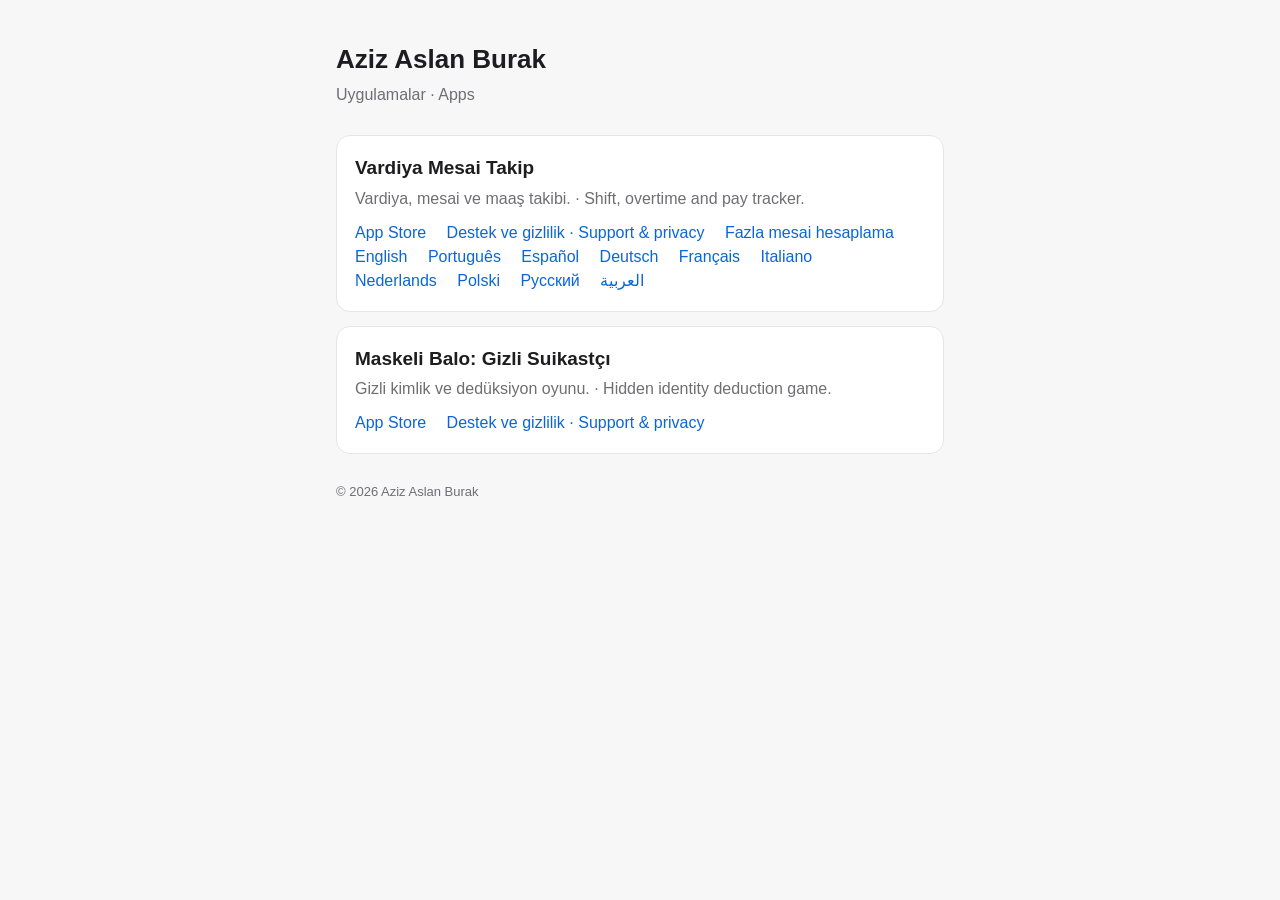
<file: index.html>
<!doctype html>
<html lang="tr">
<head>
<meta charset="utf-8">
<meta name="viewport" content="width=device-width, initial-scale=1">
<title>Aziz Aslan Burak – Uygulamalar</title>
<meta name="description" content="Vardiya Mesai Takip ve Maskeli Balo uygulamalarının geliştirici sayfası.">
<style>
  :root { --bg:#f7f7f8; --card:#fff; --text:#1d1d1f; --muted:#6e6e73; --link:#0a66d8; --line:#e5e5ea; }
  @media (prefers-color-scheme: dark) { :root { --bg:#111113; --card:#1c1c1f; --text:#f2f2f4; --muted:#a1a1a6; --link:#5ea1ff; --line:#2c2c30; } }
  * { box-sizing:border-box; }
  body { margin:0; background:var(--bg); color:var(--text); font:16px/1.5 -apple-system, BlinkMacSystemFont, "Segoe UI", Roboto, sans-serif; }
  main { max-width:640px; margin:0 auto; padding:40px 16px 56px; }
  h1 { font-size:26px; margin:0 0 4px; }
  .sub { color:var(--muted); margin:0 0 28px; }
  .app { background:var(--card); border:1px solid var(--line); border-radius:14px; padding:18px; margin-bottom:14px; }
  .app h2 { font-size:19px; margin:0 0 4px; }
  .app p { margin:0 0 10px; color:var(--muted); }
  .links a { color:var(--link); text-decoration:none; margin-right:16px; display:inline-block; }
  .links a:hover { text-decoration:underline; }
  footer { color:var(--muted); font-size:13px; margin-top:28px; }
</style>
</head>
<body>
<main>
  <h1>Aziz Aslan Burak</h1>
  <p class="sub">Uygulamalar · Apps</p>

  <section class="app">
    <h2>Vardiya Mesai Takip</h2>
    <p>Vardiya, mesai ve maaş takibi. · Shift, overtime and pay tracker.</p>
    <div class="links">
      <a href="https://apps.apple.com/app/id6821146979">App Store</a>
      <a href="https://sites.google.com/view/vardiya-mesai-takip">Destek ve gizlilik · Support &amp; privacy</a>
      <a href="/fazla-mesai-hesaplama/" lang="tr">Fazla mesai hesaplama</a>
      <a href="/overtime-calculator/" lang="en">English</a>
      <a href="/calculo-hora-extra/" lang="pt-BR">Português</a>
      <a href="/calcular-horas-extra/" lang="es">Español</a>
      <a href="/ueberstunden-rechner/" lang="de">Deutsch</a>
      <a href="/calcul-heures-supplementaires/" lang="fr">Français</a>
      <a href="/calcolo-straordinari/" lang="it">Italiano</a>
      <a href="/overuren-berekenen/" lang="nl">Nederlands</a>
      <a href="/kalkulator-nadgodzin/" lang="pl">Polski</a>
      <a href="/raschet-sverhurochnyh/" lang="ru">Русский</a>
      <a href="/hesab-alamal-aledafi/" lang="ar">العربية</a>
    </div>
  </section>

  <section class="app">
    <h2>Maskeli Balo: Gizli Suikastçı</h2>
    <p>Gizli kimlik ve dedüksiyon oyunu. · Hidden identity deduction game.</p>
    <div class="links">
      <a href="https://apps.apple.com/app/id6821147791">App Store</a>
      <a href="https://sites.google.com/view/maskeli-balo">Destek ve gizlilik · Support &amp; privacy</a>
    </div>
  </section>

  <footer>© 2026 Aziz Aslan Burak</footer>
</main>
</body>
</html>
</file>
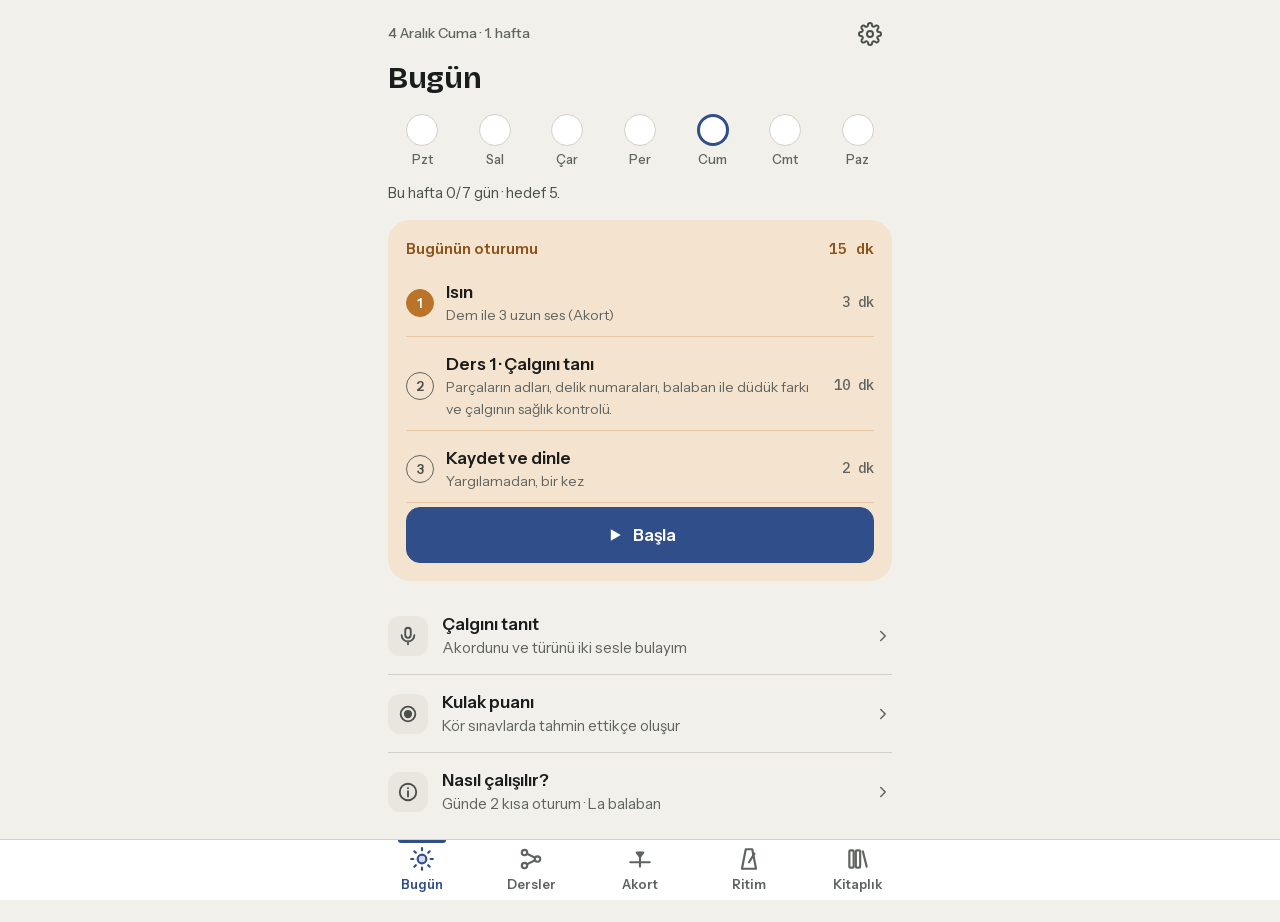
<file: balaban/index.html>
<!doctype html>
<html lang="tr">
<head>
<meta charset="utf-8">
<meta name="viewport" content="width=device-width,initial-scale=1,viewport-fit=cover">
<title>Balaban Ustası</title>
<meta name="description" content="Hocasız balaban (düdük) öğrenmek için mikrofonla dinleyen, adım adım ders veren uygulama.">
<meta name="theme-color" content="#F1F0EB" media="(prefers-color-scheme: light)">
<meta name="theme-color" content="#121513" media="(prefers-color-scheme: dark)">
<link rel="manifest" href="manifest.webmanifest">
<link rel="icon" href="ikon/ikon.svg" type="image/svg+xml">
<link rel="apple-touch-icon" href="ikon/ikon-180.png">
<meta name="apple-mobile-web-app-capable" content="yes">
<meta name="apple-mobile-web-app-title" content="Balaban Ustası">
<link rel="stylesheet" href="css/yazi.css">
<link rel="stylesheet" href="css/app.css">
</head>
<body>
<main id="ekran" tabindex="-1"></main>
<nav class="sekmeler" aria-label="Ana menü"><ul></ul></nav>
<script src="lib/abcjs-basic-min.js"></script>
<script type="module" src="js/main.js"></script>
</body>
</html>
</file>
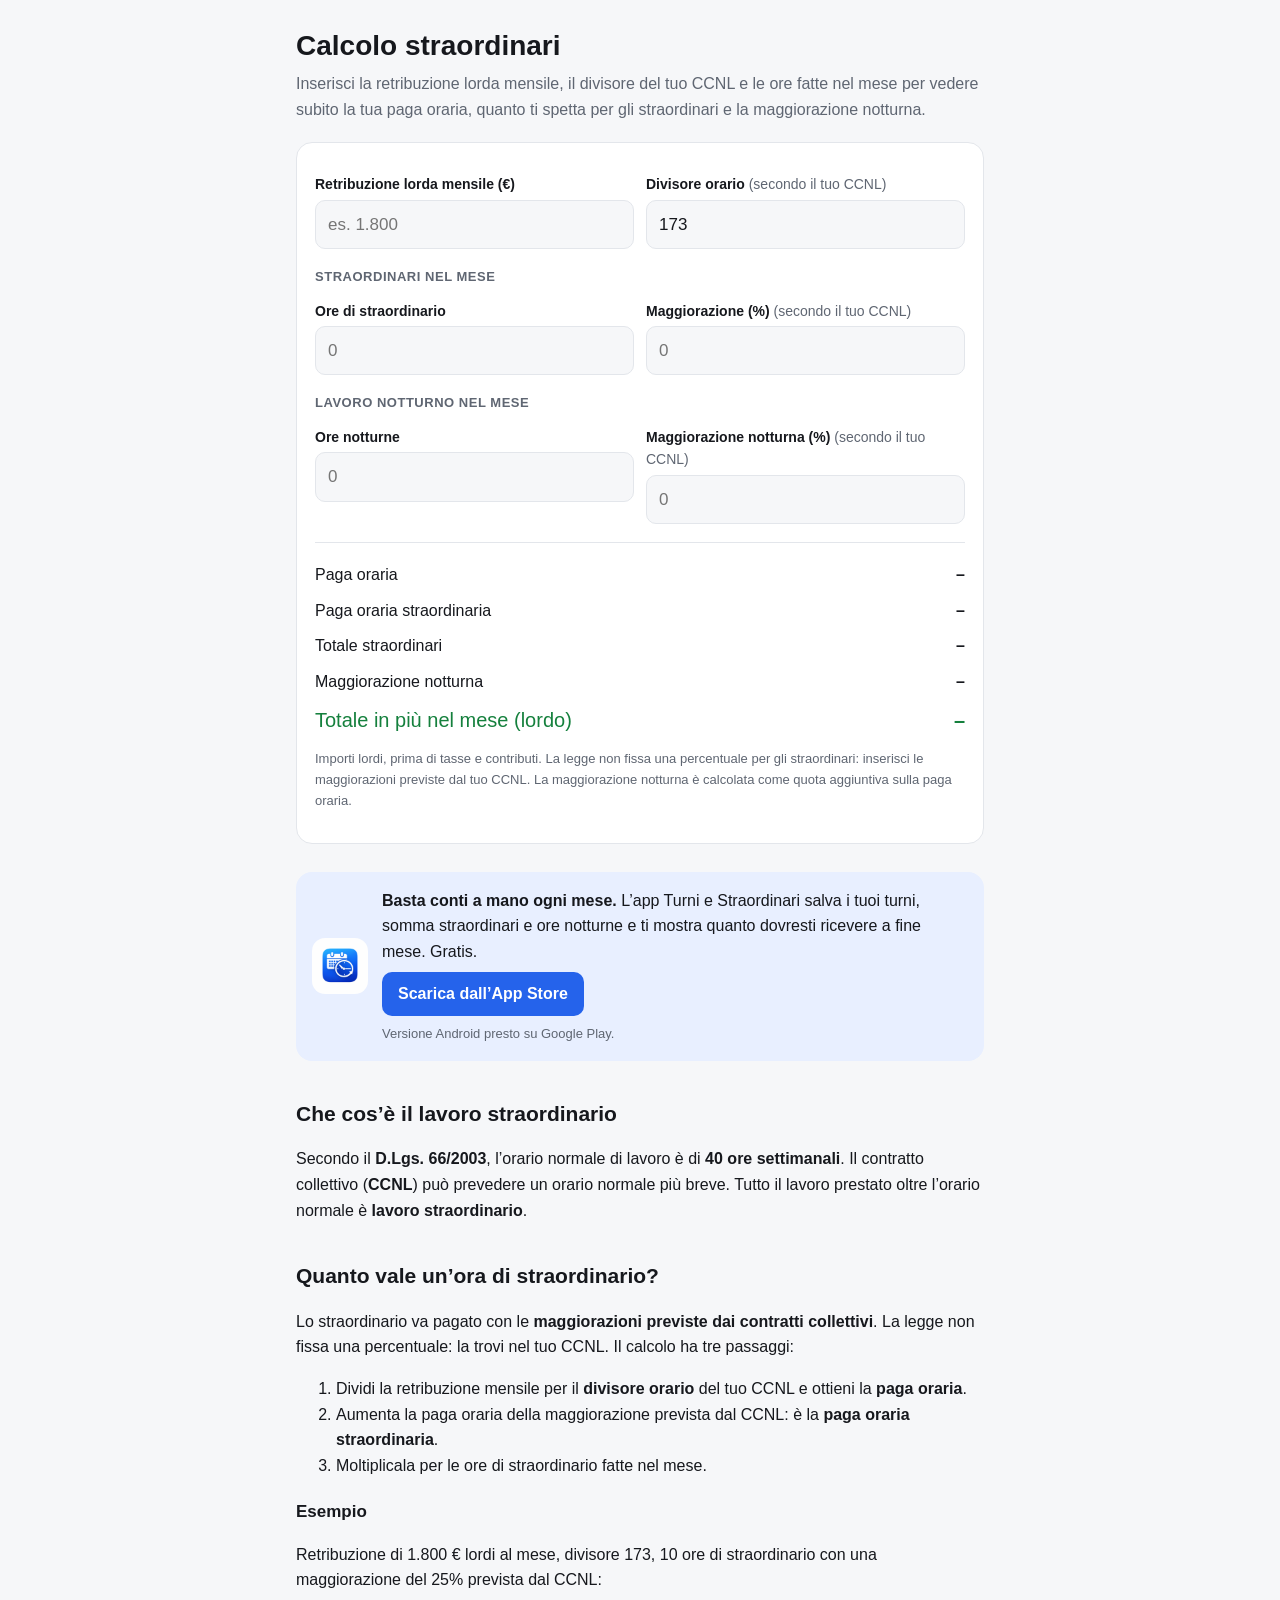
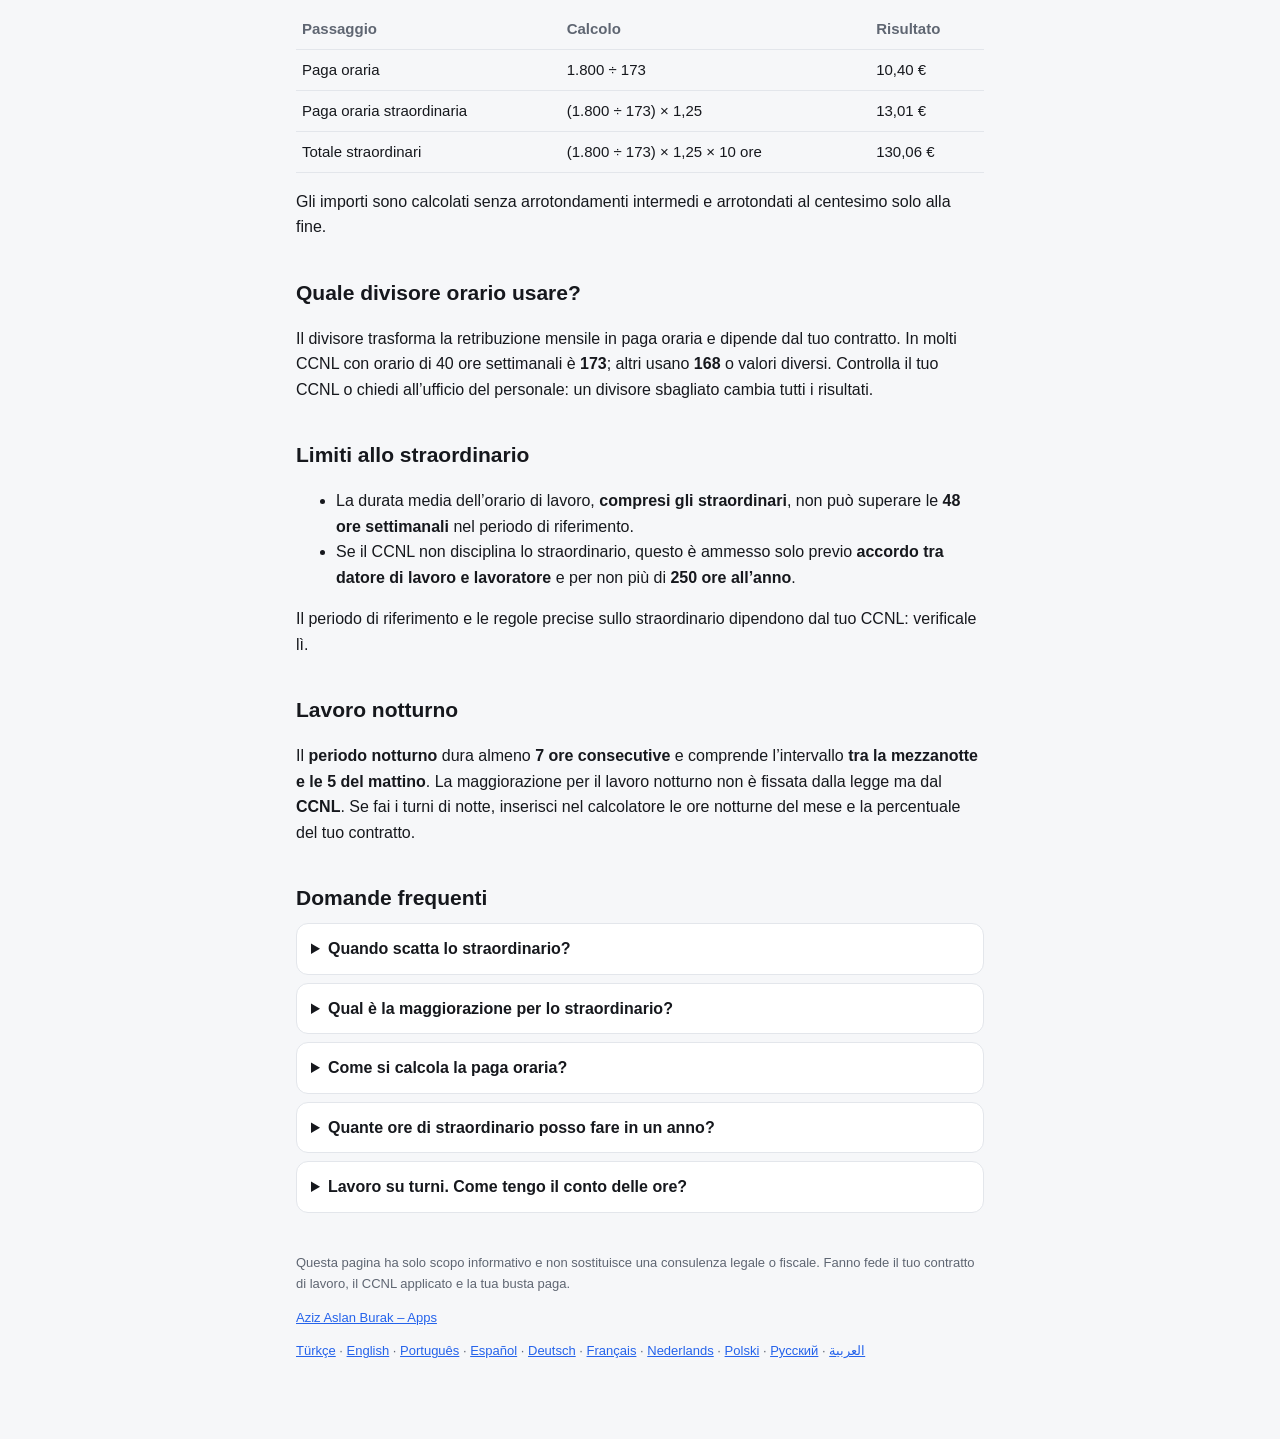
<file: calcolo-straordinari/index.html>
<!doctype html>
<html lang="it" dir="ltr">
<head>
<meta charset="utf-8">
<meta name="viewport" content="width=device-width, initial-scale=1">
<title>Calcolo straordinari – paga oraria, maggiorazione e lavoro notturno</title>
<meta name="description" content="Calcola il tuo straordinario: paga oraria dallo stipendio lordo con il divisore del CCNL, maggiorazione dello straordinario e maggiorazione notturna. Esempio passo per passo e regole del D.Lgs. 66/2003.">
<link rel="canonical" href="https://azizaslanburak.github.io/calcolo-straordinari/">
<!-- hreflang -->
<link rel="alternate" hreflang="tr" href="https://azizaslanburak.github.io/fazla-mesai-hesaplama/">
<link rel="alternate" hreflang="en" href="https://azizaslanburak.github.io/overtime-calculator/">
<link rel="alternate" hreflang="pt-BR" href="https://azizaslanburak.github.io/calculo-hora-extra/">
<link rel="alternate" hreflang="es" href="https://azizaslanburak.github.io/calcular-horas-extra/">
<link rel="alternate" hreflang="de" href="https://azizaslanburak.github.io/ueberstunden-rechner/">
<link rel="alternate" hreflang="fr" href="https://azizaslanburak.github.io/calcul-heures-supplementaires/">
<link rel="alternate" hreflang="it" href="https://azizaslanburak.github.io/calcolo-straordinari/">
<link rel="alternate" hreflang="nl" href="https://azizaslanburak.github.io/overuren-berekenen/">
<link rel="alternate" hreflang="pl" href="https://azizaslanburak.github.io/kalkulator-nadgodzin/">
<link rel="alternate" hreflang="ru" href="https://azizaslanburak.github.io/raschet-sverhurochnyh/">
<link rel="alternate" hreflang="ar" href="https://azizaslanburak.github.io/hesab-alamal-aledafi/">
<link rel="alternate" hreflang="x-default" href="https://azizaslanburak.github.io/overtime-calculator/">
<!-- /hreflang -->
<meta name="apple-itunes-app" content="app-id=6821146979">
<meta property="og:title" content="Calcolo straordinari">
<meta property="og:description" content="Paga oraria, straordinari e maggiorazione notturna in un unico calcolatore.">
<meta property="og:type" content="website">
<meta property="og:url" content="https://azizaslanburak.github.io/calcolo-straordinari/">
<style>
  :root { --bg:#f6f7f9; --card:#fff; --text:#16181d; --muted:#5f6672; --accent:#2563eb; --accent-soft:#e8efff; --line:#e3e6eb; --good:#15803d; }
  @media (prefers-color-scheme: dark) { :root { --bg:#0f1115; --card:#181b21; --text:#eef0f3; --muted:#a0a7b3; --accent:#5b8dff; --accent-soft:#1d2740; --line:#2a2f38; --good:#4ade80; } }
  * { box-sizing:border-box; }
  body { margin:0; background:var(--bg); color:var(--text); font:16px/1.6 -apple-system, BlinkMacSystemFont, "Segoe UI", Roboto, sans-serif; }
  main { max-width:720px; margin:0 auto; padding:28px 16px 64px; }
  h1 { font-size:28px; line-height:1.25; margin:0 0 8px; }
  h2 { font-size:21px; margin:36px 0 8px; }
  h3 { font-size:17px; margin:20px 0 4px; }
  .lead { color:var(--muted); margin:0 0 20px; }
  .card { background:var(--card); border:1px solid var(--line); border-radius:16px; padding:18px; }
  label { display:block; font-weight:600; font-size:14px; margin:12px 0 4px; }
  .hint { font-weight:400; color:var(--muted); }
  input { width:100%; font:inherit; font-size:17px; padding:10px 12px; border-radius:10px; border:1px solid var(--line); background:var(--bg); color:var(--text); }
  input:focus { outline:2px solid var(--accent); outline-offset:1px; }
  .grid { display:grid; grid-template-columns:1fr 1fr; gap:0 12px; }
  @media (max-width:520px) { .grid { grid-template-columns:1fr; } }
  .sub { font-size:13px; font-weight:700; color:var(--muted); text-transform:uppercase; letter-spacing:.04em; margin:18px 0 0; }
  .result { margin-top:18px; border-top:1px solid var(--line); padding-top:14px; }
  .row { display:flex; justify-content:space-between; gap:12px; padding:5px 0; }
  .row span:last-child { font-variant-numeric:tabular-nums; font-weight:600; text-align:right; white-space:nowrap; }
  .total { font-size:20px; color:var(--good); }
  .note { font-size:13px; color:var(--muted); margin-top:8px; }
  .cta { display:flex; gap:14px; align-items:center; background:var(--accent-soft); border-radius:16px; padding:16px; margin:28px 0; }
  .cta img { width:56px; height:56px; border-radius:13px; flex:none; }
  .cta p { margin:0 0 8px; }
  .btn { display:inline-block; background:var(--accent); color:#fff; text-decoration:none; font-weight:700; padding:9px 16px; border-radius:10px; }
  table { width:100%; border-collapse:collapse; margin:8px 0; font-size:15px; }
  th, td { text-align:left; padding:8px 6px; border-bottom:1px solid var(--line); vertical-align:top; }
  th { color:var(--muted); font-weight:600; }
  details { background:var(--card); border:1px solid var(--line); border-radius:12px; padding:12px 14px; margin:8px 0; }
  summary { font-weight:600; cursor:pointer; }
  a { color:var(--accent); }
  footer { color:var(--muted); font-size:13px; margin-top:40px; }
</style>
<script type="application/ld+json">
{
 "@context": "https://schema.org",
 "@type": "FAQPage",
 "mainEntity": [
  {
   "@type": "Question",
   "name": "Quando scatta lo straordinario?",
   "acceptedAnswer": {
    "@type": "Answer",
    "text": "Quando lavori oltre l’orario normale. Per il D.Lgs. 66/2003 l’orario normale è di 40 ore settimanali, ma il tuo CCNL può prevederne uno più breve."
   }
  },
  {
   "@type": "Question",
   "name": "Qual è la maggiorazione per lo straordinario?",
   "acceptedAnswer": {
    "@type": "Answer",
    "text": "La legge non fissa una percentuale: lo straordinario va pagato con le maggiorazioni previste dai contratti collettivi. Controlla il tuo CCNL."
   }
  },
  {
   "@type": "Question",
   "name": "Come si calcola la paga oraria?",
   "acceptedAnswer": {
    "@type": "Answer",
    "text": "Dividi la retribuzione mensile per il divisore orario del tuo CCNL. In molti contratti a 40 ore il divisore è 173, altri usano 168 o valori diversi. Con 1.800 € e divisore 173 la paga oraria è di circa 10,40 €."
   }
  },
  {
   "@type": "Question",
   "name": "Quante ore di straordinario posso fare in un anno?",
   "acceptedAnswer": {
    "@type": "Answer",
    "text": "Se il CCNL non lo regola, lo straordinario è ammesso solo con un accordo tra datore di lavoro e lavoratore e fino a 250 ore all’anno. In ogni caso la media settimanale, straordinari compresi, non può superare le 48 ore nel periodo di riferimento."
   }
  },
  {
   "@type": "Question",
   "name": "Lavoro su turni. Come tengo il conto delle ore?",
   "acceptedAnswer": {
    "@type": "Answer",
    "text": "Annota ogni giorno inizio e fine del turno e tieni separate le ore notturne. Con l’app Turni e Straordinari inserisci i turni una volta sola, il calendario si compila da solo e aggiungi soltanto le ore in più."
   }
  }
 ]
}
</script>
</head>
<body>
<main>
  <h1>Calcolo straordinari</h1>
  <p class="lead">Inserisci la retribuzione lorda mensile, il divisore del tuo CCNL e le ore fatte nel mese per vedere subito la tua paga oraria, quanto ti spetta per gli straordinari e la maggiorazione notturna.</p>

  <section class="card" aria-label="Calcolatore degli straordinari">
    <div class="grid">
      <div>
        <label for="salary">Retribuzione lorda mensile (€)</label>
        <input id="salary" inputmode="decimal" autocomplete="off" placeholder="es. 1.800">
      </div>
      <div>
        <label for="divisor">Divisore orario <span class="hint">(secondo il tuo CCNL)</span></label>
        <input id="divisor" inputmode="decimal" autocomplete="off" value="173">
      </div>
    </div>
    <p class="sub">Straordinari nel mese</p>
    <div class="grid">
      <div>
        <label for="ot">Ore di straordinario</label>
        <input id="ot" inputmode="decimal" autocomplete="off" placeholder="0">
      </div>
      <div>
        <label for="otRate">Maggiorazione (%) <span class="hint">(secondo il tuo CCNL)</span></label>
        <input id="otRate" inputmode="decimal" autocomplete="off" placeholder="0">
      </div>
    </div>
    <p class="sub">Lavoro notturno nel mese</p>
    <div class="grid">
      <div>
        <label for="night">Ore notturne</label>
        <input id="night" inputmode="decimal" autocomplete="off" placeholder="0">
      </div>
      <div>
        <label for="nightRate">Maggiorazione notturna (%) <span class="hint">(secondo il tuo CCNL)</span></label>
        <input id="nightRate" inputmode="decimal" autocomplete="off" placeholder="0">
      </div>
    </div>

    <div class="result" aria-live="polite">
      <div class="row"><span>Paga oraria</span><span id="r-hour">–</span></div>
      <div class="row"><span>Paga oraria straordinaria</span><span id="r-othour">–</span></div>
      <div class="row"><span>Totale straordinari</span><span id="r-ot">–</span></div>
      <div class="row"><span>Maggiorazione notturna</span><span id="r-night">–</span></div>
      <div class="row total"><span>Totale in più nel mese (lordo)</span><span id="r-total">–</span></div>
      <p class="note">Importi lordi, prima di tasse e contributi. La legge non fissa una percentuale per gli straordinari: inserisci le maggiorazioni previste dal tuo CCNL. La maggiorazione notturna è calcolata come quota aggiuntiva sulla paga oraria.</p>
    </div>
  </section>

  <div class="cta">
    <img src="/assets/vardiya-icon.png" alt="" width="56" height="56">
    <div>
      <p><strong>Basta conti a mano ogni mese.</strong> L’app Turni e Straordinari salva i tuoi turni, somma straordinari e ore notturne e ti mostra quanto dovresti ricevere a fine mese. Gratis.</p>
      <a class="btn" href="https://apps.apple.com/it/app/id6821146979">Scarica dall’App Store</a>
      <p class="note" style="margin:8px 0 0">Versione Android presto su Google Play.</p>
    </div>
  </div>

<h2>Che cos’è il lavoro straordinario</h2>
  <p>Secondo il <strong>D.Lgs. 66/2003</strong>, l’orario normale di lavoro è di <strong>40 ore settimanali</strong>. Il contratto collettivo (<strong>CCNL</strong>) può prevedere un orario normale più breve. Tutto il lavoro prestato oltre l’orario normale è <strong>lavoro straordinario</strong>.</p>

  <h2>Quanto vale un’ora di straordinario?</h2>
  <p>Lo straordinario va pagato con le <strong>maggiorazioni previste dai contratti collettivi</strong>. La legge non fissa una percentuale: la trovi nel tuo CCNL. Il calcolo ha tre passaggi:</p>
  <ol>
    <li>Dividi la retribuzione mensile per il <strong>divisore orario</strong> del tuo CCNL e ottieni la <strong>paga oraria</strong>.</li>
    <li>Aumenta la paga oraria della maggiorazione prevista dal CCNL: è la <strong>paga oraria straordinaria</strong>.</li>
    <li>Moltiplicala per le ore di straordinario fatte nel mese.</li>
  </ol>

  <h3>Esempio</h3>
  <p>Retribuzione di 1.800 € lordi al mese, divisore 173, 10 ore di straordinario con una maggiorazione del 25% prevista dal CCNL:</p>
  <table>
    <tr><th>Passaggio</th><th>Calcolo</th><th>Risultato</th></tr>
    <tr><td>Paga oraria</td><td>1.800 ÷ 173</td><td>10,40 €</td></tr>
    <tr><td>Paga oraria straordinaria</td><td>(1.800 ÷ 173) × 1,25</td><td>13,01 €</td></tr>
    <tr><td>Totale straordinari</td><td>(1.800 ÷ 173) × 1,25 × 10 ore</td><td>130,06 €</td></tr>
  </table>
  <p>Gli importi sono calcolati senza arrotondamenti intermedi e arrotondati al centesimo solo alla fine.</p>

  <h2>Quale divisore orario usare?</h2>
  <p>Il divisore trasforma la retribuzione mensile in paga oraria e dipende dal tuo contratto. In molti CCNL con orario di 40 ore settimanali è <strong>173</strong>; altri usano <strong>168</strong> o valori diversi. Controlla il tuo CCNL o chiedi all’ufficio del personale: un divisore sbagliato cambia tutti i risultati.</p>

  <h2>Limiti allo straordinario</h2>
  <ul>
    <li>La durata media dell’orario di lavoro, <strong>compresi gli straordinari</strong>, non può superare le <strong>48 ore settimanali</strong> nel periodo di riferimento.</li>
    <li>Se il CCNL non disciplina lo straordinario, questo è ammesso solo previo <strong>accordo tra datore di lavoro e lavoratore</strong> e per non più di <strong>250 ore all’anno</strong>.</li>
  </ul>
  <p>Il periodo di riferimento e le regole precise sullo straordinario dipendono dal tuo CCNL: verificale lì.</p>

  <h2>Lavoro notturno</h2>
  <p>Il <strong>periodo notturno</strong> dura almeno <strong>7 ore consecutive</strong> e comprende l’intervallo <strong>tra la mezzanotte e le 5 del mattino</strong>. La maggiorazione per il lavoro notturno non è fissata dalla legge ma dal <strong>CCNL</strong>. Se fai i turni di notte, inserisci nel calcolatore le ore notturne del mese e la percentuale del tuo contratto.</p>

  <h2>Domande frequenti</h2>
  <details><summary>Quando scatta lo straordinario?</summary>
    <p>Quando lavori oltre l’orario normale. Per il D.Lgs. 66/2003 l’orario normale è di 40 ore settimanali, ma il tuo CCNL può prevederne uno più breve.</p></details>
  <details><summary>Qual è la maggiorazione per lo straordinario?</summary>
    <p>La legge non fissa una percentuale: lo straordinario va pagato con le maggiorazioni previste dai contratti collettivi. Controlla il tuo CCNL.</p></details>
  <details><summary>Come si calcola la paga oraria?</summary>
    <p>Dividi la retribuzione mensile per il divisore orario del tuo CCNL. In molti contratti a 40 ore il divisore è 173, altri usano 168 o valori diversi. Con 1.800 € e divisore 173 la paga oraria è di circa 10,40 €.</p></details>
  <details><summary>Quante ore di straordinario posso fare in un anno?</summary>
    <p>Se il CCNL non lo regola, lo straordinario è ammesso solo con un accordo tra datore di lavoro e lavoratore e fino a 250 ore all’anno. In ogni caso la media settimanale, straordinari compresi, non può superare le 48 ore nel periodo di riferimento.</p></details>
  <details><summary>Lavoro su turni. Come tengo il conto delle ore?</summary>
    <p>Annota ogni giorno inizio e fine del turno e tieni separate le ore notturne. Con l’app Turni e Straordinari inserisci i turni una volta sola, il calendario si compila da solo e aggiungi soltanto le ore in più.</p></details>

  <footer>
    <p>Questa pagina ha solo scopo informativo e non sostituisce una consulenza legale o fiscale. Fanno fede il tuo contratto di lavoro, il CCNL applicato e la tua busta paga.</p>
    <p><a href="/">Aziz Aslan Burak – Apps</a></p>
    <p class="note"><a href="/fazla-mesai-hesaplama/" hreflang="tr" lang="tr">Türkçe</a> · <a href="/overtime-calculator/" hreflang="en" lang="en">English</a> · <a href="/calculo-hora-extra/" hreflang="pt-BR" lang="pt-BR">Português</a> · <a href="/calcular-horas-extra/" hreflang="es" lang="es">Español</a> · <a href="/ueberstunden-rechner/" hreflang="de" lang="de">Deutsch</a> · <a href="/calcul-heures-supplementaires/" hreflang="fr" lang="fr">Français</a> · <a href="/overuren-berekenen/" hreflang="nl" lang="nl">Nederlands</a> · <a href="/kalkulator-nadgodzin/" hreflang="pl" lang="pl">Polski</a> · <a href="/raschet-sverhurochnyh/" hreflang="ru" lang="ru">Русский</a> · <a href="/hesab-alamal-aledafi/" hreflang="ar" lang="ar">العربية</a></p>
  </footer>
</main>
<script>
(function () {
  var $ = function (id) { return document.getElementById(id); };
  var DEC = ",";
  var v = function (id) {
    var s = ($(id).value || '').trim().replace(/[\s\u00a0\u202f]/g, '').replace(/[^0-9.,-]/g, '');
    if (DEC === ',') {
      if (s.indexOf(',') !== -1) s = s.replace(/\./g, '').replace(',', '.');
      else if (/^\d{1,3}(\.\d{3})+$/.test(s)) s = s.replace(/\./g, '');
    } else {
      s = s.replace(/,/g, '');
    }
    var n = parseFloat(s);
    return isFinite(n) && n > 0 ? n : 0;
  };
  var fmt = function (n) { return n.toLocaleString("it-IT", { style: 'currency', currency: "EUR" }); };
  var OUT = ["r-hour", "r-othour", "r-ot", "r-night", "r-total"];
  function calc(v) {
var salary = v("salary"), divisor = v("divisor");
if (!salary || !divisor) return null;
var hour = salary / divisor;
var otHour = hour * (1 + v("otRate") / 100);
var ot = otHour * v("ot");
var night = hour * v("nightRate") / 100 * v("night");
return { "r-hour": hour, "r-othour": otHour, "r-ot": ot, "r-night": night, "r-total": ot + night };
  }
  function run() {
    var r = calc(v);
    OUT.forEach(function (k) { $(k).textContent = r && typeof r[k] === 'number' && isFinite(r[k]) ? fmt(r[k]) : '–'; });
  }
  ["salary", "divisor", "ot", "otRate", "night", "nightRate"].forEach(function (id) { $(id).addEventListener('input', run); });
})();
</script>
</body>
</html>
</file>
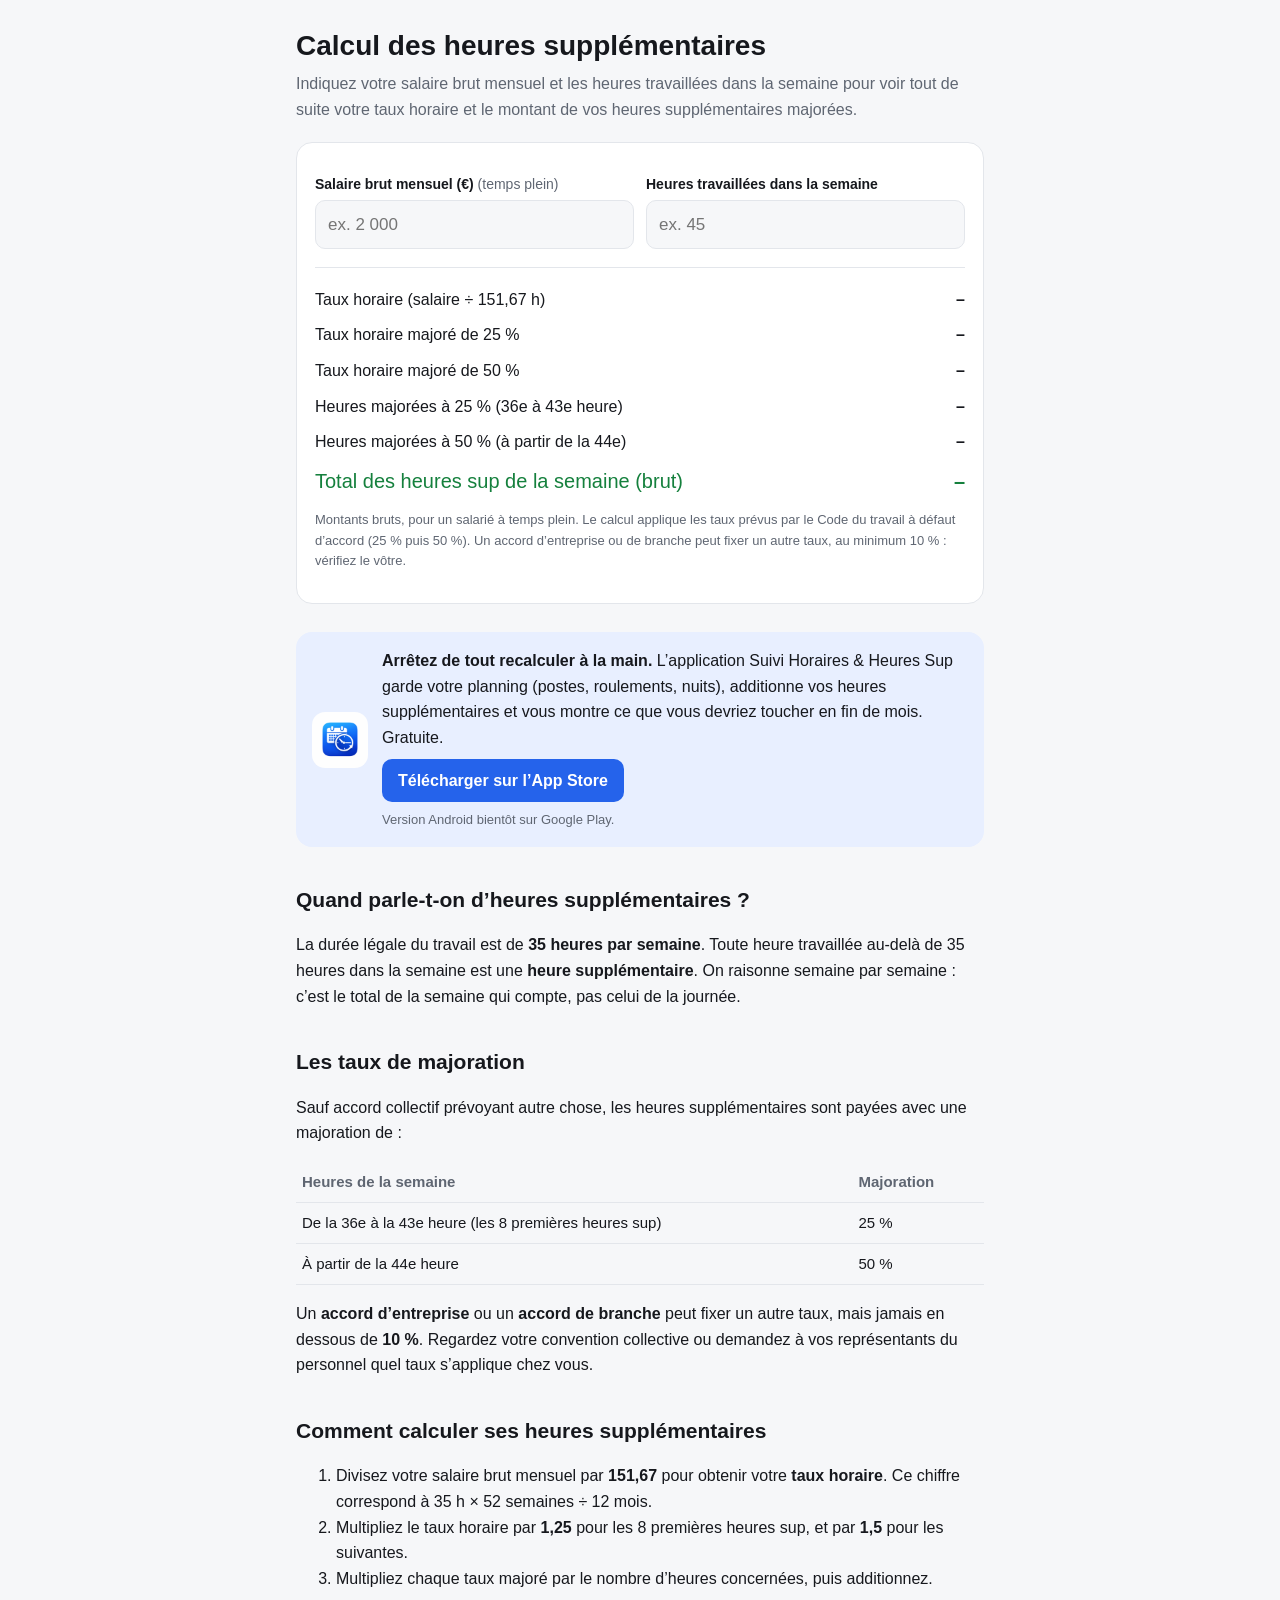
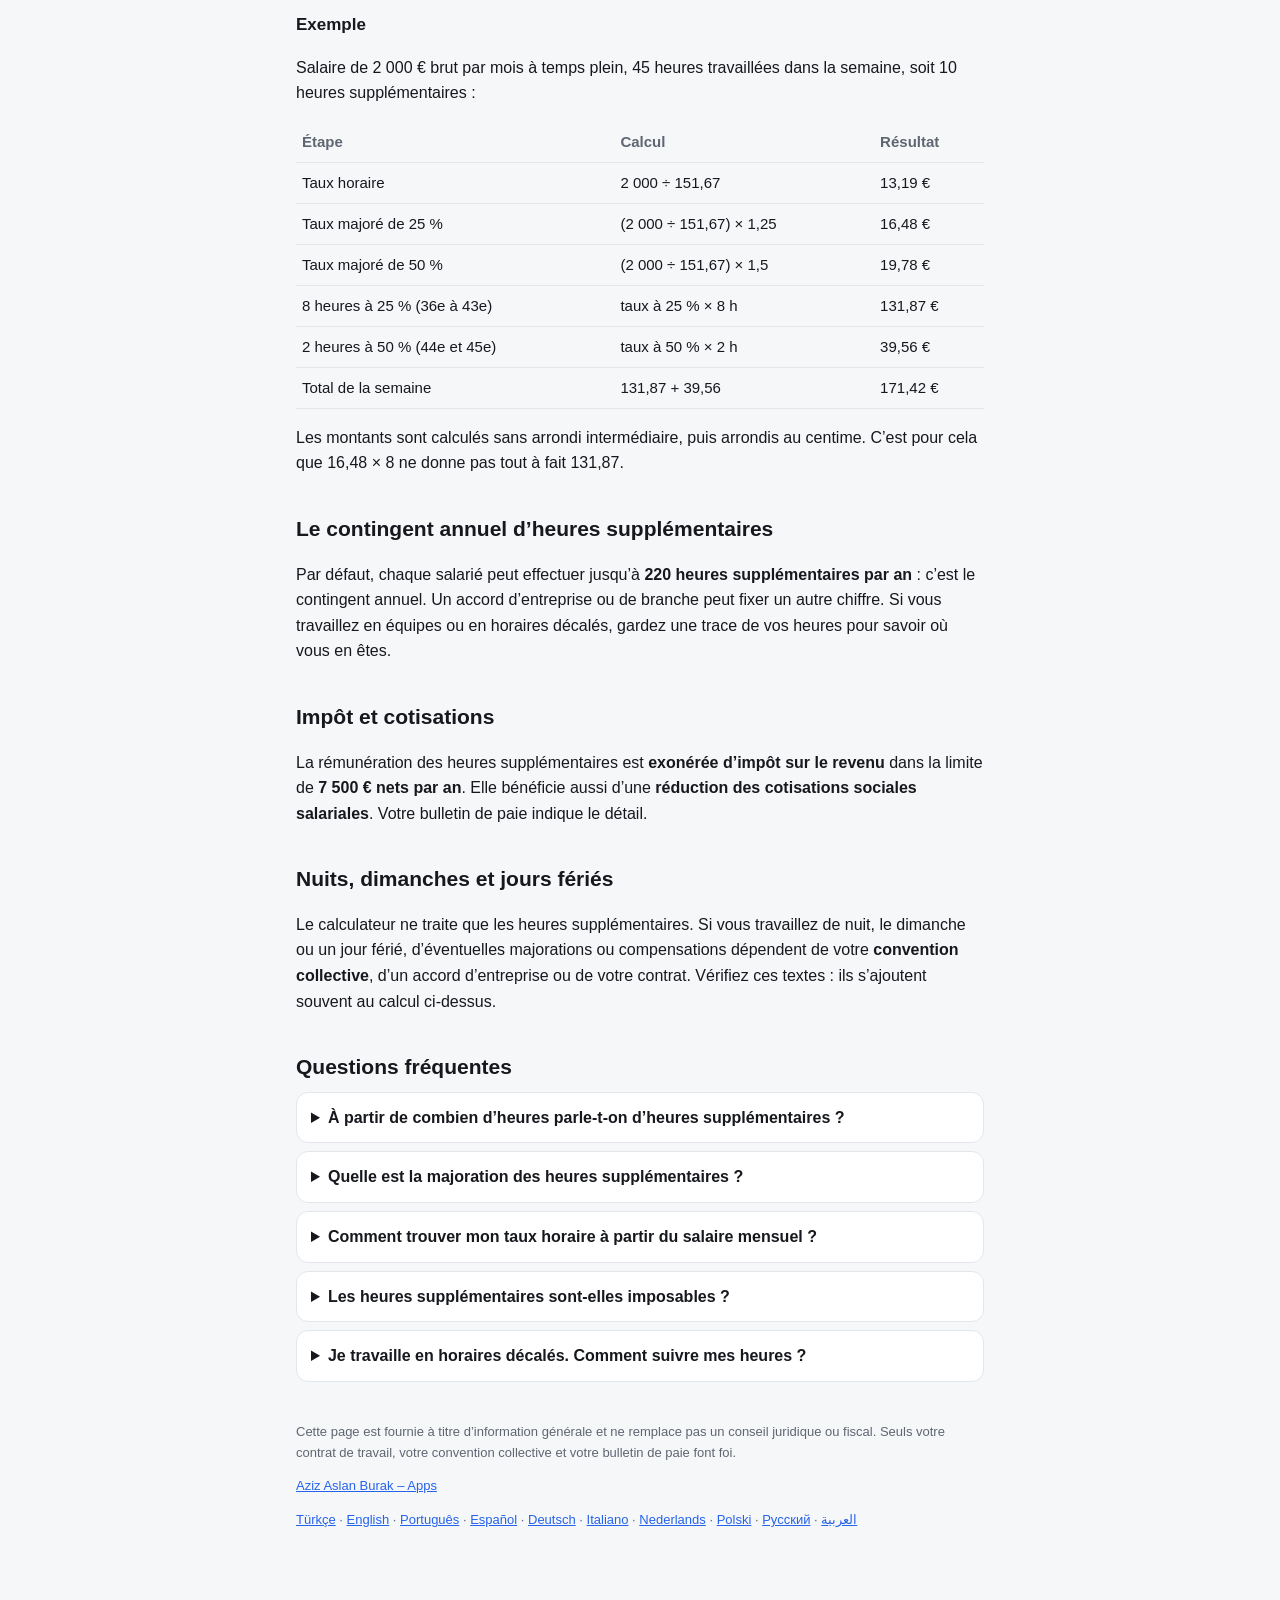
<file: calcul-heures-supplementaires/index.html>
<!doctype html>
<html lang="fr" dir="ltr">
<head>
<meta charset="utf-8">
<meta name="viewport" content="width=device-width, initial-scale=1">
<title>Calcul des heures supplémentaires – majoration 25 % et 50 %</title>
<meta name="description" content="Calculez vos heures supplémentaires : taux horaire à partir du salaire brut (151,67 h), majoration de 25 % de la 36e à la 43e heure et de 50 % à partir de la 44e. Exemple pas à pas et règles du Code du travail.">
<link rel="canonical" href="https://azizaslanburak.github.io/calcul-heures-supplementaires/">
<!-- hreflang -->
<link rel="alternate" hreflang="tr" href="https://azizaslanburak.github.io/fazla-mesai-hesaplama/">
<link rel="alternate" hreflang="en" href="https://azizaslanburak.github.io/overtime-calculator/">
<link rel="alternate" hreflang="pt-BR" href="https://azizaslanburak.github.io/calculo-hora-extra/">
<link rel="alternate" hreflang="es" href="https://azizaslanburak.github.io/calcular-horas-extra/">
<link rel="alternate" hreflang="de" href="https://azizaslanburak.github.io/ueberstunden-rechner/">
<link rel="alternate" hreflang="fr" href="https://azizaslanburak.github.io/calcul-heures-supplementaires/">
<link rel="alternate" hreflang="it" href="https://azizaslanburak.github.io/calcolo-straordinari/">
<link rel="alternate" hreflang="nl" href="https://azizaslanburak.github.io/overuren-berekenen/">
<link rel="alternate" hreflang="pl" href="https://azizaslanburak.github.io/kalkulator-nadgodzin/">
<link rel="alternate" hreflang="ru" href="https://azizaslanburak.github.io/raschet-sverhurochnyh/">
<link rel="alternate" hreflang="ar" href="https://azizaslanburak.github.io/hesab-alamal-aledafi/">
<link rel="alternate" hreflang="x-default" href="https://azizaslanburak.github.io/overtime-calculator/">
<!-- /hreflang -->
<meta name="apple-itunes-app" content="app-id=6821146979">
<meta property="og:title" content="Calcul des heures supplémentaires">
<meta property="og:description" content="Taux horaire, majorations de 25 % et 50 % et total de vos heures sup en un seul calcul.">
<meta property="og:type" content="website">
<meta property="og:url" content="https://azizaslanburak.github.io/calcul-heures-supplementaires/">
<style>
  :root { --bg:#f6f7f9; --card:#fff; --text:#16181d; --muted:#5f6672; --accent:#2563eb; --accent-soft:#e8efff; --line:#e3e6eb; --good:#15803d; }
  @media (prefers-color-scheme: dark) { :root { --bg:#0f1115; --card:#181b21; --text:#eef0f3; --muted:#a0a7b3; --accent:#5b8dff; --accent-soft:#1d2740; --line:#2a2f38; --good:#4ade80; } }
  * { box-sizing:border-box; }
  body { margin:0; background:var(--bg); color:var(--text); font:16px/1.6 -apple-system, BlinkMacSystemFont, "Segoe UI", Roboto, sans-serif; }
  main { max-width:720px; margin:0 auto; padding:28px 16px 64px; }
  h1 { font-size:28px; line-height:1.25; margin:0 0 8px; }
  h2 { font-size:21px; margin:36px 0 8px; }
  h3 { font-size:17px; margin:20px 0 4px; }
  .lead { color:var(--muted); margin:0 0 20px; }
  .card { background:var(--card); border:1px solid var(--line); border-radius:16px; padding:18px; }
  label { display:block; font-weight:600; font-size:14px; margin:12px 0 4px; }
  .hint { font-weight:400; color:var(--muted); }
  input { width:100%; font:inherit; font-size:17px; padding:10px 12px; border-radius:10px; border:1px solid var(--line); background:var(--bg); color:var(--text); }
  input:focus { outline:2px solid var(--accent); outline-offset:1px; }
  .grid { display:grid; grid-template-columns:1fr 1fr; gap:0 12px; }
  @media (max-width:520px) { .grid { grid-template-columns:1fr; } }
  .sub { font-size:13px; font-weight:700; color:var(--muted); text-transform:uppercase; letter-spacing:.04em; margin:18px 0 0; }
  .result { margin-top:18px; border-top:1px solid var(--line); padding-top:14px; }
  .row { display:flex; justify-content:space-between; gap:12px; padding:5px 0; }
  .row span:last-child { font-variant-numeric:tabular-nums; font-weight:600; text-align:right; white-space:nowrap; }
  .total { font-size:20px; color:var(--good); }
  .note { font-size:13px; color:var(--muted); margin-top:8px; }
  .cta { display:flex; gap:14px; align-items:center; background:var(--accent-soft); border-radius:16px; padding:16px; margin:28px 0; }
  .cta img { width:56px; height:56px; border-radius:13px; flex:none; }
  .cta p { margin:0 0 8px; }
  .btn { display:inline-block; background:var(--accent); color:#fff; text-decoration:none; font-weight:700; padding:9px 16px; border-radius:10px; }
  table { width:100%; border-collapse:collapse; margin:8px 0; font-size:15px; }
  th, td { text-align:left; padding:8px 6px; border-bottom:1px solid var(--line); vertical-align:top; }
  th { color:var(--muted); font-weight:600; }
  details { background:var(--card); border:1px solid var(--line); border-radius:12px; padding:12px 14px; margin:8px 0; }
  summary { font-weight:600; cursor:pointer; }
  a { color:var(--accent); }
  footer { color:var(--muted); font-size:13px; margin-top:40px; }
</style>
<script type="application/ld+json">
{
 "@context": "https://schema.org",
 "@type": "FAQPage",
 "mainEntity": [
  {
   "@type": "Question",
   "name": "À partir de combien d’heures parle-t-on d’heures supplémentaires ?",
   "acceptedAnswer": {
    "@type": "Answer",
    "text": "À partir de la 36e heure. La durée légale du travail est de 35 heures par semaine ; chaque heure travaillée au-delà dans la semaine est une heure supplémentaire."
   }
  },
  {
   "@type": "Question",
   "name": "Quelle est la majoration des heures supplémentaires ?",
   "acceptedAnswer": {
    "@type": "Answer",
    "text": "Sauf accord collectif différent : 25 % pour les 8 premières heures (de la 36e à la 43e) et 50 % à partir de la 44e. Un accord d’entreprise ou de branche peut fixer un autre taux, sans descendre sous 10 %."
   }
  },
  {
   "@type": "Question",
   "name": "Comment trouver mon taux horaire à partir du salaire mensuel ?",
   "acceptedAnswer": {
    "@type": "Answer",
    "text": "Pour un temps plein, divisez le salaire brut mensuel par 151,67 heures (35 h × 52 semaines ÷ 12 mois). Avec 2 000 € brut, le taux horaire est d’environ 13,19 €."
   }
  },
  {
   "@type": "Question",
   "name": "Les heures supplémentaires sont-elles imposables ?",
   "acceptedAnswer": {
    "@type": "Answer",
    "text": "Elles sont exonérées d’impôt sur le revenu dans la limite de 7 500 € nets par an et bénéficient d’une réduction des cotisations sociales salariales."
   }
  },
  {
   "@type": "Question",
   "name": "Je travaille en horaires décalés. Comment suivre mes heures ?",
   "acceptedAnswer": {
    "@type": "Answer",
    "text": "Notez chaque jour votre heure d’arrivée et de départ, et faites le total semaine par semaine. Dans l’application Suivi Horaires & Heures Sup, vous saisissez votre planning une fois, le calendrier se remplit tout seul et vous ajoutez seulement les heures en plus."
   }
  }
 ]
}
</script>
</head>
<body>
<main>
  <h1>Calcul des heures supplémentaires</h1>
  <p class="lead">Indiquez votre salaire brut mensuel et les heures travaillées dans la semaine pour voir tout de suite votre taux horaire et le montant de vos heures supplémentaires majorées.</p>

  <section class="card" aria-label="Calculateur d’heures supplémentaires">
    <div class="grid">
      <div>
        <label for="salary">Salaire brut mensuel (€) <span class="hint">(temps plein)</span></label>
        <input id="salary" inputmode="decimal" autocomplete="off" placeholder="ex. 2 000">
      </div>
      <div>
        <label for="hours">Heures travaillées dans la semaine</label>
        <input id="hours" inputmode="decimal" autocomplete="off" placeholder="ex. 45">
      </div>
    </div>

    <div class="result" aria-live="polite">
      <div class="row"><span>Taux horaire (salaire ÷ 151,67 h)</span><span id="r-hour">–</span></div>
      <div class="row"><span>Taux horaire majoré de 25 %</span><span id="r-rate25">–</span></div>
      <div class="row"><span>Taux horaire majoré de 50 %</span><span id="r-rate50">–</span></div>
      <div class="row"><span>Heures majorées à 25 % (36e à 43e heure)</span><span id="r-pay25">–</span></div>
      <div class="row"><span>Heures majorées à 50 % (à partir de la 44e)</span><span id="r-pay50">–</span></div>
      <div class="row total"><span>Total des heures sup de la semaine (brut)</span><span id="r-total">–</span></div>
      <p class="note">Montants bruts, pour un salarié à temps plein. Le calcul applique les taux prévus par le Code du travail à défaut d’accord (25 % puis 50 %). Un accord d’entreprise ou de branche peut fixer un autre taux, au minimum 10 % : vérifiez le vôtre.</p>
    </div>
  </section>

  <div class="cta">
    <img src="/assets/vardiya-icon.png" alt="" width="56" height="56">
    <div>
      <p><strong>Arrêtez de tout recalculer à la main.</strong> L’application Suivi Horaires &amp; Heures Sup garde votre planning (postes, roulements, nuits), additionne vos heures supplémentaires et vous montre ce que vous devriez toucher en fin de mois. Gratuite.</p>
      <a class="btn" href="https://apps.apple.com/fr/app/id6821146979">Télécharger sur l’App Store</a>
      <p class="note" style="margin:8px 0 0">Version Android bientôt sur Google Play.</p>
    </div>
  </div>

<h2>Quand parle-t-on d’heures supplémentaires ?</h2>
  <p>La durée légale du travail est de <strong>35 heures par semaine</strong>. Toute heure travaillée au-delà de 35 heures dans la semaine est une <strong>heure supplémentaire</strong>. On raisonne semaine par semaine : c’est le total de la semaine qui compte, pas celui de la journée.</p>

  <h2>Les taux de majoration</h2>
  <p>Sauf accord collectif prévoyant autre chose, les heures supplémentaires sont payées avec une majoration de :</p>
  <table>
    <tr><th>Heures de la semaine</th><th>Majoration</th></tr>
    <tr><td>De la 36e à la 43e heure (les 8 premières heures sup)</td><td>25 %</td></tr>
    <tr><td>À partir de la 44e heure</td><td>50 %</td></tr>
  </table>
  <p>Un <strong>accord d’entreprise</strong> ou un <strong>accord de branche</strong> peut fixer un autre taux, mais jamais en dessous de <strong>10 %</strong>. Regardez votre convention collective ou demandez à vos représentants du personnel quel taux s’applique chez vous.</p>

  <h2>Comment calculer ses heures supplémentaires</h2>
  <ol>
    <li>Divisez votre salaire brut mensuel par <strong>151,67</strong> pour obtenir votre <strong>taux horaire</strong>. Ce chiffre correspond à 35 h × 52 semaines ÷ 12 mois.</li>
    <li>Multipliez le taux horaire par <strong>1,25</strong> pour les 8 premières heures sup, et par <strong>1,5</strong> pour les suivantes.</li>
    <li>Multipliez chaque taux majoré par le nombre d’heures concernées, puis additionnez.</li>
  </ol>

  <h3>Exemple</h3>
  <p>Salaire de 2 000 € brut par mois à temps plein, 45 heures travaillées dans la semaine, soit 10 heures supplémentaires :</p>
  <table>
    <tr><th>Étape</th><th>Calcul</th><th>Résultat</th></tr>
    <tr><td>Taux horaire</td><td>2 000 ÷ 151,67</td><td>13,19 €</td></tr>
    <tr><td>Taux majoré de 25 %</td><td>(2 000 ÷ 151,67) × 1,25</td><td>16,48 €</td></tr>
    <tr><td>Taux majoré de 50 %</td><td>(2 000 ÷ 151,67) × 1,5</td><td>19,78 €</td></tr>
    <tr><td>8 heures à 25 % (36e à 43e)</td><td>taux à 25 % × 8 h</td><td>131,87 €</td></tr>
    <tr><td>2 heures à 50 % (44e et 45e)</td><td>taux à 50 % × 2 h</td><td>39,56 €</td></tr>
    <tr><td>Total de la semaine</td><td>131,87 + 39,56</td><td>171,42 €</td></tr>
  </table>
  <p>Les montants sont calculés sans arrondi intermédiaire, puis arrondis au centime. C’est pour cela que 16,48 × 8 ne donne pas tout à fait 131,87.</p>

  <h2>Le contingent annuel d’heures supplémentaires</h2>
  <p>Par défaut, chaque salarié peut effectuer jusqu’à <strong>220 heures supplémentaires par an</strong> : c’est le contingent annuel. Un accord d’entreprise ou de branche peut fixer un autre chiffre. Si vous travaillez en équipes ou en horaires décalés, gardez une trace de vos heures pour savoir où vous en êtes.</p>

  <h2>Impôt et cotisations</h2>
  <p>La rémunération des heures supplémentaires est <strong>exonérée d’impôt sur le revenu</strong> dans la limite de <strong>7 500 € nets par an</strong>. Elle bénéficie aussi d’une <strong>réduction des cotisations sociales salariales</strong>. Votre bulletin de paie indique le détail.</p>

  <h2>Nuits, dimanches et jours fériés</h2>
  <p>Le calculateur ne traite que les heures supplémentaires. Si vous travaillez de nuit, le dimanche ou un jour férié, d’éventuelles majorations ou compensations dépendent de votre <strong>convention collective</strong>, d’un accord d’entreprise ou de votre contrat. Vérifiez ces textes : ils s’ajoutent souvent au calcul ci-dessus.</p>

  <h2>Questions fréquentes</h2>
  <details><summary>À partir de combien d’heures parle-t-on d’heures supplémentaires ?</summary>
    <p>À partir de la 36e heure. La durée légale du travail est de 35 heures par semaine ; chaque heure travaillée au-delà dans la semaine est une heure supplémentaire.</p></details>
  <details><summary>Quelle est la majoration des heures supplémentaires ?</summary>
    <p>Sauf accord collectif différent : 25 % pour les 8 premières heures (de la 36e à la 43e) et 50 % à partir de la 44e. Un accord d’entreprise ou de branche peut fixer un autre taux, sans descendre sous 10 %.</p></details>
  <details><summary>Comment trouver mon taux horaire à partir du salaire mensuel ?</summary>
    <p>Pour un temps plein, divisez le salaire brut mensuel par 151,67 heures (35 h × 52 semaines ÷ 12 mois). Avec 2 000 € brut, le taux horaire est d’environ 13,19 €.</p></details>
  <details><summary>Les heures supplémentaires sont-elles imposables ?</summary>
    <p>Elles sont exonérées d’impôt sur le revenu dans la limite de 7 500 € nets par an et bénéficient d’une réduction des cotisations sociales salariales.</p></details>
  <details><summary>Je travaille en horaires décalés. Comment suivre mes heures ?</summary>
    <p>Notez chaque jour votre heure d’arrivée et de départ, et faites le total semaine par semaine. Dans l’application Suivi Horaires &amp; Heures Sup, vous saisissez votre planning une fois, le calendrier se remplit tout seul et vous ajoutez seulement les heures en plus.</p></details>

  <footer>
    <p>Cette page est fournie à titre d’information générale et ne remplace pas un conseil juridique ou fiscal. Seuls votre contrat de travail, votre convention collective et votre bulletin de paie font foi.</p>
    <p><a href="/">Aziz Aslan Burak – Apps</a></p>
    <p class="note"><a href="/fazla-mesai-hesaplama/" hreflang="tr" lang="tr">Türkçe</a> · <a href="/overtime-calculator/" hreflang="en" lang="en">English</a> · <a href="/calculo-hora-extra/" hreflang="pt-BR" lang="pt-BR">Português</a> · <a href="/calcular-horas-extra/" hreflang="es" lang="es">Español</a> · <a href="/ueberstunden-rechner/" hreflang="de" lang="de">Deutsch</a> · <a href="/calcolo-straordinari/" hreflang="it" lang="it">Italiano</a> · <a href="/overuren-berekenen/" hreflang="nl" lang="nl">Nederlands</a> · <a href="/kalkulator-nadgodzin/" hreflang="pl" lang="pl">Polski</a> · <a href="/raschet-sverhurochnyh/" hreflang="ru" lang="ru">Русский</a> · <a href="/hesab-alamal-aledafi/" hreflang="ar" lang="ar">العربية</a></p>
  </footer>
</main>
<script>
(function () {
  var $ = function (id) { return document.getElementById(id); };
  var DEC = ",";
  var v = function (id) {
    var s = ($(id).value || '').trim().replace(/[\s\u00a0\u202f]/g, '').replace(/[^0-9.,-]/g, '');
    if (DEC === ',') {
      if (s.indexOf(',') !== -1) s = s.replace(/\./g, '').replace(',', '.');
      else if (/^\d{1,3}(\.\d{3})+$/.test(s)) s = s.replace(/\./g, '');
    } else {
      s = s.replace(/,/g, '');
    }
    var n = parseFloat(s);
    return isFinite(n) && n > 0 ? n : 0;
  };
  var fmt = function (n) { return n.toLocaleString("fr-FR", { style: 'currency', currency: "EUR" }); };
  var OUT = ["r-hour", "r-rate25", "r-rate50", "r-pay25", "r-pay50", "r-total"];
  function calc(v) {
var salary = v("salary"), hours = v("hours");
if (!salary || !hours) return null;
var hour = salary / 151.67;
var extra = Math.max(0, hours - 35);
var h25 = Math.min(extra, 8);
var h50 = Math.max(0, extra - 8);
var rate25 = hour * 1.25, rate50 = hour * 1.5;
var pay25 = h25 * rate25, pay50 = h50 * rate50;
return { "r-hour": hour, "r-rate25": rate25, "r-rate50": rate50, "r-pay25": pay25, "r-pay50": pay50, "r-total": pay25 + pay50 };
  }
  function run() {
    var r = calc(v);
    OUT.forEach(function (k) { $(k).textContent = r && typeof r[k] === 'number' && isFinite(r[k]) ? fmt(r[k]) : '–'; });
  }
  ["salary", "hours"].forEach(function (id) { $(id).addEventListener('input', run); });
})();
</script>
</body>
</html>
</file>
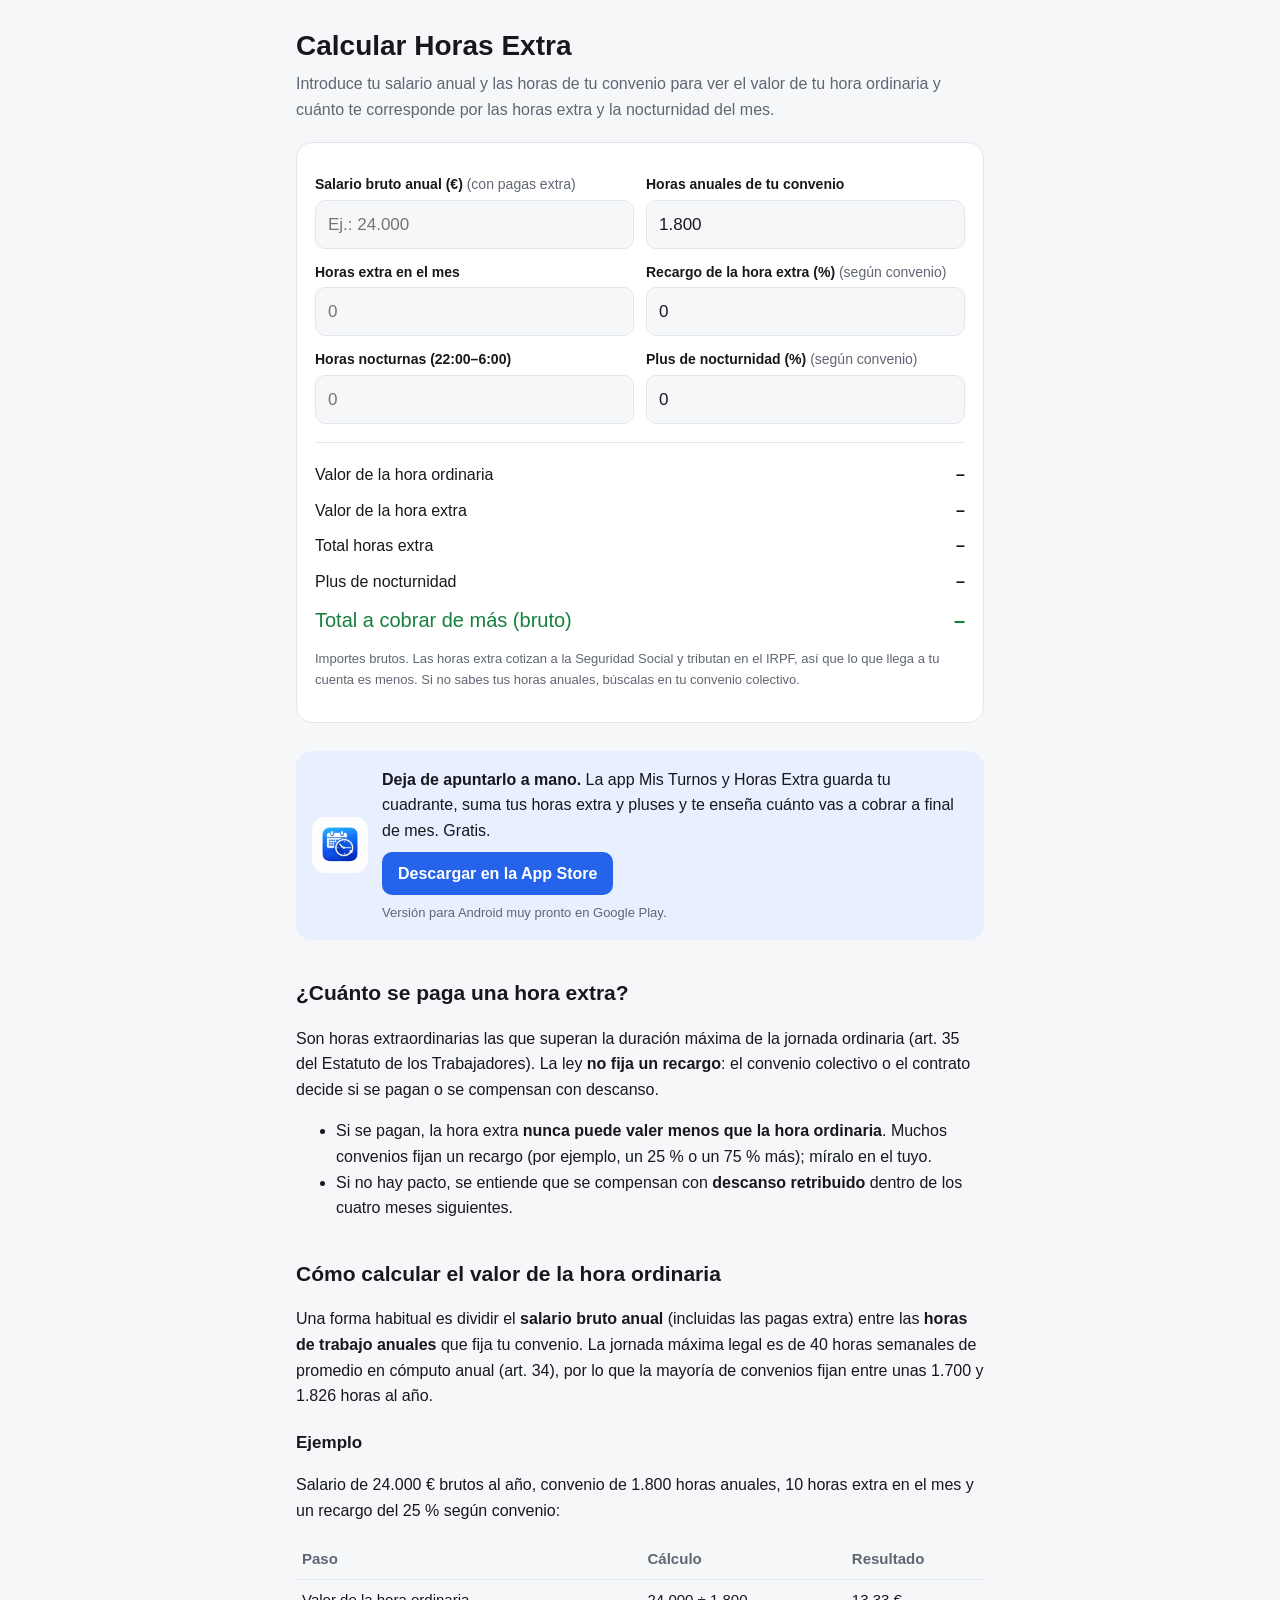
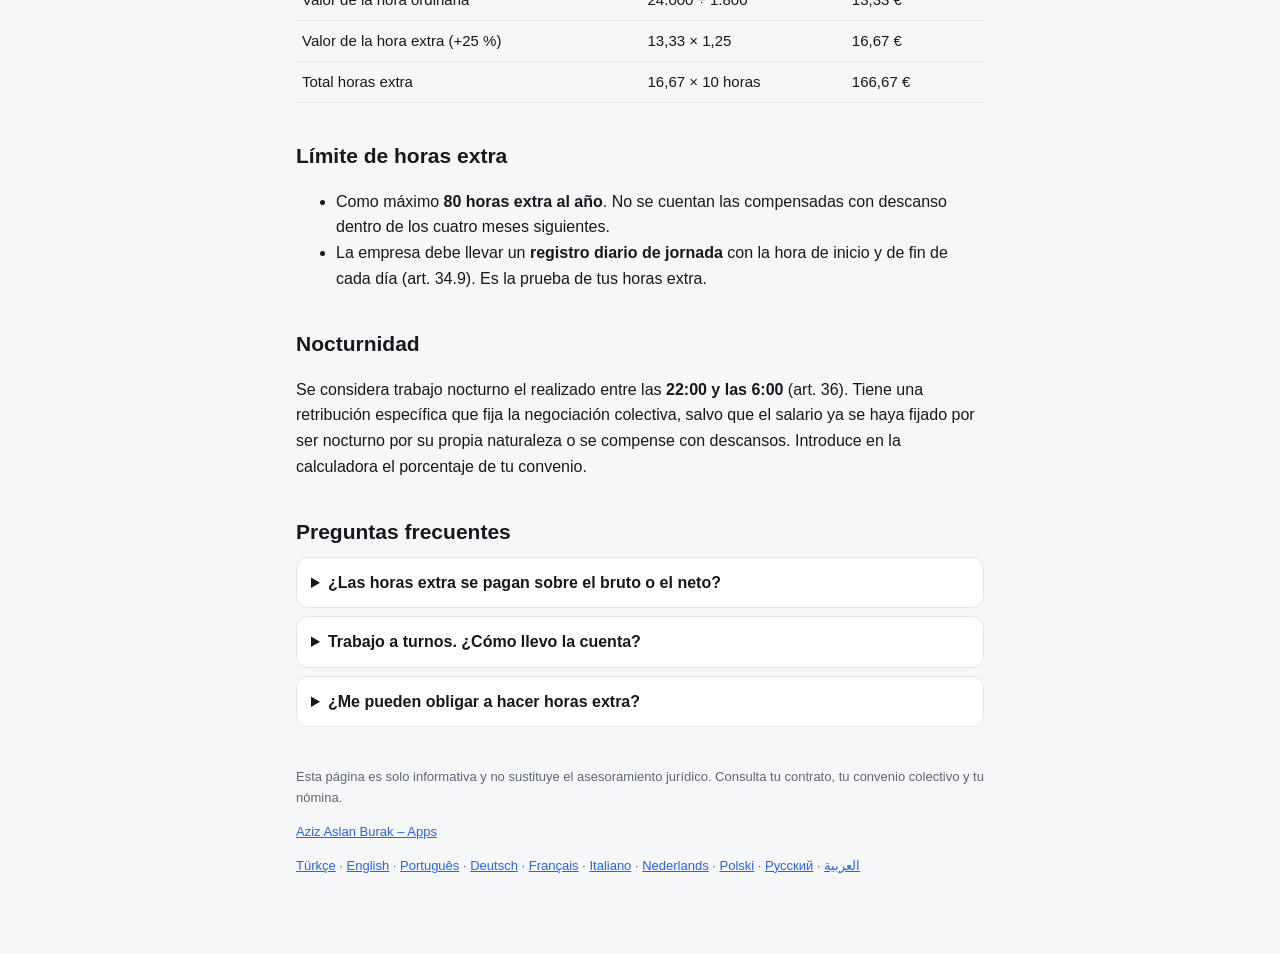
<file: calcular-horas-extra/index.html>
<!doctype html>
<html lang="es">
<head>
<meta charset="utf-8">
<meta name="viewport" content="width=device-width, initial-scale=1">
<title>Calcular Horas Extra – Valor de la Hora y Recargo según tu Convenio</title>
<meta name="description" content="Calcula cuánto te pagan las horas extra: valor de la hora ordinaria a partir de tu salario anual y la jornada de tu convenio, recargo de horas extra y nocturnidad. Reglas del Estatuto de los Trabajadores y ejemplo paso a paso.">
<link rel="canonical" href="https://azizaslanburak.github.io/calcular-horas-extra/">
<!-- hreflang -->
<link rel="alternate" hreflang="tr" href="https://azizaslanburak.github.io/fazla-mesai-hesaplama/">
<link rel="alternate" hreflang="en" href="https://azizaslanburak.github.io/overtime-calculator/">
<link rel="alternate" hreflang="pt-BR" href="https://azizaslanburak.github.io/calculo-hora-extra/">
<link rel="alternate" hreflang="es" href="https://azizaslanburak.github.io/calcular-horas-extra/">
<link rel="alternate" hreflang="de" href="https://azizaslanburak.github.io/ueberstunden-rechner/">
<link rel="alternate" hreflang="fr" href="https://azizaslanburak.github.io/calcul-heures-supplementaires/">
<link rel="alternate" hreflang="it" href="https://azizaslanburak.github.io/calcolo-straordinari/">
<link rel="alternate" hreflang="nl" href="https://azizaslanburak.github.io/overuren-berekenen/">
<link rel="alternate" hreflang="pl" href="https://azizaslanburak.github.io/kalkulator-nadgodzin/">
<link rel="alternate" hreflang="ru" href="https://azizaslanburak.github.io/raschet-sverhurochnyh/">
<link rel="alternate" hreflang="ar" href="https://azizaslanburak.github.io/hesab-alamal-aledafi/">
<link rel="alternate" hreflang="x-default" href="https://azizaslanburak.github.io/overtime-calculator/">
<!-- /hreflang -->
<meta name="apple-itunes-app" content="app-id=6821146979">
<meta property="og:title" content="Calcular Horas Extra">
<meta property="og:description" content="Valor de la hora ordinaria, horas extra y nocturnidad en una calculadora sencilla.">
<meta property="og:type" content="website">
<meta property="og:url" content="https://azizaslanburak.github.io/calcular-horas-extra/">
<style>
  :root { --bg:#f6f7f9; --card:#fff; --text:#16181d; --muted:#5f6672; --accent:#2563eb; --accent-soft:#e8efff; --line:#e3e6eb; --good:#15803d; }
  @media (prefers-color-scheme: dark) { :root { --bg:#0f1115; --card:#181b21; --text:#eef0f3; --muted:#a0a7b3; --accent:#5b8dff; --accent-soft:#1d2740; --line:#2a2f38; --good:#4ade80; } }
  * { box-sizing:border-box; }
  body { margin:0; background:var(--bg); color:var(--text); font:16px/1.6 -apple-system, BlinkMacSystemFont, "Segoe UI", Roboto, sans-serif; }
  main { max-width:720px; margin:0 auto; padding:28px 16px 64px; }
  h1 { font-size:28px; line-height:1.25; margin:0 0 8px; }
  h2 { font-size:21px; margin:36px 0 8px; }
  h3 { font-size:17px; margin:20px 0 4px; }
  .lead { color:var(--muted); margin:0 0 20px; }
  .card { background:var(--card); border:1px solid var(--line); border-radius:16px; padding:18px; }
  label { display:block; font-weight:600; font-size:14px; margin:12px 0 4px; }
  .hint { font-weight:400; color:var(--muted); }
  input { width:100%; font:inherit; font-size:17px; padding:10px 12px; border-radius:10px; border:1px solid var(--line); background:var(--bg); color:var(--text); }
  input:focus { outline:2px solid var(--accent); outline-offset:1px; }
  .grid { display:grid; grid-template-columns:1fr 1fr; gap:0 12px; }
  @media (max-width:520px) { .grid { grid-template-columns:1fr; } }
  .result { margin-top:18px; border-top:1px solid var(--line); padding-top:14px; }
  .row { display:flex; justify-content:space-between; gap:12px; padding:5px 0; }
  .row span:last-child { font-variant-numeric:tabular-nums; font-weight:600; text-align:right; white-space:nowrap; }
  .total { font-size:20px; color:var(--good); }
  .note { font-size:13px; color:var(--muted); margin-top:8px; }
  .cta { display:flex; gap:14px; align-items:center; background:var(--accent-soft); border-radius:16px; padding:16px; margin:28px 0; }
  .cta img { width:56px; height:56px; border-radius:13px; flex:none; }
  .cta p { margin:0 0 8px; }
  .btn { display:inline-block; background:var(--accent); color:#fff; text-decoration:none; font-weight:700; padding:9px 16px; border-radius:10px; }
  table { width:100%; border-collapse:collapse; margin:8px 0; font-size:15px; }
  th, td { text-align:left; padding:8px 6px; border-bottom:1px solid var(--line); vertical-align:top; }
  th { color:var(--muted); font-weight:600; }
  details { background:var(--card); border:1px solid var(--line); border-radius:12px; padding:12px 14px; margin:8px 0; }
  summary { font-weight:600; cursor:pointer; }
  a { color:var(--accent); }
  footer { color:var(--muted); font-size:13px; margin-top:40px; }
</style>
<script type="application/ld+json">
{
  "@context": "https://schema.org",
  "@type": "FAQPage",
  "mainEntity": [
    {"@type": "Question", "name": "¿Cuánto se paga una hora extra en España?",
     "acceptedAnswer": {"@type": "Answer", "text": "El Estatuto de los Trabajadores (art. 35) no fija un recargo: la hora extra se paga en la cuantía que establezca el convenio colectivo o el contrato, que nunca puede ser inferior al valor de la hora ordinaria, o se compensa con descanso retribuido."}},
    {"@type": "Question", "name": "¿Cómo se calcula el valor de la hora ordinaria?",
     "acceptedAnswer": {"@type": "Answer", "text": "Una forma habitual es dividir el salario bruto anual, incluidas las pagas extra, entre las horas de trabajo anuales que fija tu convenio."}},
    {"@type": "Question", "name": "¿Cuántas horas extra se pueden hacer al año?",
     "acceptedAnswer": {"@type": "Answer", "text": "Como máximo 80 horas extra al año. No se cuentan las que se hayan compensado con descanso dentro de los cuatro meses siguientes."}},
    {"@type": "Question", "name": "¿Qué es el plus de nocturnidad?",
     "acceptedAnswer": {"@type": "Answer", "text": "El trabajo entre las 22:00 y las 6:00 es nocturno y tiene una retribución específica que fija la negociación colectiva (art. 36 del Estatuto), salvo que el salario ya se haya fijado por ser nocturno por su propia naturaleza o se compense con descansos."}}
  ]
}
</script>
</head>
<body>
<main>
  <h1>Calcular Horas Extra</h1>
  <p class="lead">Introduce tu salario anual y las horas de tu convenio para ver el valor de tu hora ordinaria y cuánto te corresponde por las horas extra y la nocturnidad del mes.</p>

  <section class="card" aria-label="Calculadora de horas extra">
    <div class="grid">
      <div>
        <label for="salary">Salario bruto anual (€) <span class="hint">(con pagas extra)</span></label>
        <input id="salary" inputmode="decimal" placeholder="Ej.: 24.000" autocomplete="off">
      </div>
      <div>
        <label for="hours">Horas anuales de tu convenio</label>
        <input id="hours" inputmode="decimal" value="1.800">
      </div>
      <div>
        <label for="ot">Horas extra en el mes</label>
        <input id="ot" inputmode="decimal" placeholder="0">
      </div>
      <div>
        <label for="otRate">Recargo de la hora extra (%) <span class="hint">(según convenio)</span></label>
        <input id="otRate" inputmode="decimal" value="0">
      </div>
      <div>
        <label for="night">Horas nocturnas (22:00–6:00)</label>
        <input id="night" inputmode="decimal" placeholder="0">
      </div>
      <div>
        <label for="nightRate">Plus de nocturnidad (%) <span class="hint">(según convenio)</span></label>
        <input id="nightRate" inputmode="decimal" value="0">
      </div>
    </div>

    <div class="result" aria-live="polite">
      <div class="row"><span>Valor de la hora ordinaria</span><span id="r-hour">–</span></div>
      <div class="row"><span>Valor de la hora extra</span><span id="r-hourOt">–</span></div>
      <div class="row"><span>Total horas extra</span><span id="r-ot">–</span></div>
      <div class="row"><span>Plus de nocturnidad</span><span id="r-night">–</span></div>
      <div class="row total"><span>Total a cobrar de más (bruto)</span><span id="r-total">–</span></div>
      <p class="note">Importes brutos. Las horas extra cotizan a la Seguridad Social y tributan en el IRPF, así que lo que llega a tu cuenta es menos. Si no sabes tus horas anuales, búscalas en tu convenio colectivo.</p>
    </div>
  </section>

  <div class="cta">
    <img src="/assets/vardiya-icon.png" alt="" width="56" height="56">
    <div>
      <p><strong>Deja de apuntarlo a mano.</strong> La app Mis Turnos y Horas Extra guarda tu cuadrante, suma tus horas extra y pluses y te enseña cuánto vas a cobrar a final de mes. Gratis.</p>
      <a class="btn" href="https://apps.apple.com/es/app/id6821146979">Descargar en la App Store</a>
      <p class="note" style="margin:8px 0 0">Versión para Android muy pronto en Google Play.</p>
    </div>
  </div>

  <h2>¿Cuánto se paga una hora extra?</h2>
  <p>Son horas extraordinarias las que superan la duración máxima de la jornada ordinaria (art. 35 del Estatuto de los Trabajadores). La ley <strong>no fija un recargo</strong>: el convenio colectivo o el contrato decide si se pagan o se compensan con descanso.</p>
  <ul>
    <li>Si se pagan, la hora extra <strong>nunca puede valer menos que la hora ordinaria</strong>. Muchos convenios fijan un recargo (por ejemplo, un 25 % o un 75 % más); míralo en el tuyo.</li>
    <li>Si no hay pacto, se entiende que se compensan con <strong>descanso retribuido</strong> dentro de los cuatro meses siguientes.</li>
  </ul>

  <h2>Cómo calcular el valor de la hora ordinaria</h2>
  <p>Una forma habitual es dividir el <strong>salario bruto anual</strong> (incluidas las pagas extra) entre las <strong>horas de trabajo anuales</strong> que fija tu convenio. La jornada máxima legal es de 40 horas semanales de promedio en cómputo anual (art. 34), por lo que la mayoría de convenios fijan entre unas 1.700 y 1.826 horas al año.</p>

  <h3>Ejemplo</h3>
  <p>Salario de 24.000 € brutos al año, convenio de 1.800 horas anuales, 10 horas extra en el mes y un recargo del 25 % según convenio:</p>
  <table>
    <tr><th>Paso</th><th>Cálculo</th><th>Resultado</th></tr>
    <tr><td>Valor de la hora ordinaria</td><td>24.000 ÷ 1.800</td><td>13,33 €</td></tr>
    <tr><td>Valor de la hora extra (+25 %)</td><td>13,33 × 1,25</td><td>16,67 €</td></tr>
    <tr><td>Total horas extra</td><td>16,67 × 10 horas</td><td>166,67 €</td></tr>
  </table>

  <h2>Límite de horas extra</h2>
  <ul>
    <li>Como máximo <strong>80 horas extra al año</strong>. No se cuentan las compensadas con descanso dentro de los cuatro meses siguientes.</li>
    <li>La empresa debe llevar un <strong>registro diario de jornada</strong> con la hora de inicio y de fin de cada día (art. 34.9). Es la prueba de tus horas extra.</li>
  </ul>

  <h2>Nocturnidad</h2>
  <p>Se considera trabajo nocturno el realizado entre las <strong>22:00 y las 6:00</strong> (art. 36). Tiene una retribución específica que fija la negociación colectiva, salvo que el salario ya se haya fijado por ser nocturno por su propia naturaleza o se compense con descansos. Introduce en la calculadora el porcentaje de tu convenio.</p>

  <h2>Preguntas frecuentes</h2>
  <details><summary>¿Las horas extra se pagan sobre el bruto o el neto?</summary>
    <p>Sobre el bruto. Después cotizan a la Seguridad Social y tributan en el IRPF.</p></details>
  <details><summary>Trabajo a turnos. ¿Cómo llevo la cuenta?</summary>
    <p>Apunta cada día la hora de entrada y salida. En la app Mis Turnos y Horas Extra introduces tu cuadrante una vez, el calendario se rellena solo y añades las horas extra a cada día.</p></details>
  <details><summary>¿Me pueden obligar a hacer horas extra?</summary>
    <p>En general son voluntarias, salvo que se haya pactado su realización en el convenio o en el contrato, y siempre dentro del límite de 80 horas al año.</p></details>

  <footer>
    <p>Esta página es solo informativa y no sustituye el asesoramiento jurídico. Consulta tu contrato, tu convenio colectivo y tu nómina.</p>
    <p><a href="/">Aziz Aslan Burak – Apps</a></p>
    <p class="note"><a href="/fazla-mesai-hesaplama/" hreflang="tr" lang="tr">Türkçe</a> · <a href="/overtime-calculator/" hreflang="en" lang="en">English</a> · <a href="/calculo-hora-extra/" hreflang="pt-BR" lang="pt-BR">Português</a> · <a href="/ueberstunden-rechner/" hreflang="de" lang="de">Deutsch</a> · <a href="/calcul-heures-supplementaires/" hreflang="fr" lang="fr">Français</a> · <a href="/calcolo-straordinari/" hreflang="it" lang="it">Italiano</a> · <a href="/overuren-berekenen/" hreflang="nl" lang="nl">Nederlands</a> · <a href="/kalkulator-nadgodzin/" hreflang="pl" lang="pl">Polski</a> · <a href="/raschet-sverhurochnyh/" hreflang="ru" lang="ru">Русский</a> · <a href="/hesab-alamal-aledafi/" hreflang="ar" lang="ar">العربية</a></p>
  </footer>
</main>
<script>
(function () {
  var $ = function (id) { return document.getElementById(id); };
  var num = function (id) {
    var v = ($(id).value || '').trim().replace(/\s/g, '').replace(/€/g, '');
    // Accept "24.000", "24000", "24.000,50" and "24000.5"
    if (v.indexOf(',') !== -1) v = v.replace(/\./g, '').replace(',', '.');
    else if (/^\d{1,3}(\.\d{3})+$/.test(v)) v = v.replace(/\./g, '');
    var n = parseFloat(v);
    return isFinite(n) && n > 0 ? n : 0;
  };
  var eur = function (n) { return n.toLocaleString('es-ES', { style: 'currency', currency: 'EUR' }); };
  var OUT = ['r-hour', 'r-hourOt', 'r-ot', 'r-night', 'r-total'];
  function calc() {
    var salary = num('salary'), hours = num('hours');
    if (!salary || !hours) { OUT.forEach(function (k) { $(k).textContent = '–'; }); return; }
    var hour = salary / hours;
    var hourOt = hour * (1 + num('otRate') / 100);
    var ot = hourOt * num('ot');
    var night = hour * (num('nightRate') / 100) * num('night');
    $('r-hour').textContent = eur(hour);
    $('r-hourOt').textContent = eur(hourOt);
    $('r-ot').textContent = eur(ot);
    $('r-night').textContent = eur(night);
    $('r-total').textContent = eur(ot + night);
  }
  ['salary', 'hours', 'ot', 'otRate', 'night', 'nightRate'].forEach(function (id) { $(id).addEventListener('input', calc); });
})();
</script>
</body>
</html>
</file>
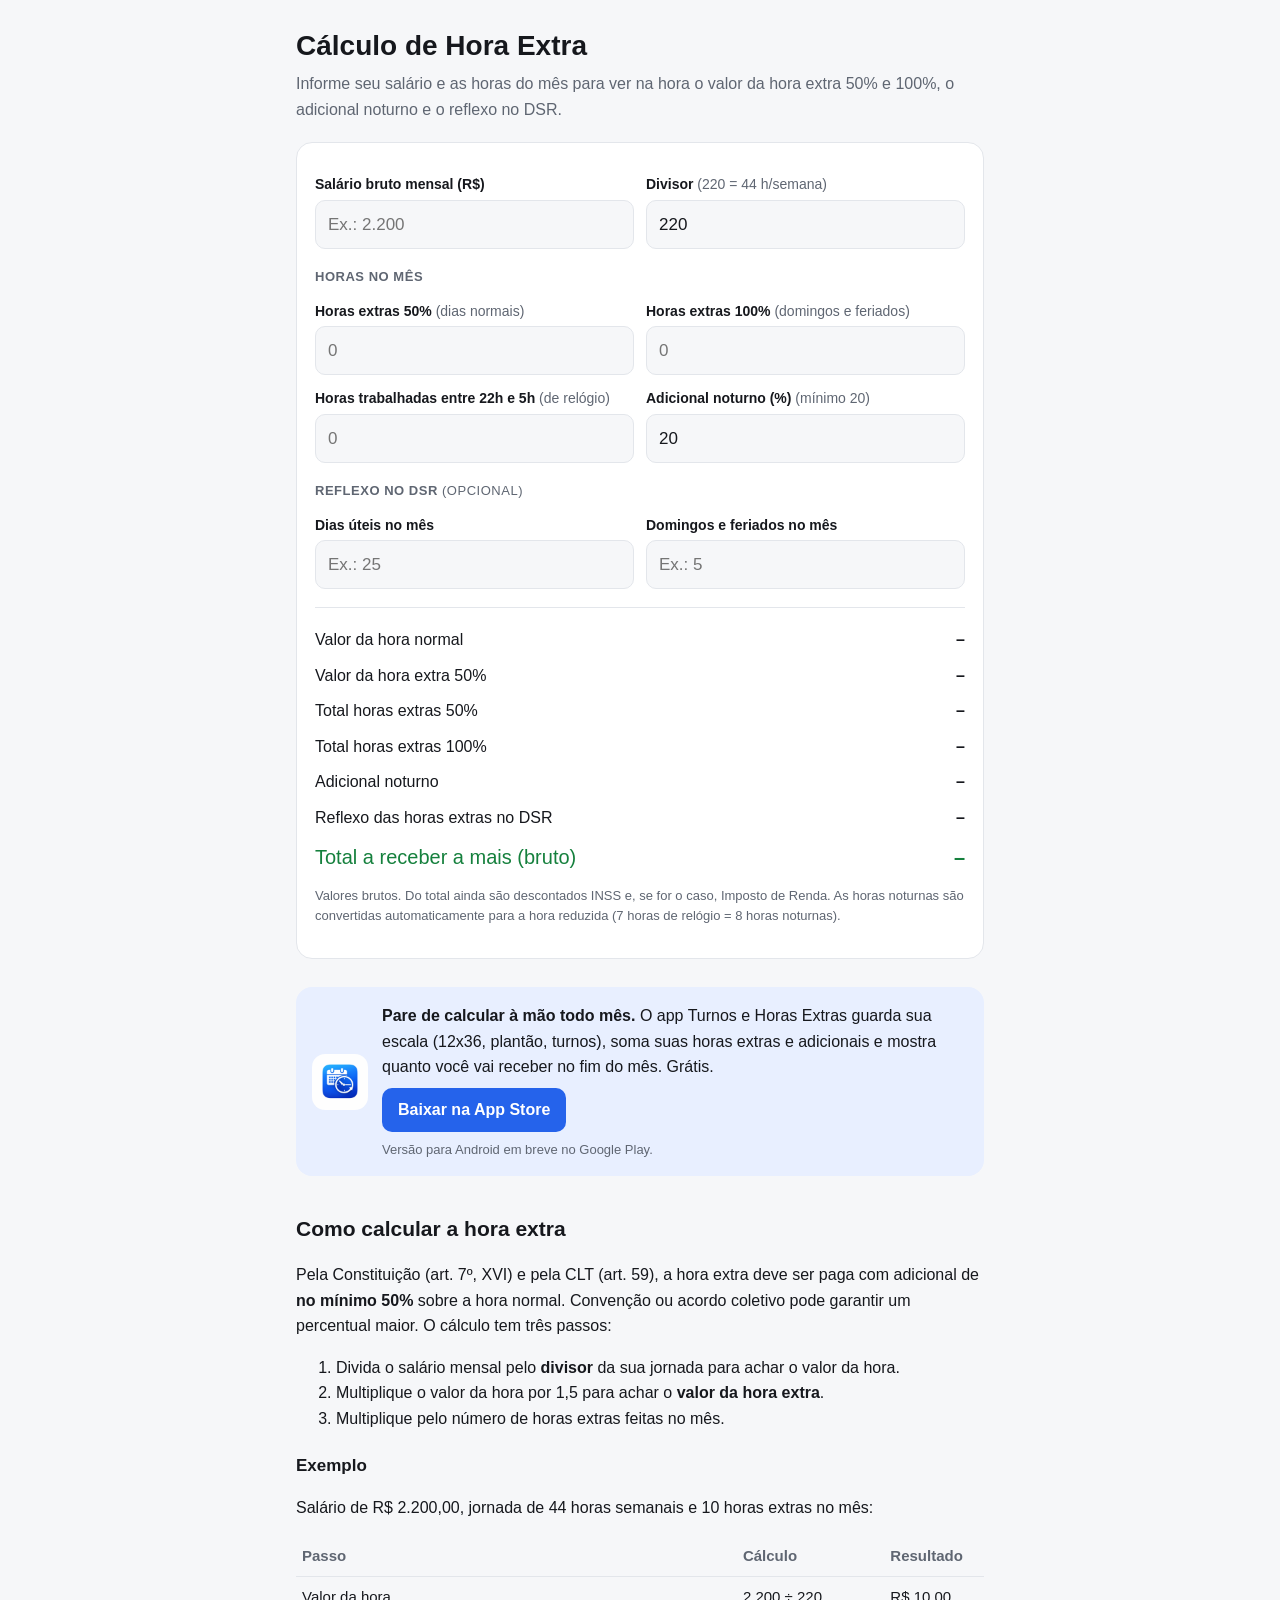
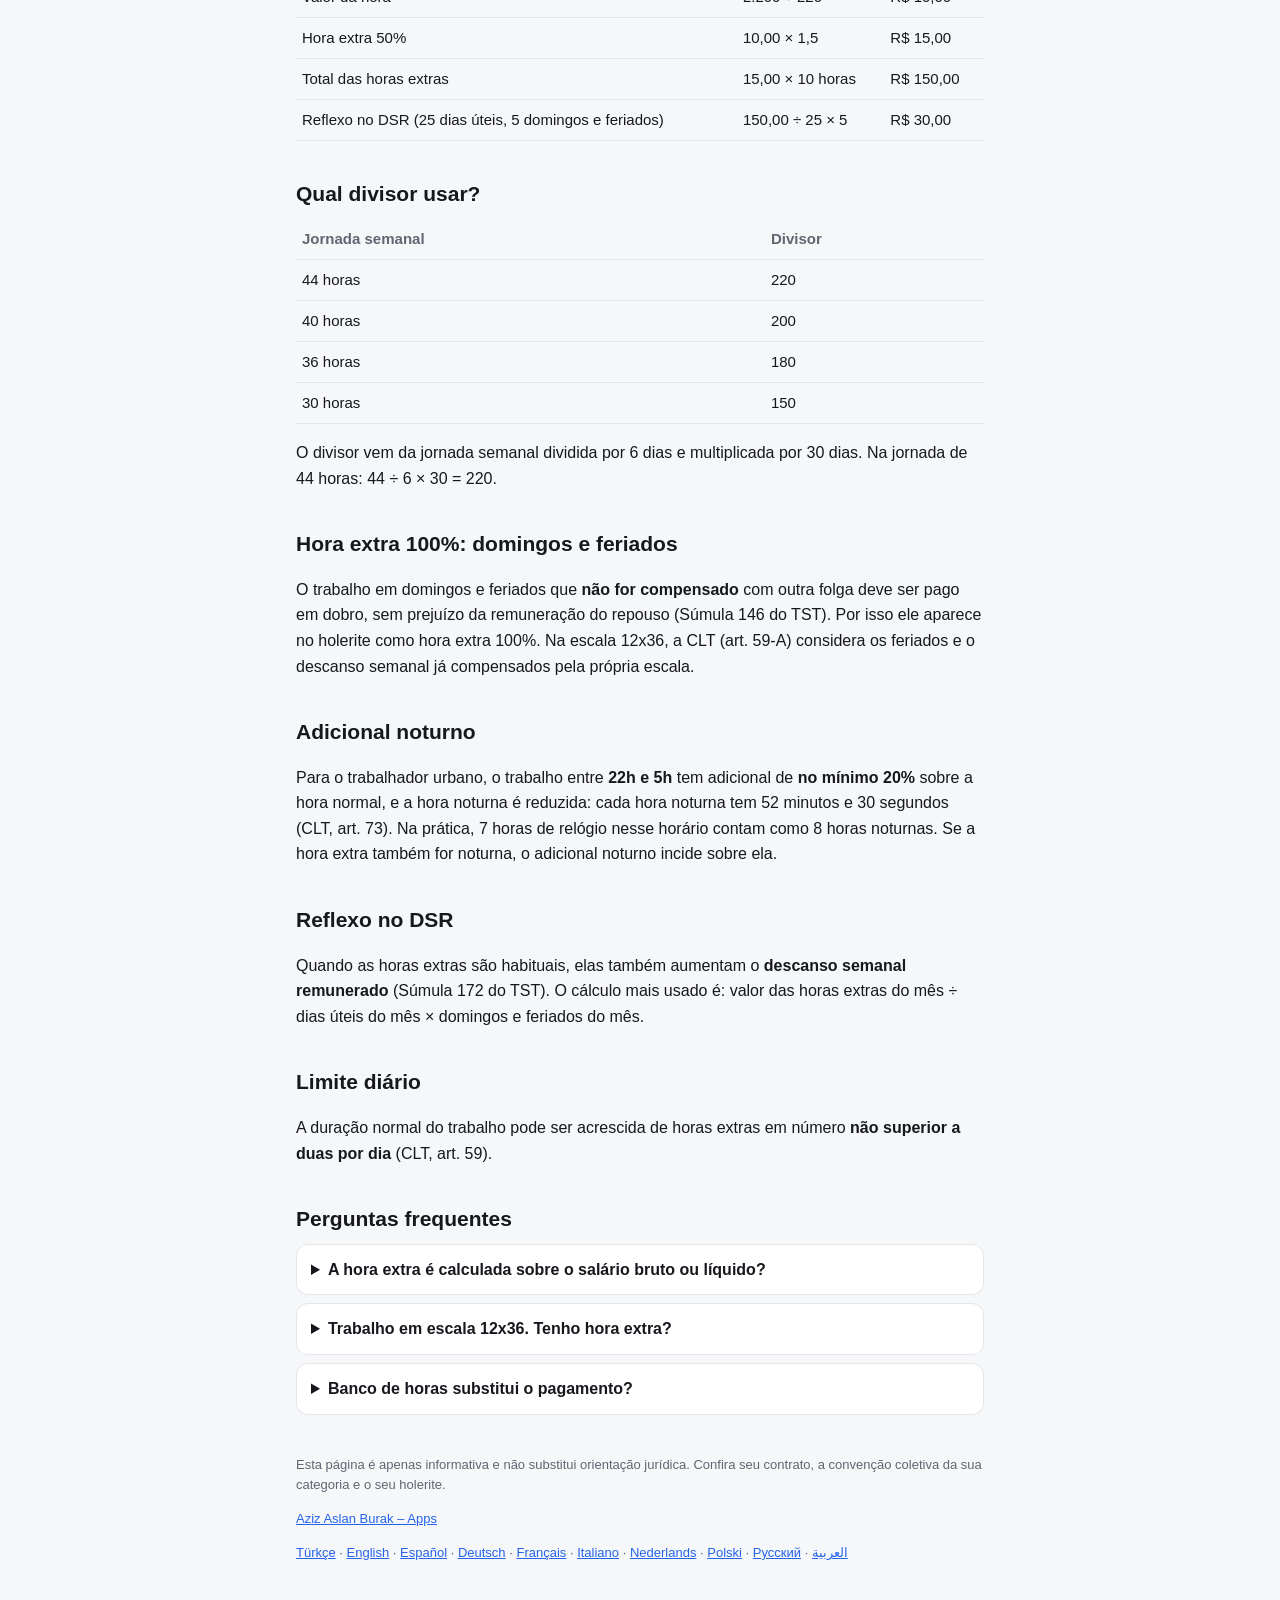
<file: calculo-hora-extra/index.html>
<!doctype html>
<html lang="pt-BR">
<head>
<meta charset="utf-8">
<meta name="viewport" content="width=device-width, initial-scale=1">
<title>Cálculo de Hora Extra – 50%, 100%, Adicional Noturno e DSR</title>
<meta name="description" content="Calcule sua hora extra: valor da hora (divisor 220), hora extra 50% e 100%, adicional noturno de 20% com hora reduzida e reflexo no DSR. Exemplo passo a passo e regras da CLT.">
<link rel="canonical" href="https://azizaslanburak.github.io/calculo-hora-extra/">
<!-- hreflang -->
<link rel="alternate" hreflang="tr" href="https://azizaslanburak.github.io/fazla-mesai-hesaplama/">
<link rel="alternate" hreflang="en" href="https://azizaslanburak.github.io/overtime-calculator/">
<link rel="alternate" hreflang="pt-BR" href="https://azizaslanburak.github.io/calculo-hora-extra/">
<link rel="alternate" hreflang="es" href="https://azizaslanburak.github.io/calcular-horas-extra/">
<link rel="alternate" hreflang="de" href="https://azizaslanburak.github.io/ueberstunden-rechner/">
<link rel="alternate" hreflang="fr" href="https://azizaslanburak.github.io/calcul-heures-supplementaires/">
<link rel="alternate" hreflang="it" href="https://azizaslanburak.github.io/calcolo-straordinari/">
<link rel="alternate" hreflang="nl" href="https://azizaslanburak.github.io/overuren-berekenen/">
<link rel="alternate" hreflang="pl" href="https://azizaslanburak.github.io/kalkulator-nadgodzin/">
<link rel="alternate" hreflang="ru" href="https://azizaslanburak.github.io/raschet-sverhurochnyh/">
<link rel="alternate" hreflang="ar" href="https://azizaslanburak.github.io/hesab-alamal-aledafi/">
<link rel="alternate" hreflang="x-default" href="https://azizaslanburak.github.io/overtime-calculator/">
<!-- /hreflang -->
<meta name="apple-itunes-app" content="app-id=6821146979">
<meta property="og:title" content="Cálculo de Hora Extra">
<meta property="og:description" content="Hora extra 50% e 100%, adicional noturno e DSR em uma calculadora simples.">
<meta property="og:type" content="website">
<meta property="og:url" content="https://azizaslanburak.github.io/calculo-hora-extra/">
<style>
  :root { --bg:#f6f7f9; --card:#fff; --text:#16181d; --muted:#5f6672; --accent:#2563eb; --accent-soft:#e8efff; --line:#e3e6eb; --good:#15803d; }
  @media (prefers-color-scheme: dark) { :root { --bg:#0f1115; --card:#181b21; --text:#eef0f3; --muted:#a0a7b3; --accent:#5b8dff; --accent-soft:#1d2740; --line:#2a2f38; --good:#4ade80; } }
  * { box-sizing:border-box; }
  body { margin:0; background:var(--bg); color:var(--text); font:16px/1.6 -apple-system, BlinkMacSystemFont, "Segoe UI", Roboto, sans-serif; }
  main { max-width:720px; margin:0 auto; padding:28px 16px 64px; }
  h1 { font-size:28px; line-height:1.25; margin:0 0 8px; }
  h2 { font-size:21px; margin:36px 0 8px; }
  h3 { font-size:17px; margin:20px 0 4px; }
  .lead { color:var(--muted); margin:0 0 20px; }
  .card { background:var(--card); border:1px solid var(--line); border-radius:16px; padding:18px; }
  label { display:block; font-weight:600; font-size:14px; margin:12px 0 4px; }
  .hint { font-weight:400; color:var(--muted); }
  input { width:100%; font:inherit; font-size:17px; padding:10px 12px; border-radius:10px; border:1px solid var(--line); background:var(--bg); color:var(--text); }
  input:focus { outline:2px solid var(--accent); outline-offset:1px; }
  .grid { display:grid; grid-template-columns:1fr 1fr; gap:0 12px; }
  @media (max-width:520px) { .grid { grid-template-columns:1fr; } }
  .sub { font-size:13px; font-weight:700; color:var(--muted); text-transform:uppercase; letter-spacing:.04em; margin:18px 0 0; }
  .result { margin-top:18px; border-top:1px solid var(--line); padding-top:14px; }
  .row { display:flex; justify-content:space-between; gap:12px; padding:5px 0; }
  .row span:last-child { font-variant-numeric:tabular-nums; font-weight:600; text-align:right; white-space:nowrap; }
  .total { font-size:20px; color:var(--good); }
  .note { font-size:13px; color:var(--muted); margin-top:8px; }
  .cta { display:flex; gap:14px; align-items:center; background:var(--accent-soft); border-radius:16px; padding:16px; margin:28px 0; }
  .cta img { width:56px; height:56px; border-radius:13px; flex:none; }
  .cta p { margin:0 0 8px; }
  .btn { display:inline-block; background:var(--accent); color:#fff; text-decoration:none; font-weight:700; padding:9px 16px; border-radius:10px; }
  table { width:100%; border-collapse:collapse; margin:8px 0; font-size:15px; }
  th, td { text-align:left; padding:8px 6px; border-bottom:1px solid var(--line); vertical-align:top; }
  th { color:var(--muted); font-weight:600; }
  details { background:var(--card); border:1px solid var(--line); border-radius:12px; padding:12px 14px; margin:8px 0; }
  summary { font-weight:600; cursor:pointer; }
  a { color:var(--accent); }
  footer { color:var(--muted); font-size:13px; margin-top:40px; }
</style>
<script type="application/ld+json">
{
  "@context": "https://schema.org",
  "@type": "FAQPage",
  "mainEntity": [
    {"@type": "Question", "name": "Como calcular a hora extra?",
     "acceptedAnswer": {"@type": "Answer", "text": "Divida o salário mensal pelo divisor da sua jornada (220 para 44 horas semanais) para achar o valor da hora. A hora extra vale no mínimo 50% a mais, ou seja, 1,5 vez a hora normal. Multiplique pelo número de horas extras do mês."}},
    {"@type": "Question", "name": "Por que o divisor é 220?",
     "acceptedAnswer": {"@type": "Answer", "text": "Na jornada de 44 horas semanais, 44 ÷ 6 dias × 30 dias = 220 horas por mês, já incluindo o descanso semanal remunerado. Para 40 horas semanais o divisor é 200 e para 36 horas é 180."}},
    {"@type": "Question", "name": "Quando a hora extra é de 100%?",
     "acceptedAnswer": {"@type": "Answer", "text": "O trabalho em domingos e feriados que não for compensado com outra folga deve ser pago em dobro (Súmula 146 do TST), o que corresponde a um adicional de 100%."}},
    {"@type": "Question", "name": "Como funciona o adicional noturno?",
     "acceptedAnswer": {"@type": "Answer", "text": "Para o trabalhador urbano, o trabalho entre 22h e 5h tem adicional de no mínimo 20% sobre a hora normal, e cada hora noturna tem 52 minutos e 30 segundos. Assim, 7 horas de relógio nesse horário contam como 8 horas noturnas (CLT, art. 73)."}},
    {"@type": "Question", "name": "O que é o reflexo da hora extra no DSR?",
     "acceptedAnswer": {"@type": "Answer", "text": "Horas extras habituais também aumentam o descanso semanal remunerado (Súmula 172 do TST). O cálculo usual é: valor das horas extras do mês ÷ dias úteis × domingos e feriados do mês."}}
  ]
}
</script>
</head>
<body>
<main>
  <h1>Cálculo de Hora Extra</h1>
  <p class="lead">Informe seu salário e as horas do mês para ver na hora o valor da hora extra 50% e 100%, o adicional noturno e o reflexo no DSR.</p>

  <section class="card" aria-label="Calculadora de hora extra">
    <div class="grid">
      <div>
        <label for="salary">Salário bruto mensal (R$)</label>
        <input id="salary" inputmode="decimal" placeholder="Ex.: 2.200" autocomplete="off">
      </div>
      <div>
        <label for="divisor">Divisor <span class="hint">(220 = 44 h/semana)</span></label>
        <input id="divisor" inputmode="decimal" value="220">
      </div>
    </div>

    <p class="sub">Horas no mês</p>
    <div class="grid">
      <div>
        <label for="he50">Horas extras 50% <span class="hint">(dias normais)</span></label>
        <input id="he50" inputmode="decimal" placeholder="0">
      </div>
      <div>
        <label for="he100">Horas extras 100% <span class="hint">(domingos e feriados)</span></label>
        <input id="he100" inputmode="decimal" placeholder="0">
      </div>
      <div>
        <label for="night">Horas trabalhadas entre 22h e 5h <span class="hint">(de relógio)</span></label>
        <input id="night" inputmode="decimal" placeholder="0">
      </div>
      <div>
        <label for="nightRate">Adicional noturno (%) <span class="hint">(mínimo 20)</span></label>
        <input id="nightRate" inputmode="decimal" value="20">
      </div>
    </div>

    <p class="sub">Reflexo no DSR <span class="hint">(opcional)</span></p>
    <div class="grid">
      <div>
        <label for="workdays">Dias úteis no mês</label>
        <input id="workdays" inputmode="decimal" placeholder="Ex.: 25">
      </div>
      <div>
        <label for="restdays">Domingos e feriados no mês</label>
        <input id="restdays" inputmode="decimal" placeholder="Ex.: 5">
      </div>
    </div>

    <div class="result" aria-live="polite">
      <div class="row"><span>Valor da hora normal</span><span id="r-hour">–</span></div>
      <div class="row"><span>Valor da hora extra 50%</span><span id="r-h50">–</span></div>
      <div class="row"><span>Total horas extras 50%</span><span id="r-he50">–</span></div>
      <div class="row"><span>Total horas extras 100%</span><span id="r-he100">–</span></div>
      <div class="row"><span>Adicional noturno</span><span id="r-night">–</span></div>
      <div class="row"><span>Reflexo das horas extras no DSR</span><span id="r-dsr">–</span></div>
      <div class="row total"><span>Total a receber a mais (bruto)</span><span id="r-total">–</span></div>
      <p class="note">Valores brutos. Do total ainda são descontados INSS e, se for o caso, Imposto de Renda. As horas noturnas são convertidas automaticamente para a hora reduzida (7 horas de relógio = 8 horas noturnas).</p>
    </div>
  </section>

  <div class="cta">
    <img src="/assets/vardiya-icon.png" alt="" width="56" height="56">
    <div>
      <p><strong>Pare de calcular à mão todo mês.</strong> O app Turnos e Horas Extras guarda sua escala (12x36, plantão, turnos), soma suas horas extras e adicionais e mostra quanto você vai receber no fim do mês. Grátis.</p>
      <a class="btn" href="https://apps.apple.com/br/app/id6821146979">Baixar na App Store</a>
      <p class="note" style="margin:8px 0 0">Versão para Android em breve no Google Play.</p>
    </div>
  </div>

  <h2>Como calcular a hora extra</h2>
  <p>Pela Constituição (art. 7º, XVI) e pela CLT (art. 59), a hora extra deve ser paga com adicional de <strong>no mínimo 50%</strong> sobre a hora normal. Convenção ou acordo coletivo pode garantir um percentual maior. O cálculo tem três passos:</p>
  <ol>
    <li>Divida o salário mensal pelo <strong>divisor</strong> da sua jornada para achar o valor da hora.</li>
    <li>Multiplique o valor da hora por 1,5 para achar o <strong>valor da hora extra</strong>.</li>
    <li>Multiplique pelo número de horas extras feitas no mês.</li>
  </ol>

  <h3>Exemplo</h3>
  <p>Salário de R$ 2.200,00, jornada de 44 horas semanais e 10 horas extras no mês:</p>
  <table>
    <tr><th>Passo</th><th>Cálculo</th><th>Resultado</th></tr>
    <tr><td>Valor da hora</td><td>2.200 ÷ 220</td><td>R$ 10,00</td></tr>
    <tr><td>Hora extra 50%</td><td>10,00 × 1,5</td><td>R$ 15,00</td></tr>
    <tr><td>Total das horas extras</td><td>15,00 × 10 horas</td><td>R$ 150,00</td></tr>
    <tr><td>Reflexo no DSR (25 dias úteis, 5 domingos e feriados)</td><td>150,00 ÷ 25 × 5</td><td>R$ 30,00</td></tr>
  </table>

  <h2>Qual divisor usar?</h2>
  <table>
    <tr><th>Jornada semanal</th><th>Divisor</th></tr>
    <tr><td>44 horas</td><td>220</td></tr>
    <tr><td>40 horas</td><td>200</td></tr>
    <tr><td>36 horas</td><td>180</td></tr>
    <tr><td>30 horas</td><td>150</td></tr>
  </table>
  <p>O divisor vem da jornada semanal dividida por 6 dias e multiplicada por 30 dias. Na jornada de 44 horas: 44 ÷ 6 × 30 = 220.</p>

  <h2>Hora extra 100%: domingos e feriados</h2>
  <p>O trabalho em domingos e feriados que <strong>não for compensado</strong> com outra folga deve ser pago em dobro, sem prejuízo da remuneração do repouso (Súmula 146 do TST). Por isso ele aparece no holerite como hora extra 100%. Na escala 12x36, a CLT (art. 59-A) considera os feriados e o descanso semanal já compensados pela própria escala.</p>

  <h2>Adicional noturno</h2>
  <p>Para o trabalhador urbano, o trabalho entre <strong>22h e 5h</strong> tem adicional de <strong>no mínimo 20%</strong> sobre a hora normal, e a hora noturna é reduzida: cada hora noturna tem 52 minutos e 30 segundos (CLT, art. 73). Na prática, 7 horas de relógio nesse horário contam como 8 horas noturnas. Se a hora extra também for noturna, o adicional noturno incide sobre ela.</p>

  <h2>Reflexo no DSR</h2>
  <p>Quando as horas extras são habituais, elas também aumentam o <strong>descanso semanal remunerado</strong> (Súmula 172 do TST). O cálculo mais usado é: valor das horas extras do mês ÷ dias úteis do mês × domingos e feriados do mês.</p>

  <h2>Limite diário</h2>
  <p>A duração normal do trabalho pode ser acrescida de horas extras em número <strong>não superior a duas por dia</strong> (CLT, art. 59).</p>

  <h2>Perguntas frequentes</h2>
  <details><summary>A hora extra é calculada sobre o salário bruto ou líquido?</summary>
    <p>Sobre o salário bruto. Depois, o total entra na base do INSS e do Imposto de Renda, por isso o valor que cai na conta é menor.</p></details>
  <details><summary>Trabalho em escala 12x36. Tenho hora extra?</summary>
    <p>As horas dentro da escala 12x36 não são extras. Se você trabalhar além das 12 horas do plantão ou em uma folga, essas horas são extras. Anote tudo; no app Turnos e Horas Extras você registra a escala uma vez e adiciona as horas a mais em cada dia.</p></details>
  <details><summary>Banco de horas substitui o pagamento?</summary>
    <p>Pode substituir, se houver acordo de banco de horas válido e as horas forem compensadas no prazo combinado. Horas não compensadas no prazo devem ser pagas como extras.</p></details>

  <footer>
    <p>Esta página é apenas informativa e não substitui orientação jurídica. Confira seu contrato, a convenção coletiva da sua categoria e o seu holerite.</p>
    <p><a href="/">Aziz Aslan Burak – Apps</a></p>
    <p class="note"><a href="/fazla-mesai-hesaplama/" hreflang="tr" lang="tr">Türkçe</a> · <a href="/overtime-calculator/" hreflang="en" lang="en">English</a> · <a href="/calcular-horas-extra/" hreflang="es" lang="es">Español</a> · <a href="/ueberstunden-rechner/" hreflang="de" lang="de">Deutsch</a> · <a href="/calcul-heures-supplementaires/" hreflang="fr" lang="fr">Français</a> · <a href="/calcolo-straordinari/" hreflang="it" lang="it">Italiano</a> · <a href="/overuren-berekenen/" hreflang="nl" lang="nl">Nederlands</a> · <a href="/kalkulator-nadgodzin/" hreflang="pl" lang="pl">Polski</a> · <a href="/raschet-sverhurochnyh/" hreflang="ru" lang="ru">Русский</a> · <a href="/hesab-alamal-aledafi/" hreflang="ar" lang="ar">العربية</a></p>
  </footer>
</main>
<script>
(function () {
  var $ = function (id) { return document.getElementById(id); };
  var num = function (id) {
    var v = ($(id).value || '').trim().replace(/\s/g, '').replace(/^R\$/, '');
    // Accept "2.200", "2200", "2.200,50" and "2200.5"
    if (v.indexOf(',') !== -1) v = v.replace(/\./g, '').replace(',', '.');
    else if (/^\d{1,3}(\.\d{3})+$/.test(v)) v = v.replace(/\./g, '');
    var n = parseFloat(v);
    return isFinite(n) && n > 0 ? n : 0;
  };
  var brl = function (n) { return n.toLocaleString('pt-BR', { style: 'currency', currency: 'BRL' }); };
  var OUT = ['r-hour', 'r-h50', 'r-he50', 'r-he100', 'r-night', 'r-dsr', 'r-total'];
  function calc() {
    var salary = num('salary'), divisor = num('divisor') || 220;
    if (!salary) { OUT.forEach(function (k) { $(k).textContent = '–'; }); return; }
    var hour = salary / divisor;
    var he50 = hour * 1.5 * num('he50');
    var he100 = hour * 2 * num('he100');
    // 7 clock hours between 22h and 5h count as 8 night hours
    var night = hour * (num('nightRate') / 100) * num('night') * 8 / 7;
    var wd = num('workdays'), rd = num('restdays');
    var dsr = wd > 0 && rd > 0 ? (he50 + he100) / wd * rd : 0;
    $('r-hour').textContent = brl(hour);
    $('r-h50').textContent = brl(hour * 1.5);
    $('r-he50').textContent = brl(he50);
    $('r-he100').textContent = brl(he100);
    $('r-night').textContent = brl(night);
    $('r-dsr').textContent = brl(dsr);
    $('r-total').textContent = brl(he50 + he100 + night + dsr);
  }
  ['salary', 'divisor', 'he50', 'he100', 'night', 'nightRate', 'workdays', 'restdays'].forEach(function (id) { $(id).addEventListener('input', calc); });
})();
</script>
</body>
</html>
</file>
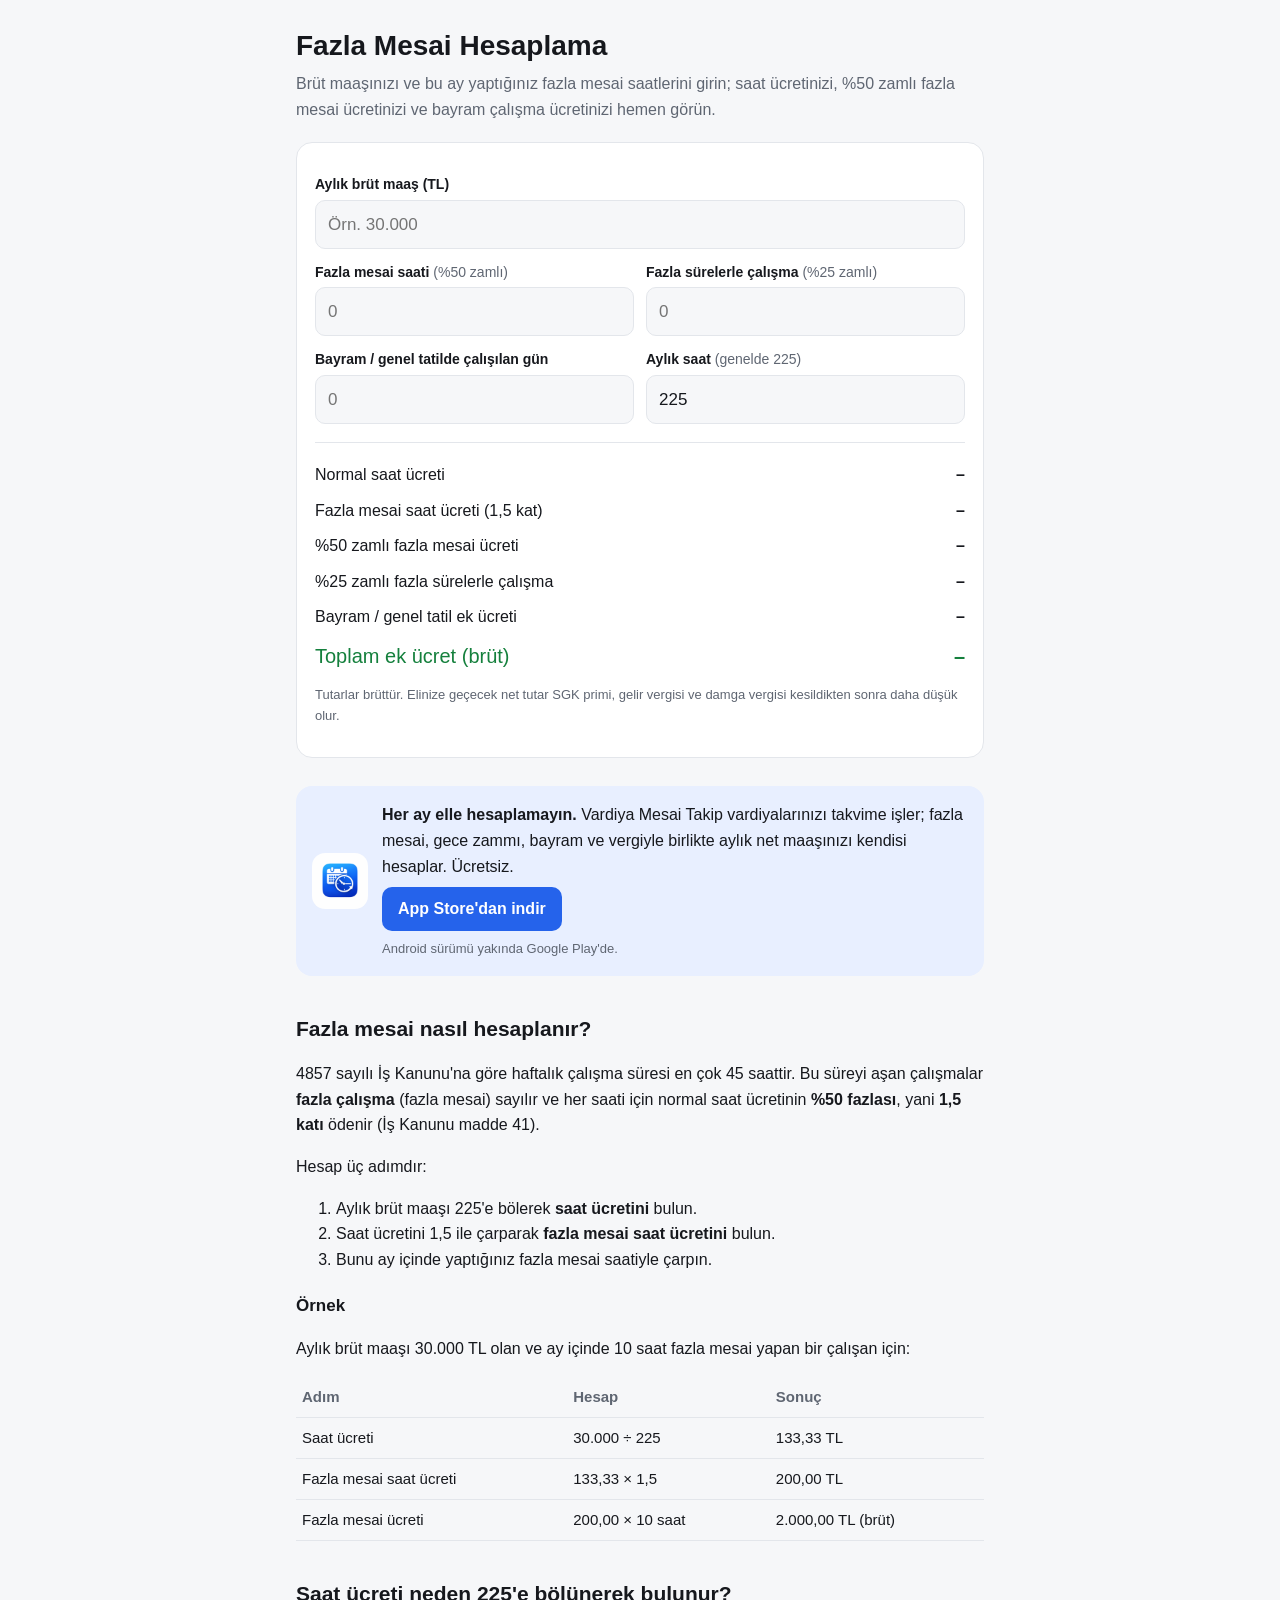
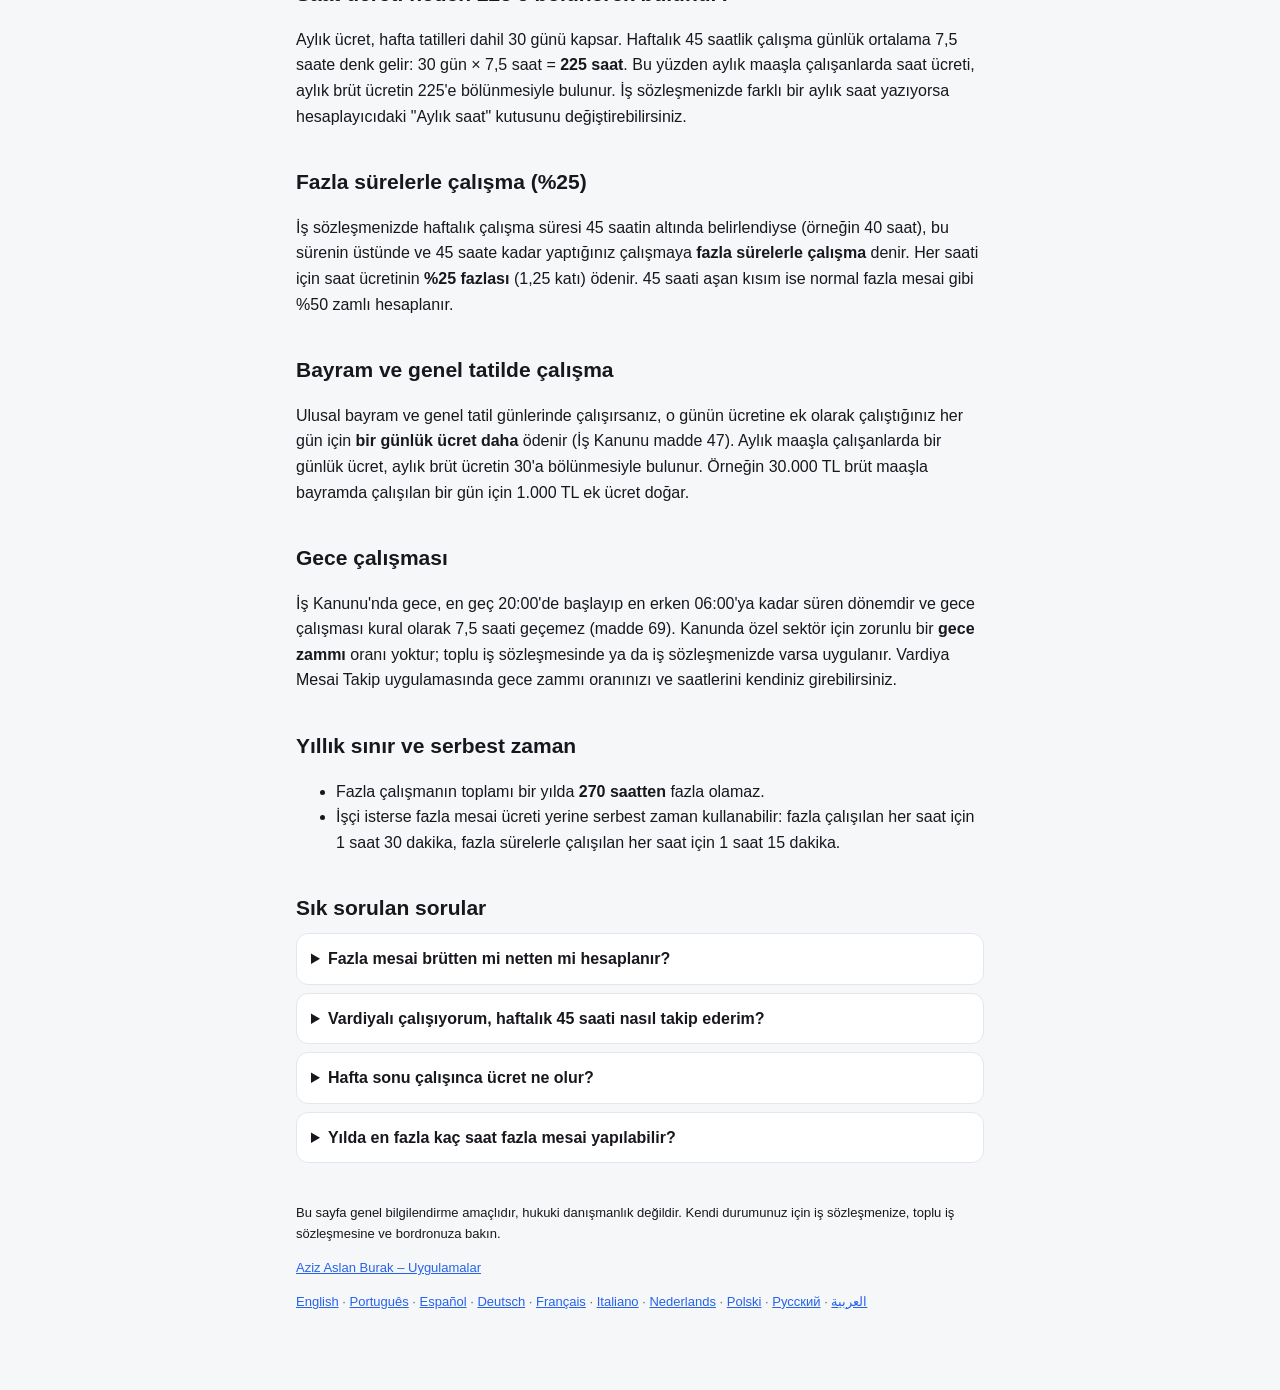
<file: fazla-mesai-hesaplama/index.html>
<!doctype html>
<html lang="tr">
<head>
<meta charset="utf-8">
<meta name="viewport" content="width=device-width, initial-scale=1">
<title>Fazla Mesai Hesaplama – Saat Ücreti, %50 Zamlı Mesai ve Bayram Ücreti</title>
<meta name="description" content="Fazla mesai ücretinizi hesaplayın: brüt maaştan saat ücreti (225'e bölme), %50 zamlı fazla çalışma, %25 fazla sürelerle çalışma ve bayram günü çalışma ücreti. Örnek hesap ve İş Kanunu kuralları.">
<link rel="canonical" href="https://azizaslanburak.github.io/fazla-mesai-hesaplama/">
<!-- hreflang -->
<link rel="alternate" hreflang="tr" href="https://azizaslanburak.github.io/fazla-mesai-hesaplama/">
<link rel="alternate" hreflang="en" href="https://azizaslanburak.github.io/overtime-calculator/">
<link rel="alternate" hreflang="pt-BR" href="https://azizaslanburak.github.io/calculo-hora-extra/">
<link rel="alternate" hreflang="es" href="https://azizaslanburak.github.io/calcular-horas-extra/">
<link rel="alternate" hreflang="de" href="https://azizaslanburak.github.io/ueberstunden-rechner/">
<link rel="alternate" hreflang="fr" href="https://azizaslanburak.github.io/calcul-heures-supplementaires/">
<link rel="alternate" hreflang="it" href="https://azizaslanburak.github.io/calcolo-straordinari/">
<link rel="alternate" hreflang="nl" href="https://azizaslanburak.github.io/overuren-berekenen/">
<link rel="alternate" hreflang="pl" href="https://azizaslanburak.github.io/kalkulator-nadgodzin/">
<link rel="alternate" hreflang="ru" href="https://azizaslanburak.github.io/raschet-sverhurochnyh/">
<link rel="alternate" hreflang="ar" href="https://azizaslanburak.github.io/hesab-alamal-aledafi/">
<link rel="alternate" hreflang="x-default" href="https://azizaslanburak.github.io/overtime-calculator/">
<!-- /hreflang -->
<meta name="apple-itunes-app" content="app-id=6821146979">
<meta property="og:title" content="Fazla Mesai Hesaplama">
<meta property="og:description" content="Brüt maaştan saat ücreti, %50 zamlı fazla mesai ve bayram ücreti hesaplayıcı.">
<meta property="og:type" content="website">
<meta property="og:url" content="https://azizaslanburak.github.io/fazla-mesai-hesaplama/">
<style>
  :root { --bg:#f6f7f9; --card:#fff; --text:#16181d; --muted:#5f6672; --accent:#2563eb; --accent-soft:#e8efff; --line:#e3e6eb; --good:#15803d; }
  @media (prefers-color-scheme: dark) { :root { --bg:#0f1115; --card:#181b21; --text:#eef0f3; --muted:#a0a7b3; --accent:#5b8dff; --accent-soft:#1d2740; --line:#2a2f38; --good:#4ade80; } }
  * { box-sizing:border-box; }
  body { margin:0; background:var(--bg); color:var(--text); font:16px/1.6 -apple-system, BlinkMacSystemFont, "Segoe UI", Roboto, sans-serif; }
  main { max-width:720px; margin:0 auto; padding:28px 16px 64px; }
  h1 { font-size:28px; line-height:1.25; margin:0 0 8px; }
  h2 { font-size:21px; margin:36px 0 8px; }
  h3 { font-size:17px; margin:20px 0 4px; }
  p, li { color:var(--text); }
  .lead { color:var(--muted); margin:0 0 20px; }
  .card { background:var(--card); border:1px solid var(--line); border-radius:16px; padding:18px; }
  label { display:block; font-weight:600; font-size:14px; margin:12px 0 4px; }
  .hint { font-weight:400; color:var(--muted); }
  input { width:100%; font:inherit; font-size:17px; padding:10px 12px; border-radius:10px; border:1px solid var(--line); background:var(--bg); color:var(--text); }
  input:focus { outline:2px solid var(--accent); outline-offset:1px; }
  .grid { display:grid; grid-template-columns:1fr 1fr; gap:0 12px; }
  @media (max-width:520px) { .grid { grid-template-columns:1fr; } }
  .result { margin-top:18px; border-top:1px solid var(--line); padding-top:14px; }
  .row { display:flex; justify-content:space-between; gap:12px; padding:5px 0; }
  .row span:last-child { font-variant-numeric:tabular-nums; font-weight:600; text-align:right; white-space:nowrap; }
  .total { font-size:20px; color:var(--good); }
  .note { font-size:13px; color:var(--muted); margin-top:8px; }
  .cta { display:flex; gap:14px; align-items:center; background:var(--accent-soft); border-radius:16px; padding:16px; margin:28px 0; }
  .cta img { width:56px; height:56px; border-radius:13px; flex:none; }
  .cta p { margin:0 0 8px; }
  .btn { display:inline-block; background:var(--accent); color:#fff; text-decoration:none; font-weight:700; padding:9px 16px; border-radius:10px; }
  table { width:100%; border-collapse:collapse; margin:8px 0; font-size:15px; }
  th, td { text-align:left; padding:8px 6px; border-bottom:1px solid var(--line); vertical-align:top; }
  th { color:var(--muted); font-weight:600; }
  details { background:var(--card); border:1px solid var(--line); border-radius:12px; padding:12px 14px; margin:8px 0; }
  summary { font-weight:600; cursor:pointer; }
  a { color:var(--accent); }
  footer { color:var(--muted); font-size:13px; margin-top:40px; }
</style>
<script type="application/ld+json">
{
  "@context": "https://schema.org",
  "@type": "FAQPage",
  "mainEntity": [
    {"@type": "Question", "name": "Fazla mesai ücreti nasıl hesaplanır?",
     "acceptedAnswer": {"@type": "Answer", "text": "Aylık brüt ücret 225'e bölünerek saat ücreti bulunur. Haftalık 45 saati aşan her fazla çalışma saati için bu saat ücretinin yüzde 50 fazlası, yani 1,5 katı ödenir."}},
    {"@type": "Question", "name": "Fazla mesai saat ücreti neden 225'e bölünerek bulunur?",
     "acceptedAnswer": {"@type": "Answer", "text": "Aylık ücret 30 günü kapsar. Haftalık 45 saatlik çalışma günlük ortalama 7,5 saate denk gelir; 30 gün × 7,5 saat = 225 saat."}},
    {"@type": "Question", "name": "Fazla sürelerle çalışma nedir?",
     "acceptedAnswer": {"@type": "Answer", "text": "İş sözleşmesinde haftalık çalışma süresi 45 saatin altında belirlenmişse, bu sürenin üstünde ve 45 saate kadar yapılan çalışmalardır. Her saati için saat ücretinin yüzde 25 fazlası ödenir."}},
    {"@type": "Question", "name": "Bayramda çalışınca ne kadar ücret alınır?",
     "acceptedAnswer": {"@type": "Answer", "text": "Ulusal bayram ve genel tatil günlerinde çalışan işçiye, o gün için ücretine ek olarak çalıştığı her gün için bir günlük ücret daha ödenir."}},
    {"@type": "Question", "name": "Yılda en fazla kaç saat fazla mesai yapılabilir?",
     "acceptedAnswer": {"@type": "Answer", "text": "İş Kanunu'na göre fazla çalışmanın toplamı bir yılda 270 saatten fazla olamaz."}}
  ]
}
</script>
</head>
<body>
<main>
  <h1>Fazla Mesai Hesaplama</h1>
  <p class="lead">Brüt maaşınızı ve bu ay yaptığınız fazla mesai saatlerini girin; saat ücretinizi, %50 zamlı fazla mesai ücretinizi ve bayram çalışma ücretinizi hemen görün.</p>

  <section class="card" aria-label="Fazla mesai hesaplayıcı">
    <label for="salary">Aylık brüt maaş (TL)</label>
    <input id="salary" inputmode="decimal" placeholder="Örn. 30.000" autocomplete="off">

    <div class="grid">
      <div>
        <label for="ot50">Fazla mesai saati <span class="hint">(%50 zamlı)</span></label>
        <input id="ot50" inputmode="decimal" placeholder="0">
      </div>
      <div>
        <label for="ot25">Fazla sürelerle çalışma <span class="hint">(%25 zamlı)</span></label>
        <input id="ot25" inputmode="decimal" placeholder="0">
      </div>
      <div>
        <label for="holiday">Bayram / genel tatilde çalışılan gün</label>
        <input id="holiday" inputmode="decimal" placeholder="0">
      </div>
      <div>
        <label for="divisor">Aylık saat <span class="hint">(genelde 225)</span></label>
        <input id="divisor" inputmode="decimal" value="225">
      </div>
    </div>

    <div class="result" aria-live="polite">
      <div class="row"><span>Normal saat ücreti</span><span id="r-hour">–</span></div>
      <div class="row"><span>Fazla mesai saat ücreti (1,5 kat)</span><span id="r-hour50">–</span></div>
      <div class="row"><span>%50 zamlı fazla mesai ücreti</span><span id="r-ot50">–</span></div>
      <div class="row"><span>%25 zamlı fazla sürelerle çalışma</span><span id="r-ot25">–</span></div>
      <div class="row"><span>Bayram / genel tatil ek ücreti</span><span id="r-hol">–</span></div>
      <div class="row total"><span>Toplam ek ücret (brüt)</span><span id="r-total">–</span></div>
      <p class="note">Tutarlar brüttür. Elinize geçecek net tutar SGK primi, gelir vergisi ve damga vergisi kesildikten sonra daha düşük olur.</p>
    </div>
  </section>

  <div class="cta">
    <img src="/assets/vardiya-icon.png" alt="" width="56" height="56">
    <div>
      <p><strong>Her ay elle hesaplamayın.</strong> Vardiya Mesai Takip vardiyalarınızı takvime işler; fazla mesai, gece zammı, bayram ve vergiyle birlikte aylık net maaşınızı kendisi hesaplar. Ücretsiz.</p>
      <a class="btn" href="https://apps.apple.com/tr/app/id6821146979">App Store'dan indir</a>
      <p class="note" style="margin:8px 0 0">Android sürümü yakında Google Play'de.</p>
    </div>
  </div>

  <h2>Fazla mesai nasıl hesaplanır?</h2>
  <p>4857 sayılı İş Kanunu'na göre haftalık çalışma süresi en çok 45 saattir. Bu süreyi aşan çalışmalar <strong>fazla çalışma</strong> (fazla mesai) sayılır ve her saati için normal saat ücretinin <strong>%50 fazlası</strong>, yani <strong>1,5 katı</strong> ödenir (İş Kanunu madde 41).</p>
  <p>Hesap üç adımdır:</p>
  <ol>
    <li>Aylık brüt maaşı 225'e bölerek <strong>saat ücretini</strong> bulun.</li>
    <li>Saat ücretini 1,5 ile çarparak <strong>fazla mesai saat ücretini</strong> bulun.</li>
    <li>Bunu ay içinde yaptığınız fazla mesai saatiyle çarpın.</li>
  </ol>

  <h3>Örnek</h3>
  <p>Aylık brüt maaşı 30.000 TL olan ve ay içinde 10 saat fazla mesai yapan bir çalışan için:</p>
  <table>
    <tr><th>Adım</th><th>Hesap</th><th>Sonuç</th></tr>
    <tr><td>Saat ücreti</td><td>30.000 ÷ 225</td><td>133,33 TL</td></tr>
    <tr><td>Fazla mesai saat ücreti</td><td>133,33 × 1,5</td><td>200,00 TL</td></tr>
    <tr><td>Fazla mesai ücreti</td><td>200,00 × 10 saat</td><td>2.000,00 TL (brüt)</td></tr>
  </table>

  <h2>Saat ücreti neden 225'e bölünerek bulunur?</h2>
  <p>Aylık ücret, hafta tatilleri dahil 30 günü kapsar. Haftalık 45 saatlik çalışma günlük ortalama 7,5 saate denk gelir: 30 gün × 7,5 saat = <strong>225 saat</strong>. Bu yüzden aylık maaşla çalışanlarda saat ücreti, aylık brüt ücretin 225'e bölünmesiyle bulunur. İş sözleşmenizde farklı bir aylık saat yazıyorsa hesaplayıcıdaki "Aylık saat" kutusunu değiştirebilirsiniz.</p>

  <h2>Fazla sürelerle çalışma (%25)</h2>
  <p>İş sözleşmenizde haftalık çalışma süresi 45 saatin altında belirlendiyse (örneğin 40 saat), bu sürenin üstünde ve 45 saate kadar yaptığınız çalışmaya <strong>fazla sürelerle çalışma</strong> denir. Her saati için saat ücretinin <strong>%25 fazlası</strong> (1,25 katı) ödenir. 45 saati aşan kısım ise normal fazla mesai gibi %50 zamlı hesaplanır.</p>

  <h2>Bayram ve genel tatilde çalışma</h2>
  <p>Ulusal bayram ve genel tatil günlerinde çalışırsanız, o günün ücretine ek olarak çalıştığınız her gün için <strong>bir günlük ücret daha</strong> ödenir (İş Kanunu madde 47). Aylık maaşla çalışanlarda bir günlük ücret, aylık brüt ücretin 30'a bölünmesiyle bulunur. Örneğin 30.000 TL brüt maaşla bayramda çalışılan bir gün için 1.000 TL ek ücret doğar.</p>

  <h2>Gece çalışması</h2>
  <p>İş Kanunu'nda gece, en geç 20:00'de başlayıp en erken 06:00'ya kadar süren dönemdir ve gece çalışması kural olarak 7,5 saati geçemez (madde 69). Kanunda özel sektör için zorunlu bir <strong>gece zammı</strong> oranı yoktur; toplu iş sözleşmesinde ya da iş sözleşmenizde varsa uygulanır. Vardiya Mesai Takip uygulamasında gece zammı oranınızı ve saatlerini kendiniz girebilirsiniz.</p>

  <h2>Yıllık sınır ve serbest zaman</h2>
  <ul>
    <li>Fazla çalışmanın toplamı bir yılda <strong>270 saatten</strong> fazla olamaz.</li>
    <li>İşçi isterse fazla mesai ücreti yerine serbest zaman kullanabilir: fazla çalışılan her saat için 1 saat 30 dakika, fazla sürelerle çalışılan her saat için 1 saat 15 dakika.</li>
  </ul>

  <h2>Sık sorulan sorular</h2>
  <details><summary>Fazla mesai brütten mi netten mi hesaplanır?</summary>
    <p>Fazla mesai ücreti brüt saat ücreti üzerinden hesaplanır. Bordronuzda bu tutardan SGK primi, gelir vergisi ve damga vergisi kesilir; bu yüzden elinize geçen tutar daha düşüktür.</p></details>
  <details><summary>Vardiyalı çalışıyorum, haftalık 45 saati nasıl takip ederim?</summary>
    <p>Vardiyalarınızı her gün not etmek gerekir. Vardiya Mesai Takip uygulamasında vardiya döngünüzü bir kez girersiniz, takvim kendiliğinden dolar; fazla mesai saatlerini güne ekleyip ay sonunda toplam ücreti görürsünüz.</p></details>
  <details><summary>Hafta sonu çalışınca ücret ne olur?</summary>
    <p>Cumartesi çoğu iş yerinde normal iş günüdür; haftalık 45 saati aşan çalışma fazla mesai olarak %50 zamlı ödenir. Hafta tatili gününde (genellikle pazar) çalışmanın ücreti ise iş sözleşmesine ve hafta içindeki toplam çalışmaya göre değişir; bordronuzu kontrol edin.</p></details>
  <details><summary>Yılda en fazla kaç saat fazla mesai yapılabilir?</summary>
    <p>Bir yılda en fazla 270 saat.</p></details>

  <footer>
    <p>Bu sayfa genel bilgilendirme amaçlıdır, hukuki danışmanlık değildir. Kendi durumunuz için iş sözleşmenize, toplu iş sözleşmesine ve bordronuza bakın.</p>
    <p><a href="/">Aziz Aslan Burak – Uygulamalar</a></p>
    <p class="note"><a href="/overtime-calculator/" hreflang="en" lang="en">English</a> · <a href="/calculo-hora-extra/" hreflang="pt-BR" lang="pt-BR">Português</a> · <a href="/calcular-horas-extra/" hreflang="es" lang="es">Español</a> · <a href="/ueberstunden-rechner/" hreflang="de" lang="de">Deutsch</a> · <a href="/calcul-heures-supplementaires/" hreflang="fr" lang="fr">Français</a> · <a href="/calcolo-straordinari/" hreflang="it" lang="it">Italiano</a> · <a href="/overuren-berekenen/" hreflang="nl" lang="nl">Nederlands</a> · <a href="/kalkulator-nadgodzin/" hreflang="pl" lang="pl">Polski</a> · <a href="/raschet-sverhurochnyh/" hreflang="ru" lang="ru">Русский</a> · <a href="/hesab-alamal-aledafi/" hreflang="ar" lang="ar">العربية</a></p>
  </footer>
</main>
<script>
(function () {
  var $ = function (id) { return document.getElementById(id); };
  var num = function (id) {
    var v = ($(id).value || '').trim().replace(/\s/g, '');
    // Accept "30.000", "30000", "30.000,50" and "30000.5"
    if (v.indexOf(',') !== -1) v = v.replace(/\./g, '').replace(',', '.');
    else if (/^\d{1,3}(\.\d{3})+$/.test(v)) v = v.replace(/\./g, '');
    var n = parseFloat(v);
    return isFinite(n) && n > 0 ? n : 0;
  };
  var tl = function (n) { return n.toLocaleString('tr-TR', { minimumFractionDigits: 2, maximumFractionDigits: 2 }) + ' TL'; };
  function calc() {
    var salary = num('salary'), divisor = num('divisor') || 225;
    if (!salary) { ['r-hour','r-hour50','r-ot50','r-ot25','r-hol','r-total'].forEach(function (k) { $(k).textContent = '–'; }); return; }
    var hour = salary / divisor;
    var ot50 = hour * 1.5 * num('ot50');
    var ot25 = hour * 1.25 * num('ot25');
    var hol = (salary / 30) * num('holiday');
    $('r-hour').textContent = tl(hour);
    $('r-hour50').textContent = tl(hour * 1.5);
    $('r-ot50').textContent = tl(ot50);
    $('r-ot25').textContent = tl(ot25);
    $('r-hol').textContent = tl(hol);
    $('r-total').textContent = tl(ot50 + ot25 + hol);
  }
  ['salary','ot50','ot25','holiday','divisor'].forEach(function (id) { $(id).addEventListener('input', calc); });
})();
</script>
</body>
</html>
</file>
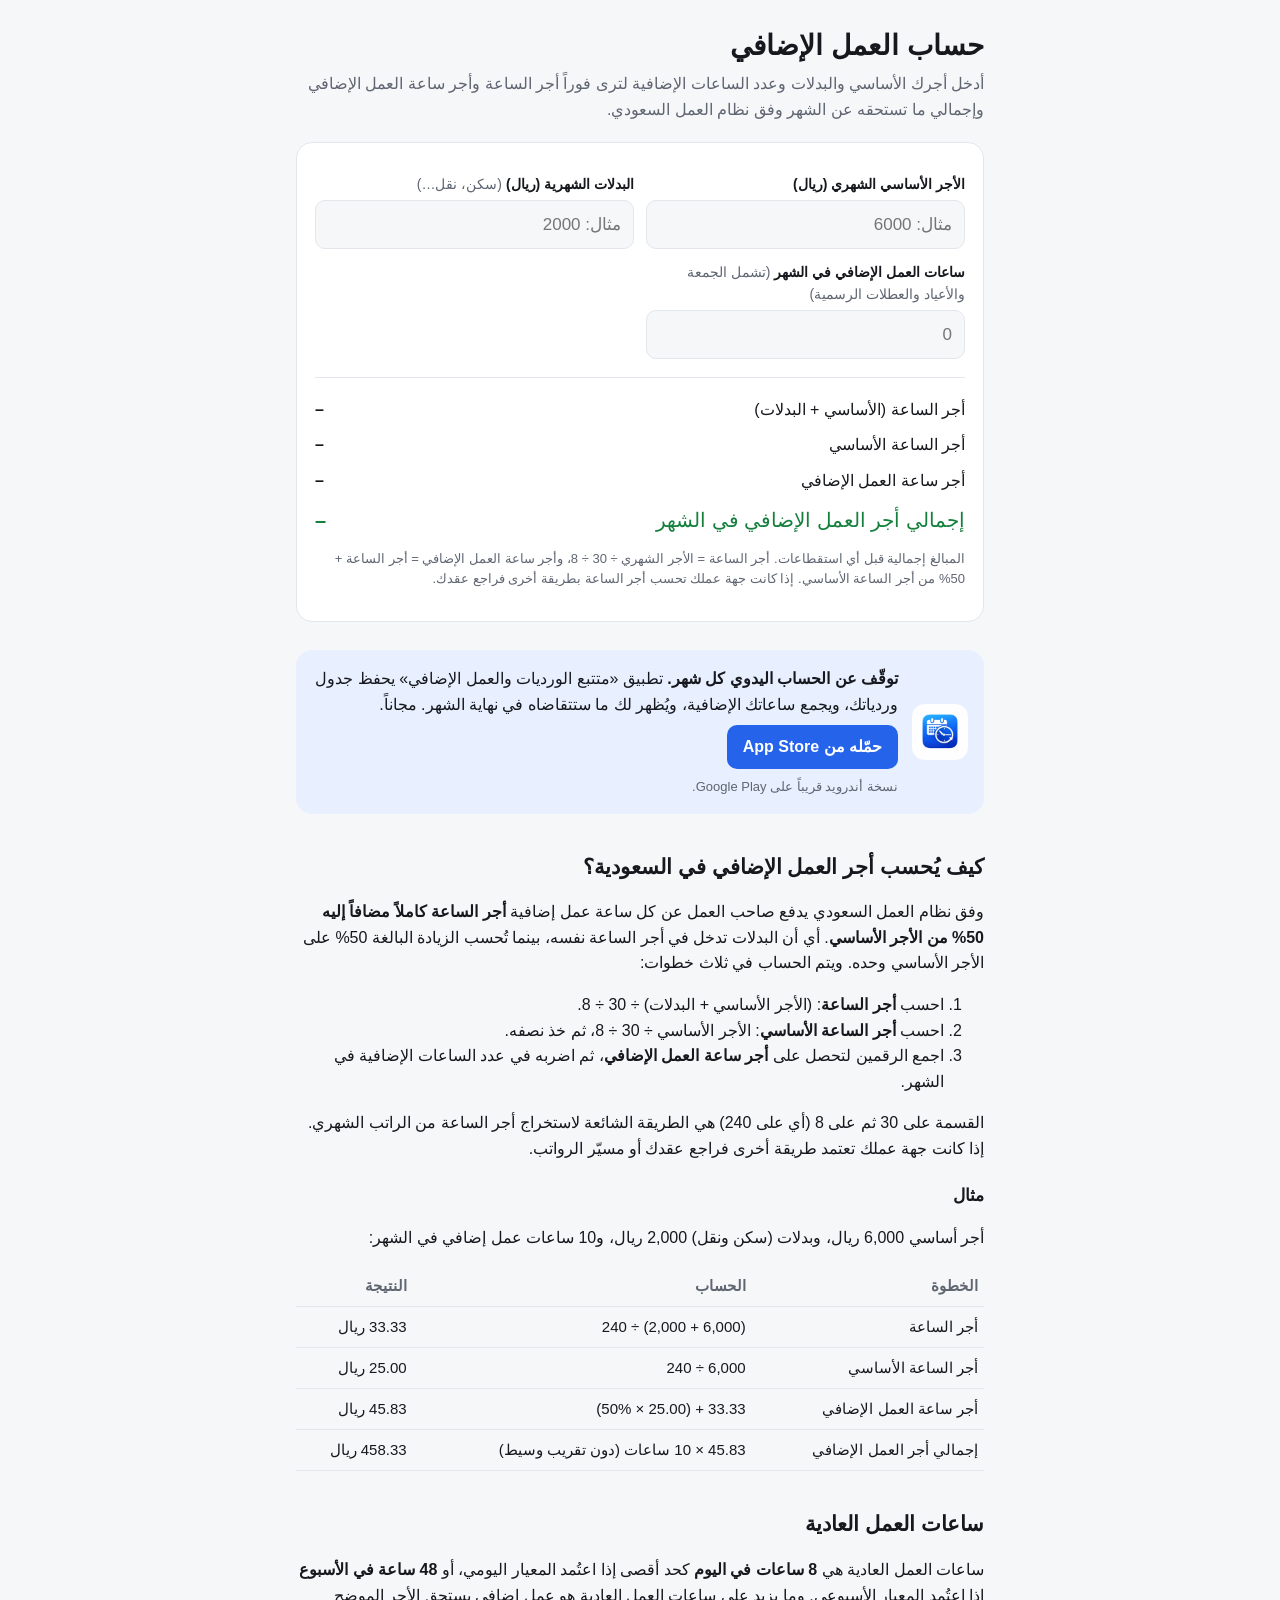
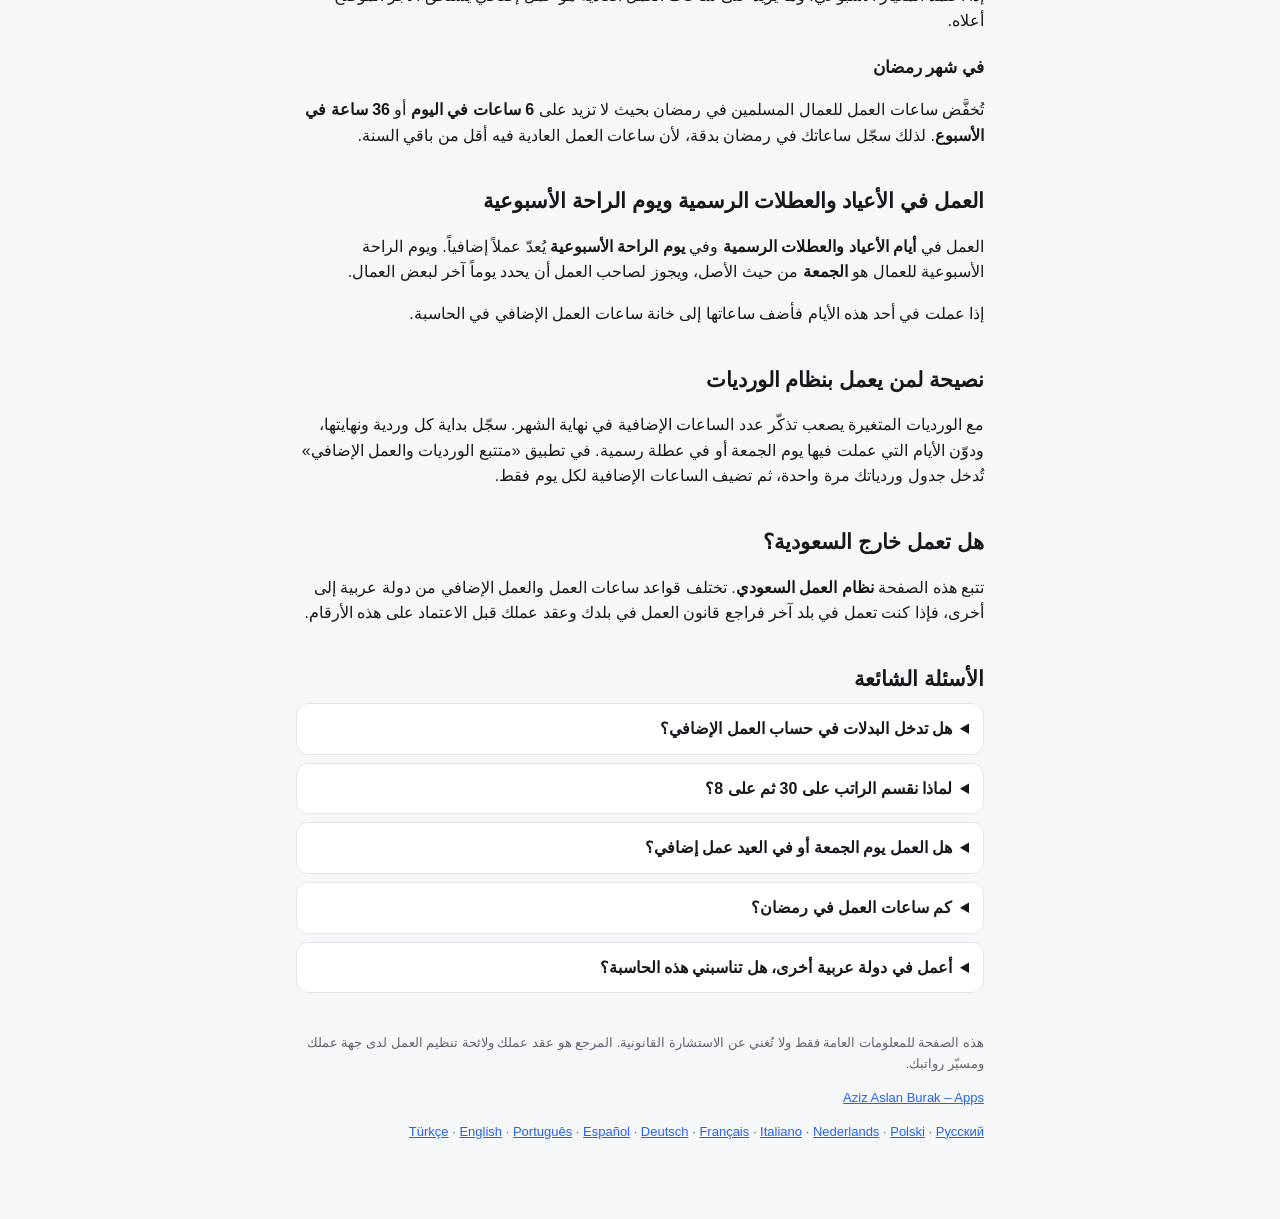
<file: hesab-alamal-aledafi/index.html>
<!doctype html>
<html lang="ar" dir="rtl">
<head>
<meta charset="utf-8">
<meta name="viewport" content="width=device-width, initial-scale=1">
<title>حساب العمل الإضافي في السعودية – حاسبة أجر الساعة الإضافية وفق نظام العمل</title>
<meta name="description" content="احسب أجر العمل الإضافي وفق نظام العمل السعودي: أجر الساعة مع البدلات، وأجر الساعة الأساسي، وأجر ساعة العمل الإضافي (أجر الساعة + 50% من الأجر الأساسي). مثال محلول وساعات العمل في رمضان.">
<link rel="canonical" href="https://azizaslanburak.github.io/hesab-alamal-aledafi/">
<!-- hreflang -->
<link rel="alternate" hreflang="tr" href="https://azizaslanburak.github.io/fazla-mesai-hesaplama/">
<link rel="alternate" hreflang="en" href="https://azizaslanburak.github.io/overtime-calculator/">
<link rel="alternate" hreflang="pt-BR" href="https://azizaslanburak.github.io/calculo-hora-extra/">
<link rel="alternate" hreflang="es" href="https://azizaslanburak.github.io/calcular-horas-extra/">
<link rel="alternate" hreflang="de" href="https://azizaslanburak.github.io/ueberstunden-rechner/">
<link rel="alternate" hreflang="fr" href="https://azizaslanburak.github.io/calcul-heures-supplementaires/">
<link rel="alternate" hreflang="it" href="https://azizaslanburak.github.io/calcolo-straordinari/">
<link rel="alternate" hreflang="nl" href="https://azizaslanburak.github.io/overuren-berekenen/">
<link rel="alternate" hreflang="pl" href="https://azizaslanburak.github.io/kalkulator-nadgodzin/">
<link rel="alternate" hreflang="ru" href="https://azizaslanburak.github.io/raschet-sverhurochnyh/">
<link rel="alternate" hreflang="ar" href="https://azizaslanburak.github.io/hesab-alamal-aledafi/">
<link rel="alternate" hreflang="x-default" href="https://azizaslanburak.github.io/overtime-calculator/">
<!-- /hreflang -->
<meta name="apple-itunes-app" content="app-id=6821146979">
<meta property="og:title" content="حساب العمل الإضافي">
<meta property="og:description" content="أجر الساعة وأجر ساعة العمل الإضافي وإجمالي الشهر في حاسبة بسيطة وفق نظام العمل السعودي.">
<meta property="og:type" content="website">
<meta property="og:url" content="https://azizaslanburak.github.io/hesab-alamal-aledafi/">
<style>
  :root { --bg:#f6f7f9; --card:#fff; --text:#16181d; --muted:#5f6672; --accent:#2563eb; --accent-soft:#e8efff; --line:#e3e6eb; --good:#15803d; }
  @media (prefers-color-scheme: dark) { :root { --bg:#0f1115; --card:#181b21; --text:#eef0f3; --muted:#a0a7b3; --accent:#5b8dff; --accent-soft:#1d2740; --line:#2a2f38; --good:#4ade80; } }
  * { box-sizing:border-box; }
  body { margin:0; background:var(--bg); color:var(--text); font:16px/1.6 -apple-system, BlinkMacSystemFont, "Segoe UI", Roboto, sans-serif; }
  main { max-width:720px; margin:0 auto; padding:28px 16px 64px; }
  h1 { font-size:28px; line-height:1.25; margin:0 0 8px; }
  h2 { font-size:21px; margin:36px 0 8px; }
  h3 { font-size:17px; margin:20px 0 4px; }
  .lead { color:var(--muted); margin:0 0 20px; }
  .card { background:var(--card); border:1px solid var(--line); border-radius:16px; padding:18px; }
  label { display:block; font-weight:600; font-size:14px; margin:12px 0 4px; }
  .hint { font-weight:400; color:var(--muted); }
  input { width:100%; font:inherit; font-size:17px; padding:10px 12px; border-radius:10px; border:1px solid var(--line); background:var(--bg); color:var(--text); }
  input:focus { outline:2px solid var(--accent); outline-offset:1px; }
  .grid { display:grid; grid-template-columns:1fr 1fr; gap:0 12px; }
  @media (max-width:520px) { .grid { grid-template-columns:1fr; } }
  .sub { font-size:13px; font-weight:700; color:var(--muted); text-transform:uppercase; letter-spacing:.04em; margin:18px 0 0; }
  .result { margin-top:18px; border-top:1px solid var(--line); padding-top:14px; }
  .row { display:flex; justify-content:space-between; gap:12px; padding:5px 0; }
  .row span:last-child { font-variant-numeric:tabular-nums; font-weight:600; text-align:right; white-space:nowrap; }
  .total { font-size:20px; color:var(--good); }
  .note { font-size:13px; color:var(--muted); margin-top:8px; }
  .cta { display:flex; gap:14px; align-items:center; background:var(--accent-soft); border-radius:16px; padding:16px; margin:28px 0; }
  .cta img { width:56px; height:56px; border-radius:13px; flex:none; }
  .cta p { margin:0 0 8px; }
  .btn { display:inline-block; background:var(--accent); color:#fff; text-decoration:none; font-weight:700; padding:9px 16px; border-radius:10px; }
  table { width:100%; border-collapse:collapse; margin:8px 0; font-size:15px; }
  th, td { text-align:left; padding:8px 6px; border-bottom:1px solid var(--line); vertical-align:top; }
  th { color:var(--muted); font-weight:600; }
  details { background:var(--card); border:1px solid var(--line); border-radius:12px; padding:12px 14px; margin:8px 0; }
  summary { font-weight:600; cursor:pointer; }
  a { color:var(--accent); }
  footer { color:var(--muted); font-size:13px; margin-top:40px; }
  th, td { text-align:right; }
  .row span:last-child { text-align:left; }
</style>
<script type="application/ld+json">
{
 "@context": "https://schema.org",
 "@type": "FAQPage",
 "mainEntity": [
  {
   "@type": "Question",
   "name": "هل تدخل البدلات في حساب العمل الإضافي؟",
   "acceptedAnswer": {
    "@type": "Answer",
    "text": "نعم، تدخل في أجر الساعة الذي يُدفع كاملاً عن كل ساعة إضافية. أما الزيادة البالغة 50% فتُحسب على الأجر الأساسي فقط."
   }
  },
  {
   "@type": "Question",
   "name": "لماذا نقسم الراتب على 30 ثم على 8؟",
   "acceptedAnswer": {
    "@type": "Answer",
    "text": "هذه هي الطريقة الشائعة لاستخراج أجر الساعة من الراتب الشهري: 30 يوماً في الشهر و8 ساعات في اليوم. إذا كانت جهة عملك تعتمد طريقة مختلفة فراجع عقدك أو مسيّر الرواتب."
   }
  },
  {
   "@type": "Question",
   "name": "هل العمل يوم الجمعة أو في العيد عمل إضافي؟",
   "acceptedAnswer": {
    "@type": "Answer",
    "text": "نعم. العمل في أيام الأعياد والعطلات الرسمية وفي يوم الراحة الأسبوعية يُعدّ عملاً إضافياً. ويوم الراحة الأسبوعية هو الجمعة من حيث الأصل، ويجوز لصاحب العمل تحديد يوم آخر لبعض العمال."
   }
  },
  {
   "@type": "Question",
   "name": "كم ساعات العمل في رمضان؟",
   "acceptedAnswer": {
    "@type": "Answer",
    "text": "تُخفَّض ساعات العمل للعمال المسلمين في رمضان إلى 6 ساعات في اليوم أو 36 ساعة في الأسبوع كحد أقصى."
   }
  },
  {
   "@type": "Question",
   "name": "أعمل في دولة عربية أخرى، هل تناسبني هذه الحاسبة؟",
   "acceptedAnswer": {
    "@type": "Answer",
    "text": "هذه الحاسبة مبنية على نظام العمل السعودي. القواعد تختلف من دولة إلى أخرى، لذا راجع قانون العمل في بلدك وعقد عملك."
   }
  }
 ]
}
</script>
</head>
<body>
<main>
  <h1>حساب العمل الإضافي</h1>
  <p class="lead">أدخل أجرك الأساسي والبدلات وعدد الساعات الإضافية لترى فوراً أجر الساعة وأجر ساعة العمل الإضافي وإجمالي ما تستحقه عن الشهر وفق نظام العمل السعودي.</p>

  <section class="card" aria-label="حاسبة العمل الإضافي">
    <div class="grid">
      <div>
        <label for="basic">الأجر الأساسي الشهري (ريال)</label>
        <input id="basic" inputmode="decimal" autocomplete="off" placeholder="مثال: 6000">
      </div>
      <div>
        <label for="allow">البدلات الشهرية (ريال) <span class="hint">(سكن، نقل…)</span></label>
        <input id="allow" inputmode="decimal" autocomplete="off" placeholder="مثال: 2000">
      </div>
      <div>
        <label for="ot">ساعات العمل الإضافي في الشهر <span class="hint">(تشمل الجمعة والأعياد والعطلات الرسمية)</span></label>
        <input id="ot" inputmode="decimal" autocomplete="off" placeholder="0">
      </div>
    </div>

    <div class="result" aria-live="polite">
      <div class="row"><span>أجر الساعة (الأساسي + البدلات)</span><span id="r-hour">–</span></div>
      <div class="row"><span>أجر الساعة الأساسي</span><span id="r-basic">–</span></div>
      <div class="row"><span>أجر ساعة العمل الإضافي</span><span id="r-othour">–</span></div>
      <div class="row total"><span>إجمالي أجر العمل الإضافي في الشهر</span><span id="r-total">–</span></div>
      <p class="note">المبالغ إجمالية قبل أي استقطاعات. أجر الساعة = الأجر الشهري ÷ 30 ÷ 8، وأجر ساعة العمل الإضافي = أجر الساعة + 50% من أجر الساعة الأساسي. إذا كانت جهة عملك تحسب أجر الساعة بطريقة أخرى فراجع عقدك.</p>
    </div>
  </section>

  <div class="cta">
    <img src="/assets/vardiya-icon.png" alt="" width="56" height="56">
    <div>
      <p><strong>توقّف عن الحساب اليدوي كل شهر.</strong> تطبيق «متتبع الورديات والعمل الإضافي» يحفظ جدول وردياتك، ويجمع ساعاتك الإضافية، ويُظهر لك ما ستتقاضاه في نهاية الشهر. مجاناً.</p>
      <a class="btn" href="https://apps.apple.com/sa/app/id6821146979">حمّله من App Store</a>
      <p class="note" style="margin:8px 0 0">نسخة أندرويد قريباً على Google Play.</p>
    </div>
  </div>

<h2>كيف يُحسب أجر العمل الإضافي في السعودية؟</h2>
  <p>وفق نظام العمل السعودي يدفع صاحب العمل عن كل ساعة عمل إضافية <strong>أجر الساعة كاملاً مضافاً إليه 50% من الأجر الأساسي</strong>. أي أن البدلات تدخل في أجر الساعة نفسه، بينما تُحسب الزيادة البالغة 50% على الأجر الأساسي وحده. ويتم الحساب في ثلاث خطوات:</p>
  <ol>
    <li>احسب <strong>أجر الساعة</strong>: (الأجر الأساسي + البدلات) ÷ 30 ÷ 8.</li>
    <li>احسب <strong>أجر الساعة الأساسي</strong>: الأجر الأساسي ÷ 30 ÷ 8، ثم خذ نصفه.</li>
    <li>اجمع الرقمين لتحصل على <strong>أجر ساعة العمل الإضافي</strong>، ثم اضربه في عدد الساعات الإضافية في الشهر.</li>
  </ol>
  <p>القسمة على 30 ثم على 8 (أي على 240) هي الطريقة الشائعة لاستخراج أجر الساعة من الراتب الشهري. إذا كانت جهة عملك تعتمد طريقة أخرى فراجع عقدك أو مسيّر الرواتب.</p>

  <h3>مثال</h3>
  <p>أجر أساسي 6,000 ريال، وبدلات (سكن ونقل) 2,000 ريال، و10 ساعات عمل إضافي في الشهر:</p>
  <table>
    <tr><th>الخطوة</th><th>الحساب</th><th>النتيجة</th></tr>
    <tr><td>أجر الساعة</td><td>(6,000 + 2,000) ÷ 240</td><td>33.33 ريال</td></tr>
    <tr><td>أجر الساعة الأساسي</td><td>6,000 ÷ 240</td><td>25.00 ريال</td></tr>
    <tr><td>أجر ساعة العمل الإضافي</td><td>33.33 + (25.00 × 50%)</td><td>45.83 ريال</td></tr>
    <tr><td>إجمالي أجر العمل الإضافي</td><td>45.83 × 10 ساعات (دون تقريب وسيط)</td><td>458.33 ريال</td></tr>
  </table>

  <h2>ساعات العمل العادية</h2>
  <p>ساعات العمل العادية هي <strong>8 ساعات في اليوم</strong> كحد أقصى إذا اعتُمد المعيار اليومي، أو <strong>48 ساعة في الأسبوع</strong> إذا اعتُمد المعيار الأسبوعي. وما يزيد على ساعات العمل العادية هو عمل إضافي يستحق الأجر الموضح أعلاه.</p>
  <h3>في شهر رمضان</h3>
  <p>تُخفَّض ساعات العمل للعمال المسلمين في رمضان بحيث لا تزيد على <strong>6 ساعات في اليوم</strong> أو <strong>36 ساعة في الأسبوع</strong>. لذلك سجّل ساعاتك في رمضان بدقة، لأن ساعات العمل العادية فيه أقل من باقي السنة.</p>

  <h2>العمل في الأعياد والعطلات الرسمية ويوم الراحة الأسبوعية</h2>
  <p>العمل في <strong>أيام الأعياد والعطلات الرسمية</strong> وفي <strong>يوم الراحة الأسبوعية</strong> يُعدّ عملاً إضافياً. ويوم الراحة الأسبوعية للعمال هو <strong>الجمعة</strong> من حيث الأصل، ويجوز لصاحب العمل أن يحدد يوماً آخر لبعض العمال.</p>
  <p>إذا عملت في أحد هذه الأيام فأضف ساعاتها إلى خانة ساعات العمل الإضافي في الحاسبة.</p>

  <h2>نصيحة لمن يعمل بنظام الورديات</h2>
  <p>مع الورديات المتغيرة يصعب تذكّر عدد الساعات الإضافية في نهاية الشهر. سجّل بداية كل وردية ونهايتها، ودوّن الأيام التي عملت فيها يوم الجمعة أو في عطلة رسمية. في تطبيق «متتبع الورديات والعمل الإضافي» تُدخل جدول وردياتك مرة واحدة، ثم تضيف الساعات الإضافية لكل يوم فقط.</p>

  <h2>هل تعمل خارج السعودية؟</h2>
  <p>تتبع هذه الصفحة <strong>نظام العمل السعودي</strong>. تختلف قواعد ساعات العمل والعمل الإضافي من دولة عربية إلى أخرى، فإذا كنت تعمل في بلد آخر فراجع قانون العمل في بلدك وعقد عملك قبل الاعتماد على هذه الأرقام.</p>

  <h2>الأسئلة الشائعة</h2>
  <details><summary>هل تدخل البدلات في حساب العمل الإضافي؟</summary>
    <p>نعم، تدخل في أجر الساعة الذي يُدفع كاملاً عن كل ساعة إضافية. أما الزيادة البالغة 50% فتُحسب على الأجر الأساسي فقط.</p></details>
  <details><summary>لماذا نقسم الراتب على 30 ثم على 8؟</summary>
    <p>هذه هي الطريقة الشائعة لاستخراج أجر الساعة من الراتب الشهري: 30 يوماً في الشهر و8 ساعات في اليوم. إذا كانت جهة عملك تعتمد طريقة مختلفة فراجع عقدك أو مسيّر الرواتب.</p></details>
  <details><summary>هل العمل يوم الجمعة أو في العيد عمل إضافي؟</summary>
    <p>نعم. العمل في أيام الأعياد والعطلات الرسمية وفي يوم الراحة الأسبوعية يُعدّ عملاً إضافياً. ويوم الراحة الأسبوعية هو الجمعة من حيث الأصل، ويجوز لصاحب العمل تحديد يوم آخر لبعض العمال.</p></details>
  <details><summary>كم ساعات العمل في رمضان؟</summary>
    <p>تُخفَّض ساعات العمل للعمال المسلمين في رمضان إلى 6 ساعات في اليوم أو 36 ساعة في الأسبوع كحد أقصى.</p></details>
  <details><summary>أعمل في دولة عربية أخرى، هل تناسبني هذه الحاسبة؟</summary>
    <p>هذه الحاسبة مبنية على نظام العمل السعودي. القواعد تختلف من دولة إلى أخرى، لذا راجع قانون العمل في بلدك وعقد عملك.</p></details>

  <footer>
    <p>هذه الصفحة للمعلومات العامة فقط ولا تُغني عن الاستشارة القانونية. المرجع هو عقد عملك ولائحة تنظيم العمل لدى جهة عملك ومسيّر رواتبك.</p>
    <p><a href="/">Aziz Aslan Burak – Apps</a></p>
    <p class="note"><a href="/fazla-mesai-hesaplama/" hreflang="tr" lang="tr">Türkçe</a> · <a href="/overtime-calculator/" hreflang="en" lang="en">English</a> · <a href="/calculo-hora-extra/" hreflang="pt-BR" lang="pt-BR">Português</a> · <a href="/calcular-horas-extra/" hreflang="es" lang="es">Español</a> · <a href="/ueberstunden-rechner/" hreflang="de" lang="de">Deutsch</a> · <a href="/calcul-heures-supplementaires/" hreflang="fr" lang="fr">Français</a> · <a href="/calcolo-straordinari/" hreflang="it" lang="it">Italiano</a> · <a href="/overuren-berekenen/" hreflang="nl" lang="nl">Nederlands</a> · <a href="/kalkulator-nadgodzin/" hreflang="pl" lang="pl">Polski</a> · <a href="/raschet-sverhurochnyh/" hreflang="ru" lang="ru">Русский</a></p>
  </footer>
</main>
<script>
(function () {
  var $ = function (id) { return document.getElementById(id); };
  var DEC = ".";
  var v = function (id) {
    var s = ($(id).value || '').trim().replace(/[\s\u00a0\u202f]/g, '').replace(/[^0-9.,-]/g, '');
    if (DEC === ',') {
      if (s.indexOf(',') !== -1) s = s.replace(/\./g, '').replace(',', '.');
      else if (/^\d{1,3}(\.\d{3})+$/.test(s)) s = s.replace(/\./g, '');
    } else {
      s = s.replace(/,/g, '');
    }
    var n = parseFloat(s);
    return isFinite(n) && n > 0 ? n : 0;
  };
  var fmt = function (n) { return n.toLocaleString("ar-SA-u-nu-latn", { style: 'currency', currency: "SAR" }); };
  var OUT = ["r-hour", "r-basic", "r-othour", "r-total"];
  function calc(v) {
    var basic = v('basic');
    if (!basic) return null;
    var hour = (basic + v('allow')) / 240;
    var basicHour = basic / 240;
    var otHour = hour + basicHour * 0.5;
    return { 'r-hour': hour, 'r-basic': basicHour, 'r-othour': otHour, 'r-total': otHour * v('ot') };
  }
  function run() {
    var r = calc(v);
    OUT.forEach(function (k) { $(k).textContent = r && typeof r[k] === 'number' && isFinite(r[k]) ? fmt(r[k]) : '–'; });
  }
  ["basic", "allow", "ot"].forEach(function (id) { $(id).addEventListener('input', run); });
})();
</script>
</body>
</html>
</file>
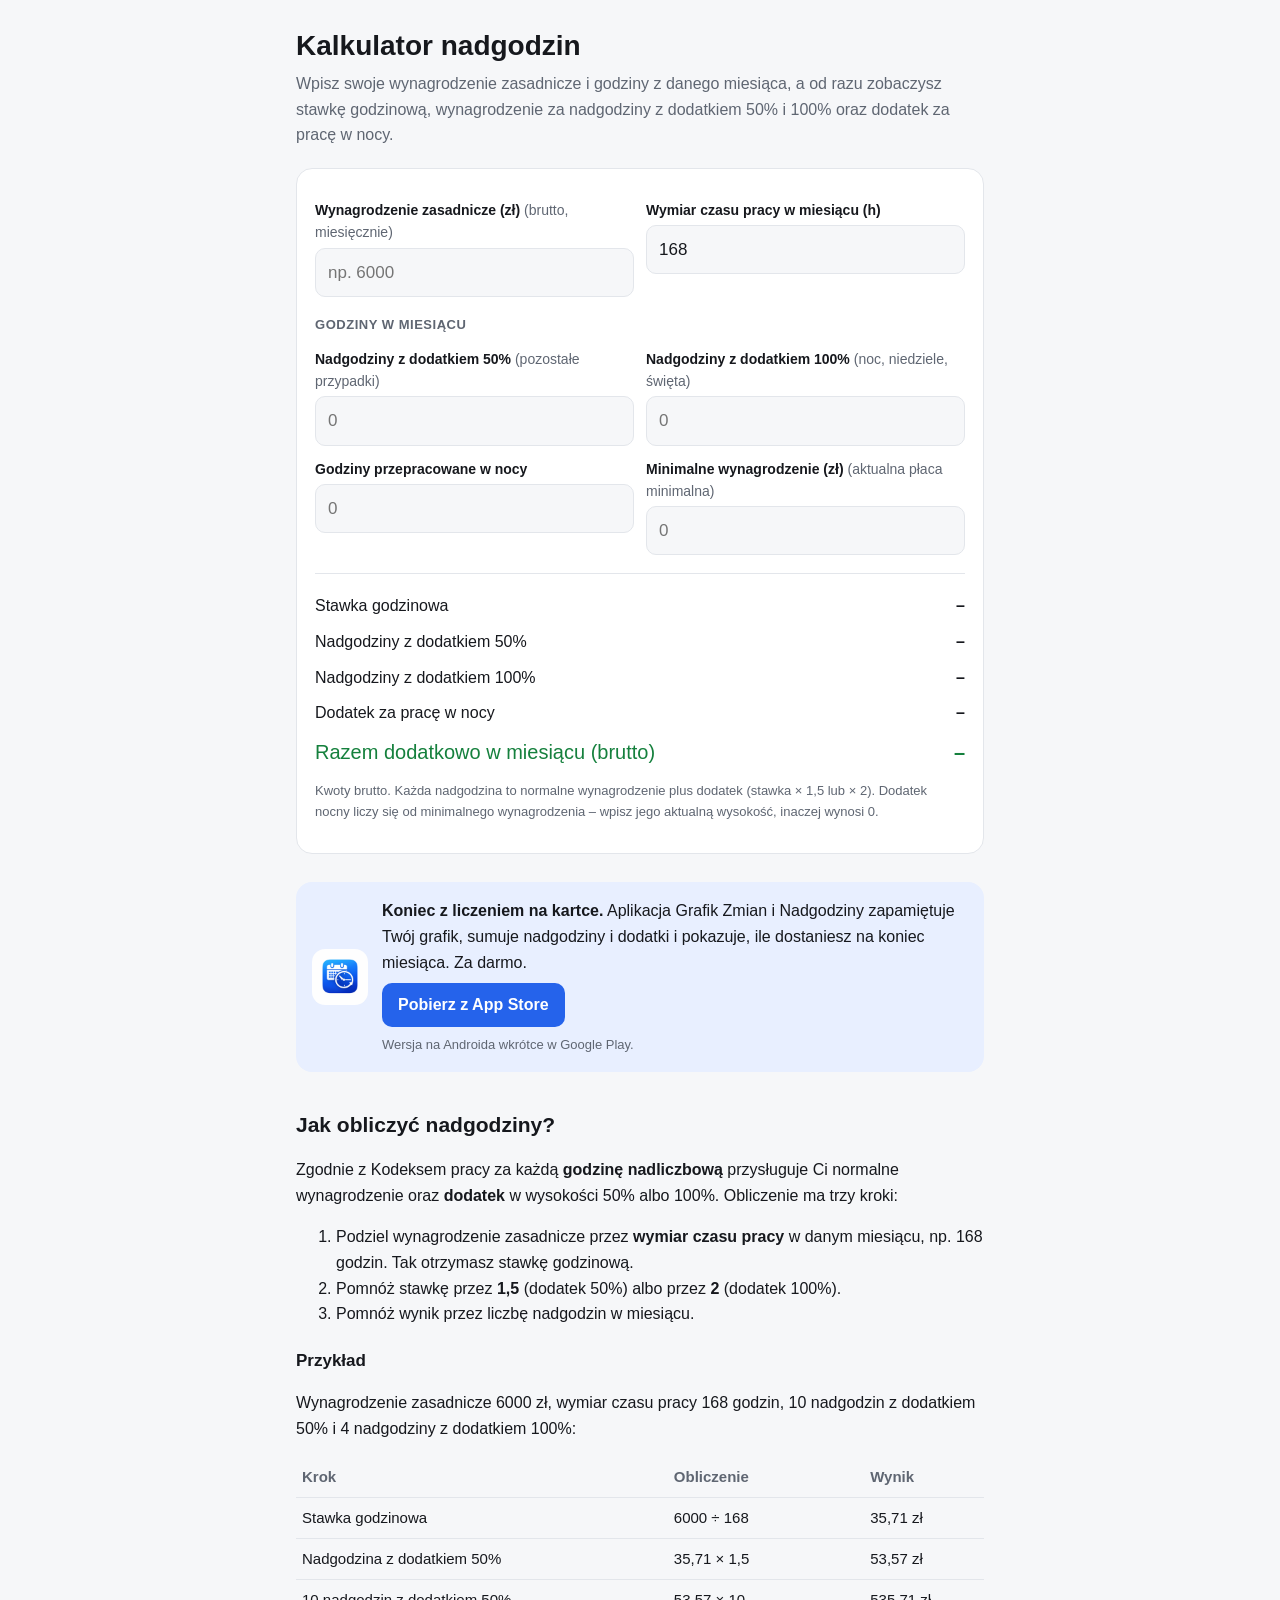
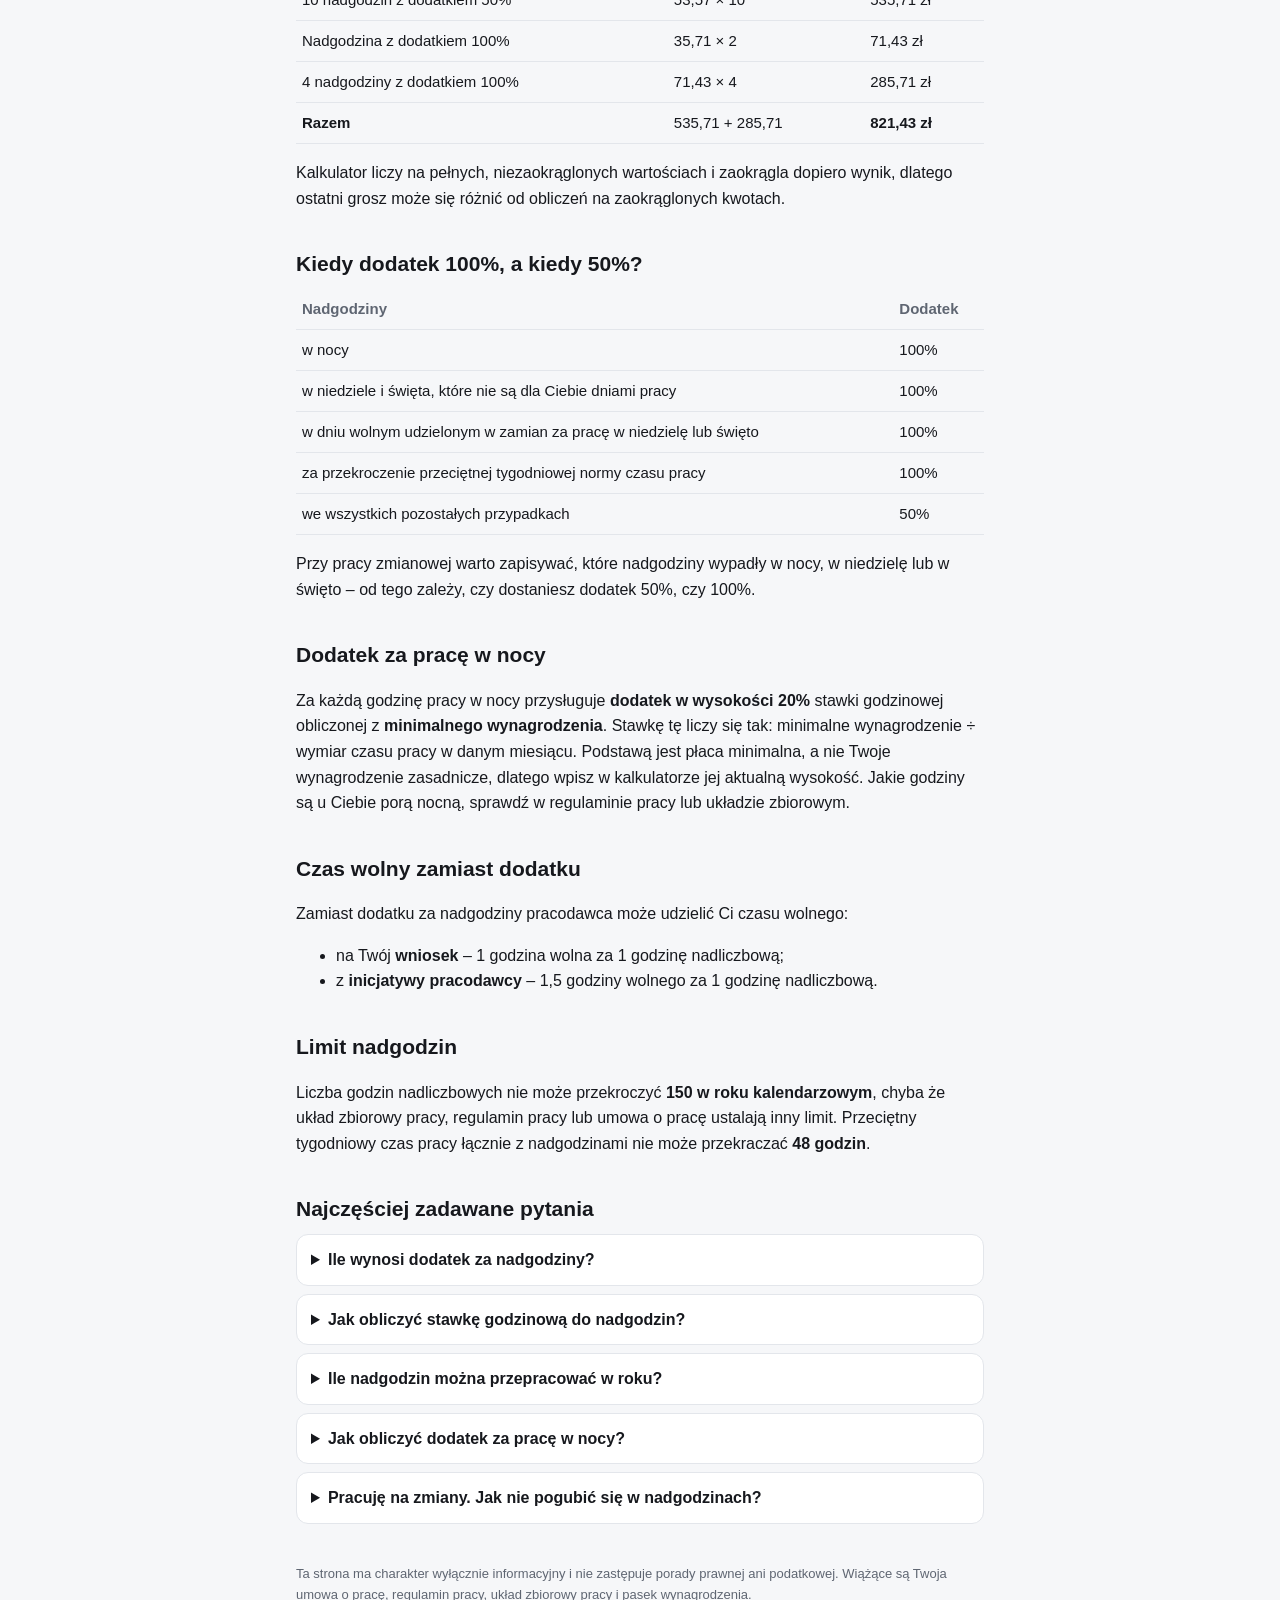
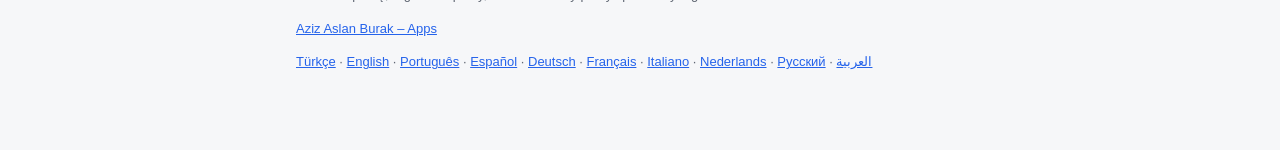
<file: kalkulator-nadgodzin/index.html>
<!doctype html>
<html lang="pl" dir="ltr">
<head>
<meta charset="utf-8">
<meta name="viewport" content="width=device-width, initial-scale=1">
<title>Kalkulator nadgodzin – dodatek 50% i 100% oraz dodatek nocny</title>
<meta name="description" content="Kalkulator nadgodzin: oblicz stawkę godzinową z wynagrodzenia zasadniczego, wynagrodzenie za godziny nadliczbowe z dodatkiem 50% i 100% według Kodeksu pracy oraz dodatek za pracę w nocy.">
<link rel="canonical" href="https://azizaslanburak.github.io/kalkulator-nadgodzin/">
<!-- hreflang -->
<link rel="alternate" hreflang="tr" href="https://azizaslanburak.github.io/fazla-mesai-hesaplama/">
<link rel="alternate" hreflang="en" href="https://azizaslanburak.github.io/overtime-calculator/">
<link rel="alternate" hreflang="pt-BR" href="https://azizaslanburak.github.io/calculo-hora-extra/">
<link rel="alternate" hreflang="es" href="https://azizaslanburak.github.io/calcular-horas-extra/">
<link rel="alternate" hreflang="de" href="https://azizaslanburak.github.io/ueberstunden-rechner/">
<link rel="alternate" hreflang="fr" href="https://azizaslanburak.github.io/calcul-heures-supplementaires/">
<link rel="alternate" hreflang="it" href="https://azizaslanburak.github.io/calcolo-straordinari/">
<link rel="alternate" hreflang="nl" href="https://azizaslanburak.github.io/overuren-berekenen/">
<link rel="alternate" hreflang="pl" href="https://azizaslanburak.github.io/kalkulator-nadgodzin/">
<link rel="alternate" hreflang="ru" href="https://azizaslanburak.github.io/raschet-sverhurochnyh/">
<link rel="alternate" hreflang="ar" href="https://azizaslanburak.github.io/hesab-alamal-aledafi/">
<link rel="alternate" hreflang="x-default" href="https://azizaslanburak.github.io/overtime-calculator/">
<!-- /hreflang -->
<meta name="apple-itunes-app" content="app-id=6821146979">
<meta property="og:title" content="Kalkulator nadgodzin">
<meta property="og:description" content="Stawka godzinowa, nadgodziny z dodatkiem 50% i 100% oraz dodatek nocny w jednym prostym kalkulatorze.">
<meta property="og:type" content="website">
<meta property="og:url" content="https://azizaslanburak.github.io/kalkulator-nadgodzin/">
<style>
  :root { --bg:#f6f7f9; --card:#fff; --text:#16181d; --muted:#5f6672; --accent:#2563eb; --accent-soft:#e8efff; --line:#e3e6eb; --good:#15803d; }
  @media (prefers-color-scheme: dark) { :root { --bg:#0f1115; --card:#181b21; --text:#eef0f3; --muted:#a0a7b3; --accent:#5b8dff; --accent-soft:#1d2740; --line:#2a2f38; --good:#4ade80; } }
  * { box-sizing:border-box; }
  body { margin:0; background:var(--bg); color:var(--text); font:16px/1.6 -apple-system, BlinkMacSystemFont, "Segoe UI", Roboto, sans-serif; }
  main { max-width:720px; margin:0 auto; padding:28px 16px 64px; }
  h1 { font-size:28px; line-height:1.25; margin:0 0 8px; }
  h2 { font-size:21px; margin:36px 0 8px; }
  h3 { font-size:17px; margin:20px 0 4px; }
  .lead { color:var(--muted); margin:0 0 20px; }
  .card { background:var(--card); border:1px solid var(--line); border-radius:16px; padding:18px; }
  label { display:block; font-weight:600; font-size:14px; margin:12px 0 4px; }
  .hint { font-weight:400; color:var(--muted); }
  input { width:100%; font:inherit; font-size:17px; padding:10px 12px; border-radius:10px; border:1px solid var(--line); background:var(--bg); color:var(--text); }
  input:focus { outline:2px solid var(--accent); outline-offset:1px; }
  .grid { display:grid; grid-template-columns:1fr 1fr; gap:0 12px; }
  @media (max-width:520px) { .grid { grid-template-columns:1fr; } }
  .sub { font-size:13px; font-weight:700; color:var(--muted); text-transform:uppercase; letter-spacing:.04em; margin:18px 0 0; }
  .result { margin-top:18px; border-top:1px solid var(--line); padding-top:14px; }
  .row { display:flex; justify-content:space-between; gap:12px; padding:5px 0; }
  .row span:last-child { font-variant-numeric:tabular-nums; font-weight:600; text-align:right; white-space:nowrap; }
  .total { font-size:20px; color:var(--good); }
  .note { font-size:13px; color:var(--muted); margin-top:8px; }
  .cta { display:flex; gap:14px; align-items:center; background:var(--accent-soft); border-radius:16px; padding:16px; margin:28px 0; }
  .cta img { width:56px; height:56px; border-radius:13px; flex:none; }
  .cta p { margin:0 0 8px; }
  .btn { display:inline-block; background:var(--accent); color:#fff; text-decoration:none; font-weight:700; padding:9px 16px; border-radius:10px; }
  table { width:100%; border-collapse:collapse; margin:8px 0; font-size:15px; }
  th, td { text-align:left; padding:8px 6px; border-bottom:1px solid var(--line); vertical-align:top; }
  th { color:var(--muted); font-weight:600; }
  details { background:var(--card); border:1px solid var(--line); border-radius:12px; padding:12px 14px; margin:8px 0; }
  summary { font-weight:600; cursor:pointer; }
  a { color:var(--accent); }
  footer { color:var(--muted); font-size:13px; margin-top:40px; }
</style>
<script type="application/ld+json">
{
 "@context": "https://schema.org",
 "@type": "FAQPage",
 "mainEntity": [
  {
   "@type": "Question",
   "name": "Ile wynosi dodatek za nadgodziny?",
   "acceptedAnswer": {
    "@type": "Answer",
    "text": "Za każdą godzinę nadliczbową przysługuje normalne wynagrodzenie plus dodatek: 100% za nadgodziny w nocy, w niedziele i święta niebędące dla pracownika dniami pracy, w dniu wolnym udzielonym za pracę w niedzielę lub święto oraz za przekroczenie przeciętnej tygodniowej normy czasu pracy; 50% w pozostałych przypadkach."
   }
  },
  {
   "@type": "Question",
   "name": "Jak obliczyć stawkę godzinową do nadgodzin?",
   "acceptedAnswer": {
    "@type": "Answer",
    "text": "Podziel miesięczne wynagrodzenie zasadnicze przez wymiar czasu pracy w danym miesiącu, np. 6000 zł ÷ 168 godzin = 35,71 zł. Godzina z dodatkiem 50% to stawka × 1,5, a z dodatkiem 100% to stawka × 2."
   }
  },
  {
   "@type": "Question",
   "name": "Ile nadgodzin można przepracować w roku?",
   "acceptedAnswer": {
    "@type": "Answer",
    "text": "150 godzin w roku kalendarzowym, chyba że układ zbiorowy pracy, regulamin pracy lub umowa o pracę ustalają inny limit. Przeciętny tygodniowy czas pracy łącznie z nadgodzinami nie może przekraczać 48 godzin."
   }
  },
  {
   "@type": "Question",
   "name": "Jak obliczyć dodatek za pracę w nocy?",
   "acceptedAnswer": {
    "@type": "Answer",
    "text": "Dodatek wynosi 20% stawki godzinowej obliczonej z minimalnego wynagrodzenia za każdą godzinę pracy w nocy. Stawkę liczy się jako minimalne wynagrodzenie ÷ wymiar czasu pracy w danym miesiącu."
   }
  },
  {
   "@type": "Question",
   "name": "Pracuję na zmiany. Jak nie pogubić się w nadgodzinach?",
   "acceptedAnswer": {
    "@type": "Answer",
    "text": "Zapisuj początek i koniec każdej zmiany oraz to, czy nadgodziny wypadły w nocy, w niedzielę lub w święto. W aplikacji Grafik Zmian i Nadgodziny wpisujesz grafik raz, kalendarz uzupełnia się sam, a Ty dodajesz tylko nadgodziny z danego dnia."
   }
  }
 ]
}
</script>
</head>
<body>
<main>
  <h1>Kalkulator nadgodzin</h1>
  <p class="lead">Wpisz swoje wynagrodzenie zasadnicze i godziny z danego miesiąca, a od razu zobaczysz stawkę godzinową, wynagrodzenie za nadgodziny z dodatkiem 50% i 100% oraz dodatek za pracę w nocy.</p>

  <section class="card" aria-label="Kalkulator nadgodzin">
    <div class="grid">
      <div>
        <label for="pay">Wynagrodzenie zasadnicze (zł) <span class="hint">(brutto, miesięcznie)</span></label>
        <input id="pay" inputmode="decimal" autocomplete="off" placeholder="np. 6000">
      </div>
      <div>
        <label for="hours">Wymiar czasu pracy w miesiącu (h)</label>
        <input id="hours" inputmode="decimal" autocomplete="off" value="168">
      </div>
    </div>
    <p class="sub">Godziny w miesiącu</p>
    <div class="grid">
      <div>
        <label for="ot50">Nadgodziny z dodatkiem 50% <span class="hint">(pozostałe przypadki)</span></label>
        <input id="ot50" inputmode="decimal" autocomplete="off" placeholder="0">
      </div>
      <div>
        <label for="ot100">Nadgodziny z dodatkiem 100% <span class="hint">(noc, niedziele, święta)</span></label>
        <input id="ot100" inputmode="decimal" autocomplete="off" placeholder="0">
      </div>
      <div>
        <label for="night">Godziny przepracowane w nocy</label>
        <input id="night" inputmode="decimal" autocomplete="off" placeholder="0">
      </div>
      <div>
        <label for="minWage">Minimalne wynagrodzenie (zł) <span class="hint">(aktualna płaca minimalna)</span></label>
        <input id="minWage" inputmode="decimal" autocomplete="off" placeholder="0">
      </div>
    </div>

    <div class="result" aria-live="polite">
      <div class="row"><span>Stawka godzinowa</span><span id="r-rate">–</span></div>
      <div class="row"><span>Nadgodziny z dodatkiem 50%</span><span id="r-ot50">–</span></div>
      <div class="row"><span>Nadgodziny z dodatkiem 100%</span><span id="r-ot100">–</span></div>
      <div class="row"><span>Dodatek za pracę w nocy</span><span id="r-night">–</span></div>
      <div class="row total"><span>Razem dodatkowo w miesiącu (brutto)</span><span id="r-total">–</span></div>
      <p class="note">Kwoty brutto. Każda nadgodzina to normalne wynagrodzenie plus dodatek (stawka × 1,5 lub × 2). Dodatek nocny liczy się od minimalnego wynagrodzenia – wpisz jego aktualną wysokość, inaczej wynosi 0.</p>
    </div>
  </section>

  <div class="cta">
    <img src="/assets/vardiya-icon.png" alt="" width="56" height="56">
    <div>
      <p><strong>Koniec z liczeniem na kartce.</strong> Aplikacja Grafik Zmian i Nadgodziny zapamiętuje Twój grafik, sumuje nadgodziny i dodatki i pokazuje, ile dostaniesz na koniec miesiąca. Za darmo.</p>
      <a class="btn" href="https://apps.apple.com/pl/app/id6821146979">Pobierz z App Store</a>
      <p class="note" style="margin:8px 0 0">Wersja na Androida wkrótce w Google Play.</p>
    </div>
  </div>

<h2>Jak obliczyć nadgodziny?</h2>
  <p>Zgodnie z Kodeksem pracy za każdą <strong>godzinę nadliczbową</strong> przysługuje Ci normalne wynagrodzenie oraz <strong>dodatek</strong> w wysokości 50% albo 100%. Obliczenie ma trzy kroki:</p>
  <ol>
    <li>Podziel wynagrodzenie zasadnicze przez <strong>wymiar czasu pracy</strong> w danym miesiącu, np. 168 godzin. Tak otrzymasz stawkę godzinową.</li>
    <li>Pomnóż stawkę przez <strong>1,5</strong> (dodatek 50%) albo przez <strong>2</strong> (dodatek 100%).</li>
    <li>Pomnóż wynik przez liczbę nadgodzin w miesiącu.</li>
  </ol>

  <h3>Przykład</h3>
  <p>Wynagrodzenie zasadnicze 6000 zł, wymiar czasu pracy 168 godzin, 10 nadgodzin z dodatkiem 50% i 4 nadgodziny z dodatkiem 100%:</p>
  <table>
    <tr><th>Krok</th><th>Obliczenie</th><th>Wynik</th></tr>
    <tr><td>Stawka godzinowa</td><td>6000 ÷ 168</td><td>35,71 zł</td></tr>
    <tr><td>Nadgodzina z dodatkiem 50%</td><td>35,71 × 1,5</td><td>53,57 zł</td></tr>
    <tr><td>10 nadgodzin z dodatkiem 50%</td><td>53,57 × 10</td><td>535,71 zł</td></tr>
    <tr><td>Nadgodzina z dodatkiem 100%</td><td>35,71 × 2</td><td>71,43 zł</td></tr>
    <tr><td>4 nadgodziny z dodatkiem 100%</td><td>71,43 × 4</td><td>285,71 zł</td></tr>
    <tr><td><strong>Razem</strong></td><td>535,71 + 285,71</td><td><strong>821,43 zł</strong></td></tr>
  </table>
  <p>Kalkulator liczy na pełnych, niezaokrąglonych wartościach i zaokrągla dopiero wynik, dlatego ostatni grosz może się różnić od obliczeń na zaokrąglonych kwotach.</p>

  <h2>Kiedy dodatek 100%, a kiedy 50%?</h2>
  <table>
    <tr><th>Nadgodziny</th><th>Dodatek</th></tr>
    <tr><td>w nocy</td><td>100%</td></tr>
    <tr><td>w niedziele i święta, które nie są dla Ciebie dniami pracy</td><td>100%</td></tr>
    <tr><td>w dniu wolnym udzielonym w zamian za pracę w niedzielę lub święto</td><td>100%</td></tr>
    <tr><td>za przekroczenie przeciętnej tygodniowej normy czasu pracy</td><td>100%</td></tr>
    <tr><td>we wszystkich pozostałych przypadkach</td><td>50%</td></tr>
  </table>
  <p>Przy pracy zmianowej warto zapisywać, które nadgodziny wypadły w nocy, w niedzielę lub w święto – od tego zależy, czy dostaniesz dodatek 50%, czy 100%.</p>

  <h2>Dodatek za pracę w nocy</h2>
  <p>Za każdą godzinę pracy w nocy przysługuje <strong>dodatek w wysokości 20%</strong> stawki godzinowej obliczonej z <strong>minimalnego wynagrodzenia</strong>. Stawkę tę liczy się tak: minimalne wynagrodzenie ÷ wymiar czasu pracy w danym miesiącu. Podstawą jest płaca minimalna, a nie Twoje wynagrodzenie zasadnicze, dlatego wpisz w kalkulatorze jej aktualną wysokość. Jakie godziny są u Ciebie porą nocną, sprawdź w regulaminie pracy lub układzie zbiorowym.</p>

  <h2>Czas wolny zamiast dodatku</h2>
  <p>Zamiast dodatku za nadgodziny pracodawca może udzielić Ci czasu wolnego:</p>
  <ul>
    <li>na Twój <strong>wniosek</strong> – 1 godzina wolna za 1 godzinę nadliczbową;</li>
    <li>z <strong>inicjatywy pracodawcy</strong> – 1,5 godziny wolnego za 1 godzinę nadliczbową.</li>
  </ul>

  <h2>Limit nadgodzin</h2>
  <p>Liczba godzin nadliczbowych nie może przekroczyć <strong>150 w roku kalendarzowym</strong>, chyba że układ zbiorowy pracy, regulamin pracy lub umowa o pracę ustalają inny limit. Przeciętny tygodniowy czas pracy łącznie z nadgodzinami nie może przekraczać <strong>48 godzin</strong>.</p>

  <h2>Najczęściej zadawane pytania</h2>
  <details><summary>Ile wynosi dodatek za nadgodziny?</summary>
    <p>Za każdą godzinę nadliczbową przysługuje normalne wynagrodzenie plus dodatek: 100% za nadgodziny w nocy, w niedziele i święta niebędące dla pracownika dniami pracy, w dniu wolnym udzielonym za pracę w niedzielę lub święto oraz za przekroczenie przeciętnej tygodniowej normy czasu pracy; 50% w pozostałych przypadkach.</p></details>
  <details><summary>Jak obliczyć stawkę godzinową do nadgodzin?</summary>
    <p>Podziel miesięczne wynagrodzenie zasadnicze przez wymiar czasu pracy w danym miesiącu, np. 6000 zł ÷ 168 godzin = 35,71 zł. Godzina z dodatkiem 50% to stawka × 1,5, a z dodatkiem 100% to stawka × 2.</p></details>
  <details><summary>Ile nadgodzin można przepracować w roku?</summary>
    <p>150 godzin w roku kalendarzowym, chyba że układ zbiorowy pracy, regulamin pracy lub umowa o pracę ustalają inny limit. Przeciętny tygodniowy czas pracy łącznie z nadgodzinami nie może przekraczać 48 godzin.</p></details>
  <details><summary>Jak obliczyć dodatek za pracę w nocy?</summary>
    <p>Dodatek wynosi 20% stawki godzinowej obliczonej z minimalnego wynagrodzenia za każdą godzinę pracy w nocy. Stawkę liczy się jako minimalne wynagrodzenie ÷ wymiar czasu pracy w danym miesiącu.</p></details>
  <details><summary>Pracuję na zmiany. Jak nie pogubić się w nadgodzinach?</summary>
    <p>Zapisuj początek i koniec każdej zmiany oraz to, czy nadgodziny wypadły w nocy, w niedzielę lub w święto. W aplikacji Grafik Zmian i Nadgodziny wpisujesz grafik raz, kalendarz uzupełnia się sam, a Ty dodajesz tylko nadgodziny z danego dnia.</p></details>

  <footer>
    <p>Ta strona ma charakter wyłącznie informacyjny i nie zastępuje porady prawnej ani podatkowej. Wiążące są Twoja umowa o pracę, regulamin pracy, układ zbiorowy pracy i pasek wynagrodzenia.</p>
    <p><a href="/">Aziz Aslan Burak – Apps</a></p>
    <p class="note"><a href="/fazla-mesai-hesaplama/" hreflang="tr" lang="tr">Türkçe</a> · <a href="/overtime-calculator/" hreflang="en" lang="en">English</a> · <a href="/calculo-hora-extra/" hreflang="pt-BR" lang="pt-BR">Português</a> · <a href="/calcular-horas-extra/" hreflang="es" lang="es">Español</a> · <a href="/ueberstunden-rechner/" hreflang="de" lang="de">Deutsch</a> · <a href="/calcul-heures-supplementaires/" hreflang="fr" lang="fr">Français</a> · <a href="/calcolo-straordinari/" hreflang="it" lang="it">Italiano</a> · <a href="/overuren-berekenen/" hreflang="nl" lang="nl">Nederlands</a> · <a href="/raschet-sverhurochnyh/" hreflang="ru" lang="ru">Русский</a> · <a href="/hesab-alamal-aledafi/" hreflang="ar" lang="ar">العربية</a></p>
  </footer>
</main>
<script>
(function () {
  var $ = function (id) { return document.getElementById(id); };
  var DEC = ",";
  var v = function (id) {
    var s = ($(id).value || '').trim().replace(/[\s\u00a0\u202f]/g, '').replace(/[^0-9.,-]/g, '');
    if (DEC === ',') {
      if (s.indexOf(',') !== -1) s = s.replace(/\./g, '').replace(',', '.');
      else if (/^\d{1,3}(\.\d{3})+$/.test(s)) s = s.replace(/\./g, '');
    } else {
      s = s.replace(/,/g, '');
    }
    var n = parseFloat(s);
    return isFinite(n) && n > 0 ? n : 0;
  };
  var fmt = function (n) { return n.toLocaleString("pl-PL", { style: 'currency', currency: "PLN" }); };
  var OUT = ["r-rate", "r-ot50", "r-ot100", "r-night", "r-total"];
  function calc(v) {
    var pay = v('pay'), hours = v('hours');
    if (!pay || !hours) return null;
    var rate = pay / hours;
    var ot50 = rate * 1.5 * v('ot50');
    var ot100 = rate * 2 * v('ot100');
    var minWage = v('minWage');
    var night = minWage ? 0.2 * (minWage / hours) * v('night') : 0;
    return { 'r-rate': rate, 'r-ot50': ot50, 'r-ot100': ot100, 'r-night': night, 'r-total': ot50 + ot100 + night };
  }
  function run() {
    var r = calc(v);
    OUT.forEach(function (k) { $(k).textContent = r && typeof r[k] === 'number' && isFinite(r[k]) ? fmt(r[k]) : '–'; });
  }
  ["pay", "hours", "ot50", "ot100", "night", "minWage"].forEach(function (id) { $(id).addEventListener('input', run); });
})();
</script>
</body>
</html>
</file>
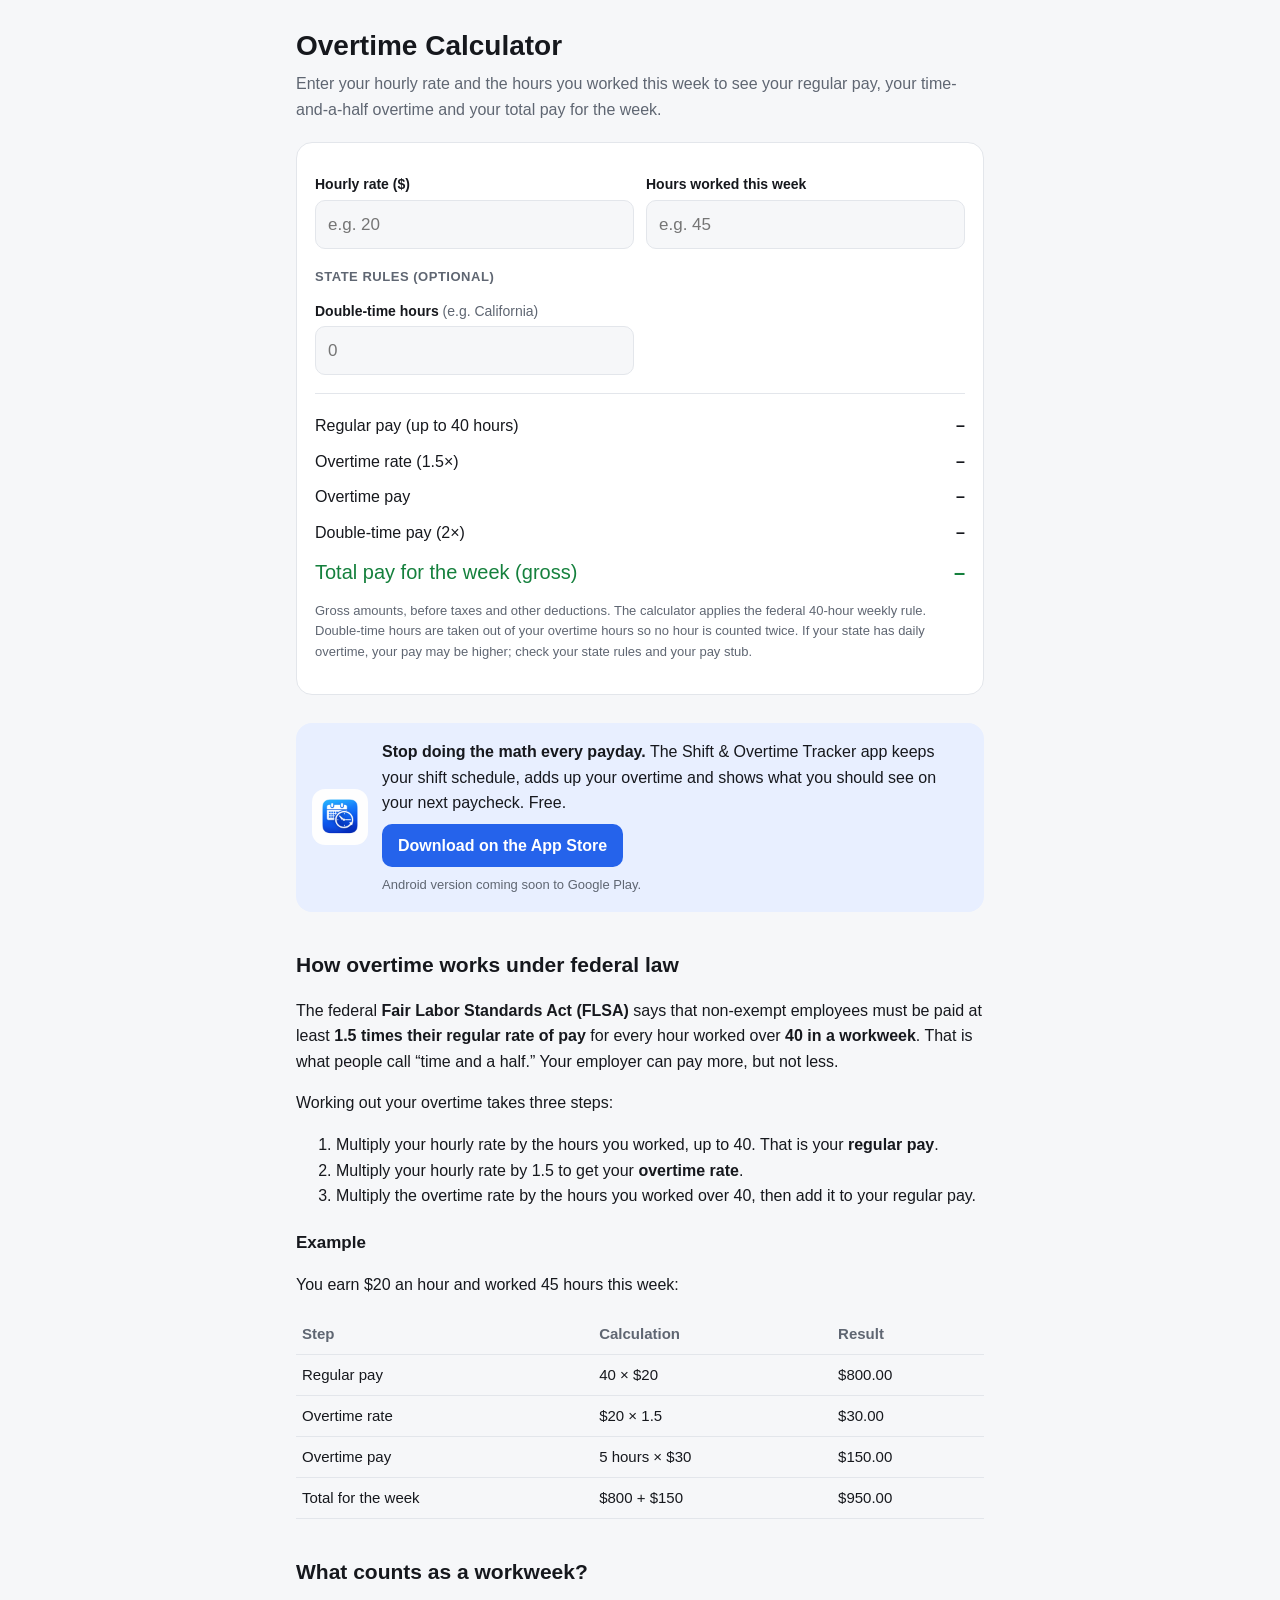
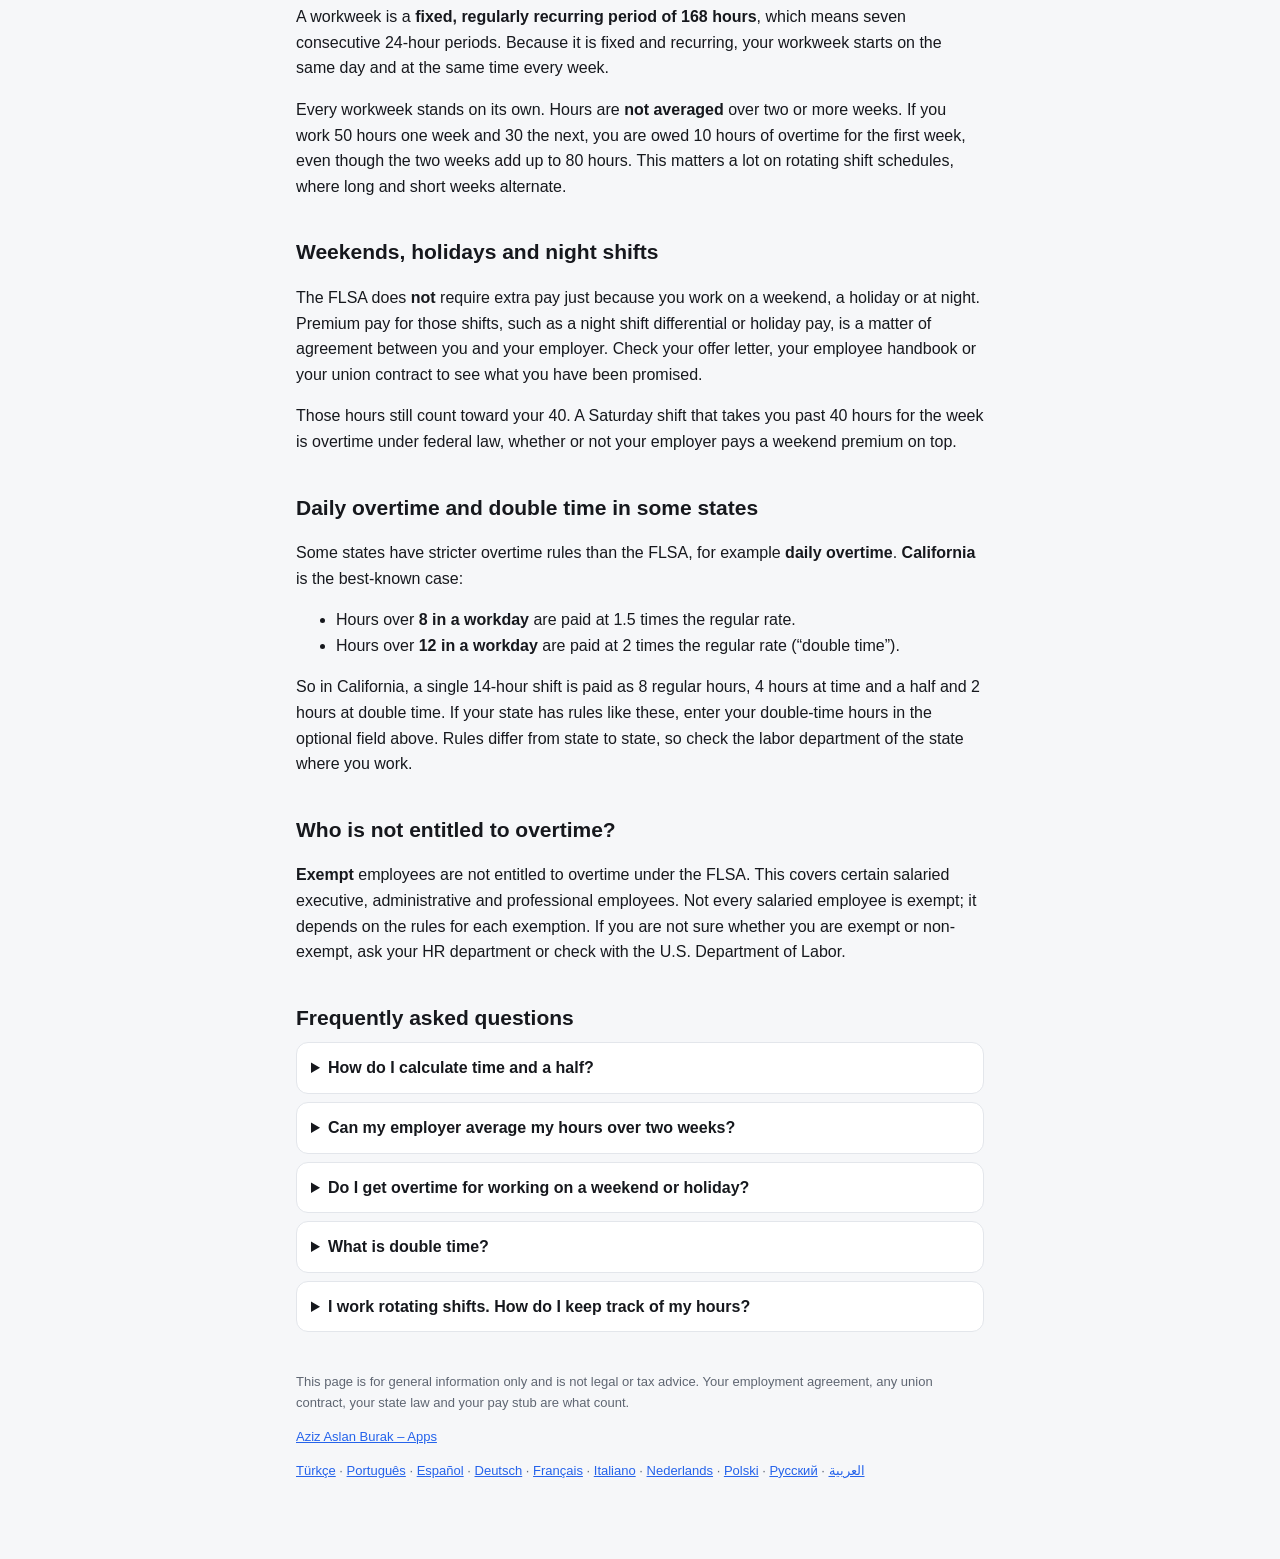
<file: overtime-calculator/index.html>
<!doctype html>
<html lang="en" dir="ltr">
<head>
<meta charset="utf-8">
<meta name="viewport" content="width=device-width, initial-scale=1">
<title>Overtime Calculator – Time and a Half and Double Time Pay</title>
<meta name="description" content="Calculate your overtime pay: time and a half for hours over 40 in a workweek under the FLSA, optional double time for state rules such as California, and your total pay for the week. Step-by-step example.">
<link rel="canonical" href="https://azizaslanburak.github.io/overtime-calculator/">
<!-- hreflang -->
<link rel="alternate" hreflang="tr" href="https://azizaslanburak.github.io/fazla-mesai-hesaplama/">
<link rel="alternate" hreflang="en" href="https://azizaslanburak.github.io/overtime-calculator/">
<link rel="alternate" hreflang="pt-BR" href="https://azizaslanburak.github.io/calculo-hora-extra/">
<link rel="alternate" hreflang="es" href="https://azizaslanburak.github.io/calcular-horas-extra/">
<link rel="alternate" hreflang="de" href="https://azizaslanburak.github.io/ueberstunden-rechner/">
<link rel="alternate" hreflang="fr" href="https://azizaslanburak.github.io/calcul-heures-supplementaires/">
<link rel="alternate" hreflang="it" href="https://azizaslanburak.github.io/calcolo-straordinari/">
<link rel="alternate" hreflang="nl" href="https://azizaslanburak.github.io/overuren-berekenen/">
<link rel="alternate" hreflang="pl" href="https://azizaslanburak.github.io/kalkulator-nadgodzin/">
<link rel="alternate" hreflang="ru" href="https://azizaslanburak.github.io/raschet-sverhurochnyh/">
<link rel="alternate" hreflang="ar" href="https://azizaslanburak.github.io/hesab-alamal-aledafi/">
<link rel="alternate" hreflang="x-default" href="https://azizaslanburak.github.io/overtime-calculator/">
<!-- /hreflang -->
<meta name="apple-itunes-app" content="app-id=6821146979">
<meta property="og:title" content="Overtime Calculator">
<meta property="og:description" content="Time and a half, double time and your total weekly pay in one simple calculator.">
<meta property="og:type" content="website">
<meta property="og:url" content="https://azizaslanburak.github.io/overtime-calculator/">
<style>
  :root { --bg:#f6f7f9; --card:#fff; --text:#16181d; --muted:#5f6672; --accent:#2563eb; --accent-soft:#e8efff; --line:#e3e6eb; --good:#15803d; }
  @media (prefers-color-scheme: dark) { :root { --bg:#0f1115; --card:#181b21; --text:#eef0f3; --muted:#a0a7b3; --accent:#5b8dff; --accent-soft:#1d2740; --line:#2a2f38; --good:#4ade80; } }
  * { box-sizing:border-box; }
  body { margin:0; background:var(--bg); color:var(--text); font:16px/1.6 -apple-system, BlinkMacSystemFont, "Segoe UI", Roboto, sans-serif; }
  main { max-width:720px; margin:0 auto; padding:28px 16px 64px; }
  h1 { font-size:28px; line-height:1.25; margin:0 0 8px; }
  h2 { font-size:21px; margin:36px 0 8px; }
  h3 { font-size:17px; margin:20px 0 4px; }
  .lead { color:var(--muted); margin:0 0 20px; }
  .card { background:var(--card); border:1px solid var(--line); border-radius:16px; padding:18px; }
  label { display:block; font-weight:600; font-size:14px; margin:12px 0 4px; }
  .hint { font-weight:400; color:var(--muted); }
  input { width:100%; font:inherit; font-size:17px; padding:10px 12px; border-radius:10px; border:1px solid var(--line); background:var(--bg); color:var(--text); }
  input:focus { outline:2px solid var(--accent); outline-offset:1px; }
  .grid { display:grid; grid-template-columns:1fr 1fr; gap:0 12px; }
  @media (max-width:520px) { .grid { grid-template-columns:1fr; } }
  .sub { font-size:13px; font-weight:700; color:var(--muted); text-transform:uppercase; letter-spacing:.04em; margin:18px 0 0; }
  .result { margin-top:18px; border-top:1px solid var(--line); padding-top:14px; }
  .row { display:flex; justify-content:space-between; gap:12px; padding:5px 0; }
  .row span:last-child { font-variant-numeric:tabular-nums; font-weight:600; text-align:right; white-space:nowrap; }
  .total { font-size:20px; color:var(--good); }
  .note { font-size:13px; color:var(--muted); margin-top:8px; }
  .cta { display:flex; gap:14px; align-items:center; background:var(--accent-soft); border-radius:16px; padding:16px; margin:28px 0; }
  .cta img { width:56px; height:56px; border-radius:13px; flex:none; }
  .cta p { margin:0 0 8px; }
  .btn { display:inline-block; background:var(--accent); color:#fff; text-decoration:none; font-weight:700; padding:9px 16px; border-radius:10px; }
  table { width:100%; border-collapse:collapse; margin:8px 0; font-size:15px; }
  th, td { text-align:left; padding:8px 6px; border-bottom:1px solid var(--line); vertical-align:top; }
  th { color:var(--muted); font-weight:600; }
  details { background:var(--card); border:1px solid var(--line); border-radius:12px; padding:12px 14px; margin:8px 0; }
  summary { font-weight:600; cursor:pointer; }
  a { color:var(--accent); }
  footer { color:var(--muted); font-size:13px; margin-top:40px; }
</style>
<script type="application/ld+json">
{
 "@context": "https://schema.org",
 "@type": "FAQPage",
 "mainEntity": [
  {
   "@type": "Question",
   "name": "How do I calculate time and a half?",
   "acceptedAnswer": {
    "@type": "Answer",
    "text": "Multiply your hourly rate by 1.5. At $20 an hour, your overtime rate is $30. Multiply that by the hours you worked over 40 in the workweek and add it to your regular pay for the first 40 hours."
   }
  },
  {
   "@type": "Question",
   "name": "Can my employer average my hours over two weeks?",
   "acceptedAnswer": {
    "@type": "Answer",
    "text": "No. Under the FLSA each workweek is a fixed period of 168 hours and stands on its own. Hours are not averaged over two or more weeks, even if you are paid every two weeks."
   }
  },
  {
   "@type": "Question",
   "name": "Do I get overtime for working on a weekend or holiday?",
   "acceptedAnswer": {
    "@type": "Answer",
    "text": "Not automatically. Federal law does not require extra pay for weekend, holiday or night work as such; that depends on your agreement with your employer. Those hours do count toward the 40-hour overtime threshold."
   }
  },
  {
   "@type": "Question",
   "name": "What is double time?",
   "acceptedAnswer": {
    "@type": "Answer",
    "text": "Double time is pay at 2 times your regular rate. Federal law does not require it, but some states do. In California, hours over 12 in a workday are paid at double time."
   }
  },
  {
   "@type": "Question",
   "name": "I work rotating shifts. How do I keep track of my hours?",
   "acceptedAnswer": {
    "@type": "Answer",
    "text": "Write down when each shift starts and ends, and add up your hours for each workweek separately. In the Shift & Overtime Tracker app you enter your schedule once, the calendar fills itself in, and you only add the extra hours on the days you stay late."
   }
  }
 ]
}
</script>
</head>
<body>
<main>
  <h1>Overtime Calculator</h1>
  <p class="lead">Enter your hourly rate and the hours you worked this week to see your regular pay, your time-and-a-half overtime and your total pay for the week.</p>

  <section class="card" aria-label="Overtime calculator">
    <div class="grid">
      <div>
        <label for="rate">Hourly rate ($)</label>
        <input id="rate" inputmode="decimal" autocomplete="off" placeholder="e.g. 20">
      </div>
      <div>
        <label for="hours">Hours worked this week</label>
        <input id="hours" inputmode="decimal" autocomplete="off" placeholder="e.g. 45">
      </div>
    </div>
    <p class="sub">State rules (optional)</p>
    <div class="grid">
      <div>
        <label for="dt">Double-time hours <span class="hint">(e.g. California)</span></label>
        <input id="dt" inputmode="decimal" autocomplete="off" placeholder="0">
      </div>
    </div>

    <div class="result" aria-live="polite">
      <div class="row"><span>Regular pay (up to 40 hours)</span><span id="r-reg">–</span></div>
      <div class="row"><span>Overtime rate (1.5×)</span><span id="r-otrate">–</span></div>
      <div class="row"><span>Overtime pay</span><span id="r-ot">–</span></div>
      <div class="row"><span>Double-time pay (2×)</span><span id="r-dt">–</span></div>
      <div class="row total"><span>Total pay for the week (gross)</span><span id="r-total">–</span></div>
      <p class="note">Gross amounts, before taxes and other deductions. The calculator applies the federal 40-hour weekly rule. Double-time hours are taken out of your overtime hours so no hour is counted twice. If your state has daily overtime, your pay may be higher; check your state rules and your pay stub.</p>
    </div>
  </section>

  <div class="cta">
    <img src="/assets/vardiya-icon.png" alt="" width="56" height="56">
    <div>
      <p><strong>Stop doing the math every payday.</strong> The Shift &amp; Overtime Tracker app keeps your shift schedule, adds up your overtime and shows what you should see on your next paycheck. Free.</p>
      <a class="btn" href="https://apps.apple.com/us/app/id6821146979">Download on the App Store</a>
      <p class="note" style="margin:8px 0 0">Android version coming soon to Google Play.</p>
    </div>
  </div>

<h2>How overtime works under federal law</h2>
  <p>The federal <strong>Fair Labor Standards Act (FLSA)</strong> says that non-exempt employees must be paid at least <strong>1.5 times their regular rate of pay</strong> for every hour worked over <strong>40 in a workweek</strong>. That is what people call “time and a half.” Your employer can pay more, but not less.</p>
  <p>Working out your overtime takes three steps:</p>
  <ol>
    <li>Multiply your hourly rate by the hours you worked, up to 40. That is your <strong>regular pay</strong>.</li>
    <li>Multiply your hourly rate by 1.5 to get your <strong>overtime rate</strong>.</li>
    <li>Multiply the overtime rate by the hours you worked over 40, then add it to your regular pay.</li>
  </ol>

  <h3>Example</h3>
  <p>You earn $20 an hour and worked 45 hours this week:</p>
  <table>
    <tr><th>Step</th><th>Calculation</th><th>Result</th></tr>
    <tr><td>Regular pay</td><td>40 × $20</td><td>$800.00</td></tr>
    <tr><td>Overtime rate</td><td>$20 × 1.5</td><td>$30.00</td></tr>
    <tr><td>Overtime pay</td><td>5 hours × $30</td><td>$150.00</td></tr>
    <tr><td>Total for the week</td><td>$800 + $150</td><td>$950.00</td></tr>
  </table>

  <h2>What counts as a workweek?</h2>
  <p>A workweek is a <strong>fixed, regularly recurring period of 168 hours</strong>, which means seven consecutive 24-hour periods. Because it is fixed and recurring, your workweek starts on the same day and at the same time every week.</p>
  <p>Every workweek stands on its own. Hours are <strong>not averaged</strong> over two or more weeks. If you work 50 hours one week and 30 the next, you are owed 10 hours of overtime for the first week, even though the two weeks add up to 80 hours. This matters a lot on rotating shift schedules, where long and short weeks alternate.</p>

  <h2>Weekends, holidays and night shifts</h2>
  <p>The FLSA does <strong>not</strong> require extra pay just because you work on a weekend, a holiday or at night. Premium pay for those shifts, such as a night shift differential or holiday pay, is a matter of agreement between you and your employer. Check your offer letter, your employee handbook or your union contract to see what you have been promised.</p>
  <p>Those hours still count toward your 40. A Saturday shift that takes you past 40 hours for the week is overtime under federal law, whether or not your employer pays a weekend premium on top.</p>

  <h2>Daily overtime and double time in some states</h2>
  <p>Some states have stricter overtime rules than the FLSA, for example <strong>daily overtime</strong>. <strong>California</strong> is the best-known case:</p>
  <ul>
    <li>Hours over <strong>8 in a workday</strong> are paid at 1.5 times the regular rate.</li>
    <li>Hours over <strong>12 in a workday</strong> are paid at 2 times the regular rate (“double time”).</li>
  </ul>
  <p>So in California, a single 14-hour shift is paid as 8 regular hours, 4 hours at time and a half and 2 hours at double time. If your state has rules like these, enter your double-time hours in the optional field above. Rules differ from state to state, so check the labor department of the state where you work.</p>

  <h2>Who is not entitled to overtime?</h2>
  <p><strong>Exempt</strong> employees are not entitled to overtime under the FLSA. This covers certain salaried executive, administrative and professional employees. Not every salaried employee is exempt; it depends on the rules for each exemption. If you are not sure whether you are exempt or non-exempt, ask your HR department or check with the U.S. Department of Labor.</p>

  <h2>Frequently asked questions</h2>
  <details><summary>How do I calculate time and a half?</summary>
    <p>Multiply your hourly rate by 1.5. At $20 an hour, your overtime rate is $30. Multiply that by the hours you worked over 40 in the workweek and add it to your regular pay for the first 40 hours.</p></details>
  <details><summary>Can my employer average my hours over two weeks?</summary>
    <p>No. Under the FLSA each workweek is a fixed period of 168 hours and stands on its own. Hours are not averaged over two or more weeks, even if you are paid every two weeks.</p></details>
  <details><summary>Do I get overtime for working on a weekend or holiday?</summary>
    <p>Not automatically. Federal law does not require extra pay for weekend, holiday or night work as such; that depends on your agreement with your employer. Those hours do count toward the 40-hour overtime threshold.</p></details>
  <details><summary>What is double time?</summary>
    <p>Double time is pay at 2 times your regular rate. Federal law does not require it, but some states do. In California, hours over 12 in a workday are paid at double time.</p></details>
  <details><summary>I work rotating shifts. How do I keep track of my hours?</summary>
    <p>Write down when each shift starts and ends, and add up your hours for each workweek separately. In the Shift &amp; Overtime Tracker app you enter your schedule once, the calendar fills itself in, and you only add the extra hours on the days you stay late.</p></details>

  <footer>
    <p>This page is for general information only and is not legal or tax advice. Your employment agreement, any union contract, your state law and your pay stub are what count.</p>
    <p><a href="/">Aziz Aslan Burak – Apps</a></p>
    <p class="note"><a href="/fazla-mesai-hesaplama/" hreflang="tr" lang="tr">Türkçe</a> · <a href="/calculo-hora-extra/" hreflang="pt-BR" lang="pt-BR">Português</a> · <a href="/calcular-horas-extra/" hreflang="es" lang="es">Español</a> · <a href="/ueberstunden-rechner/" hreflang="de" lang="de">Deutsch</a> · <a href="/calcul-heures-supplementaires/" hreflang="fr" lang="fr">Français</a> · <a href="/calcolo-straordinari/" hreflang="it" lang="it">Italiano</a> · <a href="/overuren-berekenen/" hreflang="nl" lang="nl">Nederlands</a> · <a href="/kalkulator-nadgodzin/" hreflang="pl" lang="pl">Polski</a> · <a href="/raschet-sverhurochnyh/" hreflang="ru" lang="ru">Русский</a> · <a href="/hesab-alamal-aledafi/" hreflang="ar" lang="ar">العربية</a></p>
  </footer>
</main>
<script>
(function () {
  var $ = function (id) { return document.getElementById(id); };
  var DEC = ".";
  var v = function (id) {
    var s = ($(id).value || '').trim().replace(/[\s\u00a0\u202f]/g, '').replace(/[^0-9.,-]/g, '');
    if (DEC === ',') {
      if (s.indexOf(',') !== -1) s = s.replace(/\./g, '').replace(',', '.');
      else if (/^\d{1,3}(\.\d{3})+$/.test(s)) s = s.replace(/\./g, '');
    } else {
      s = s.replace(/,/g, '');
    }
    var n = parseFloat(s);
    return isFinite(n) && n > 0 ? n : 0;
  };
  var fmt = function (n) { return n.toLocaleString("en-US", { style: 'currency', currency: "USD" }); };
  var OUT = ["r-reg", "r-otrate", "r-ot", "r-dt", "r-total"];
  function calc(v) {
var rate = v("rate"), hours = v("hours");
if (!rate || !hours) return null;
var dt = Math.min(v("dt"), hours);
var regHours = Math.min(hours - dt, 40);
var otHours = Math.max(0, hours - 40 - dt);
var reg = regHours * rate;
var otRate = rate * 1.5;
var ot = otHours * otRate;
var dtPay = dt * rate * 2;
return { "r-reg": reg, "r-otrate": otRate, "r-ot": ot, "r-dt": dtPay, "r-total": reg + ot + dtPay };
  }
  function run() {
    var r = calc(v);
    OUT.forEach(function (k) { $(k).textContent = r && typeof r[k] === 'number' && isFinite(r[k]) ? fmt(r[k]) : '–'; });
  }
  ["rate", "hours", "dt"].forEach(function (id) { $(id).addEventListener('input', run); });
})();
</script>
</body>
</html>
</file>
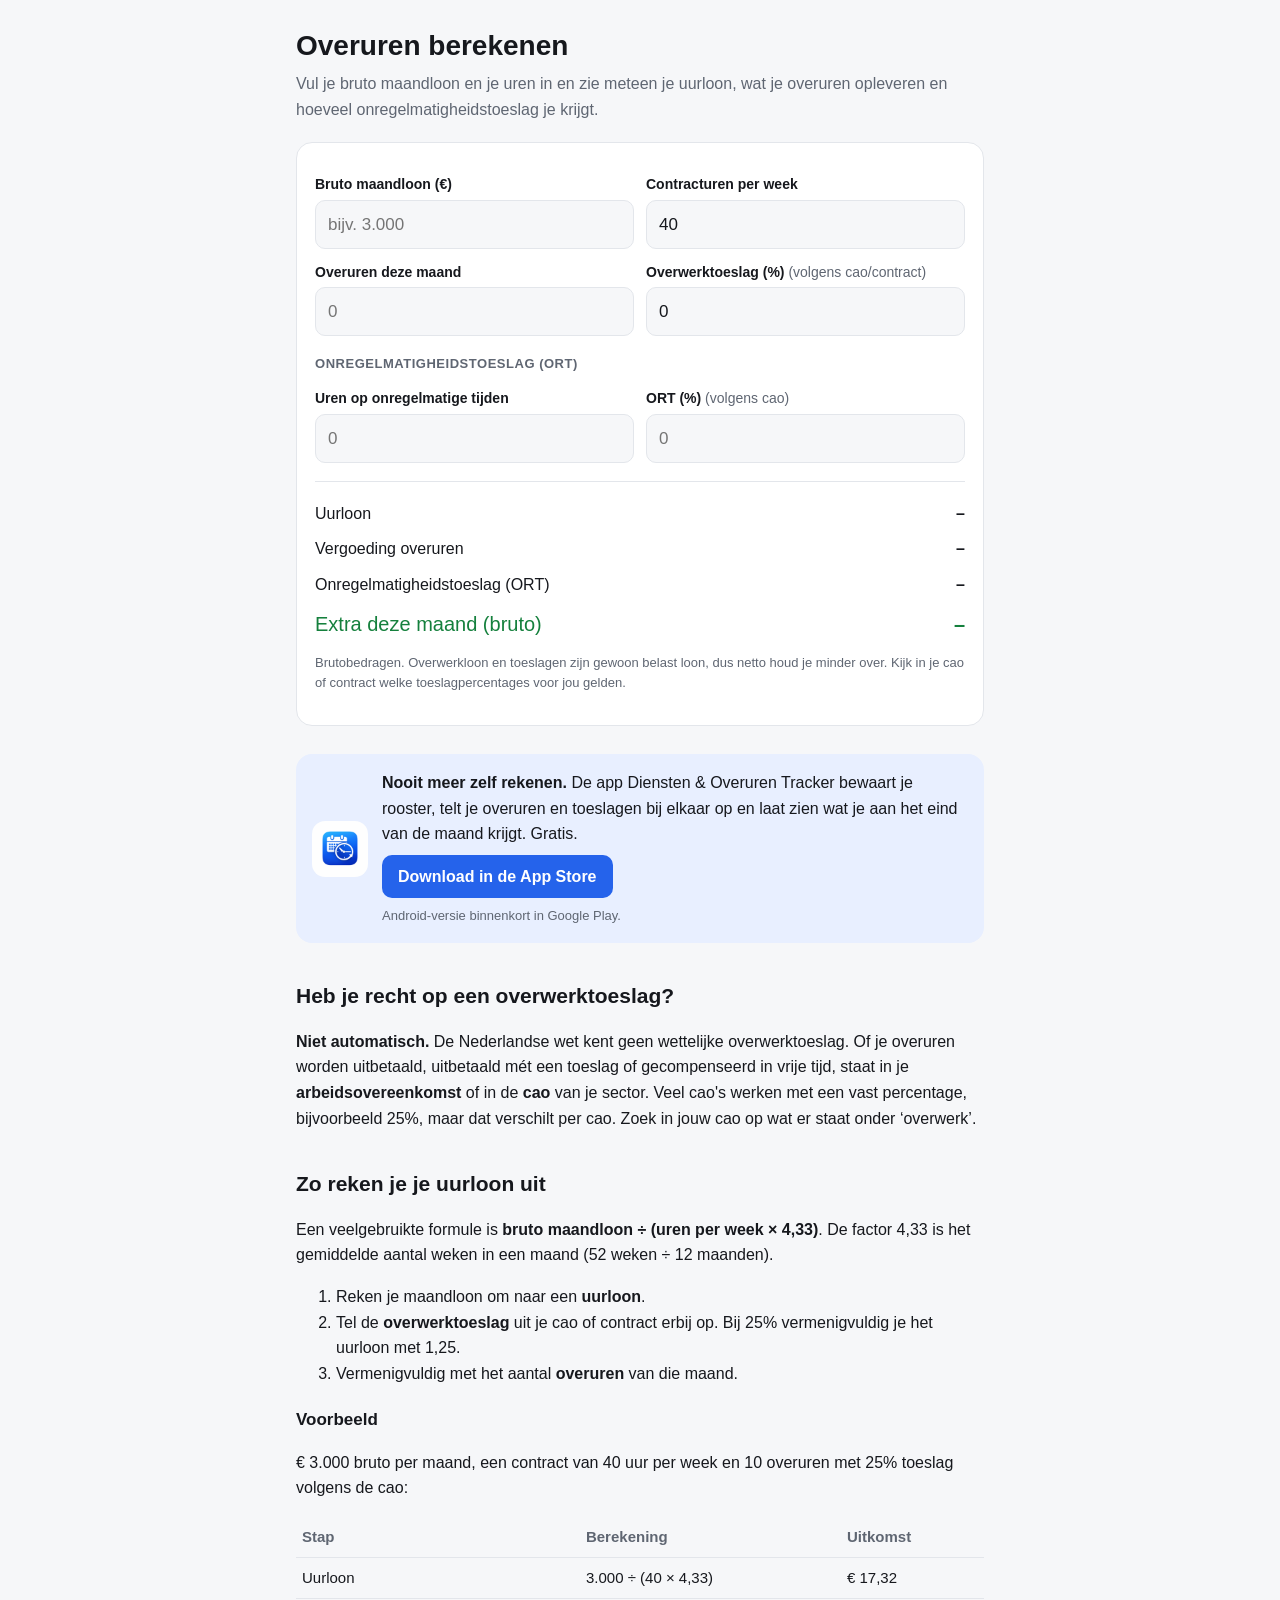
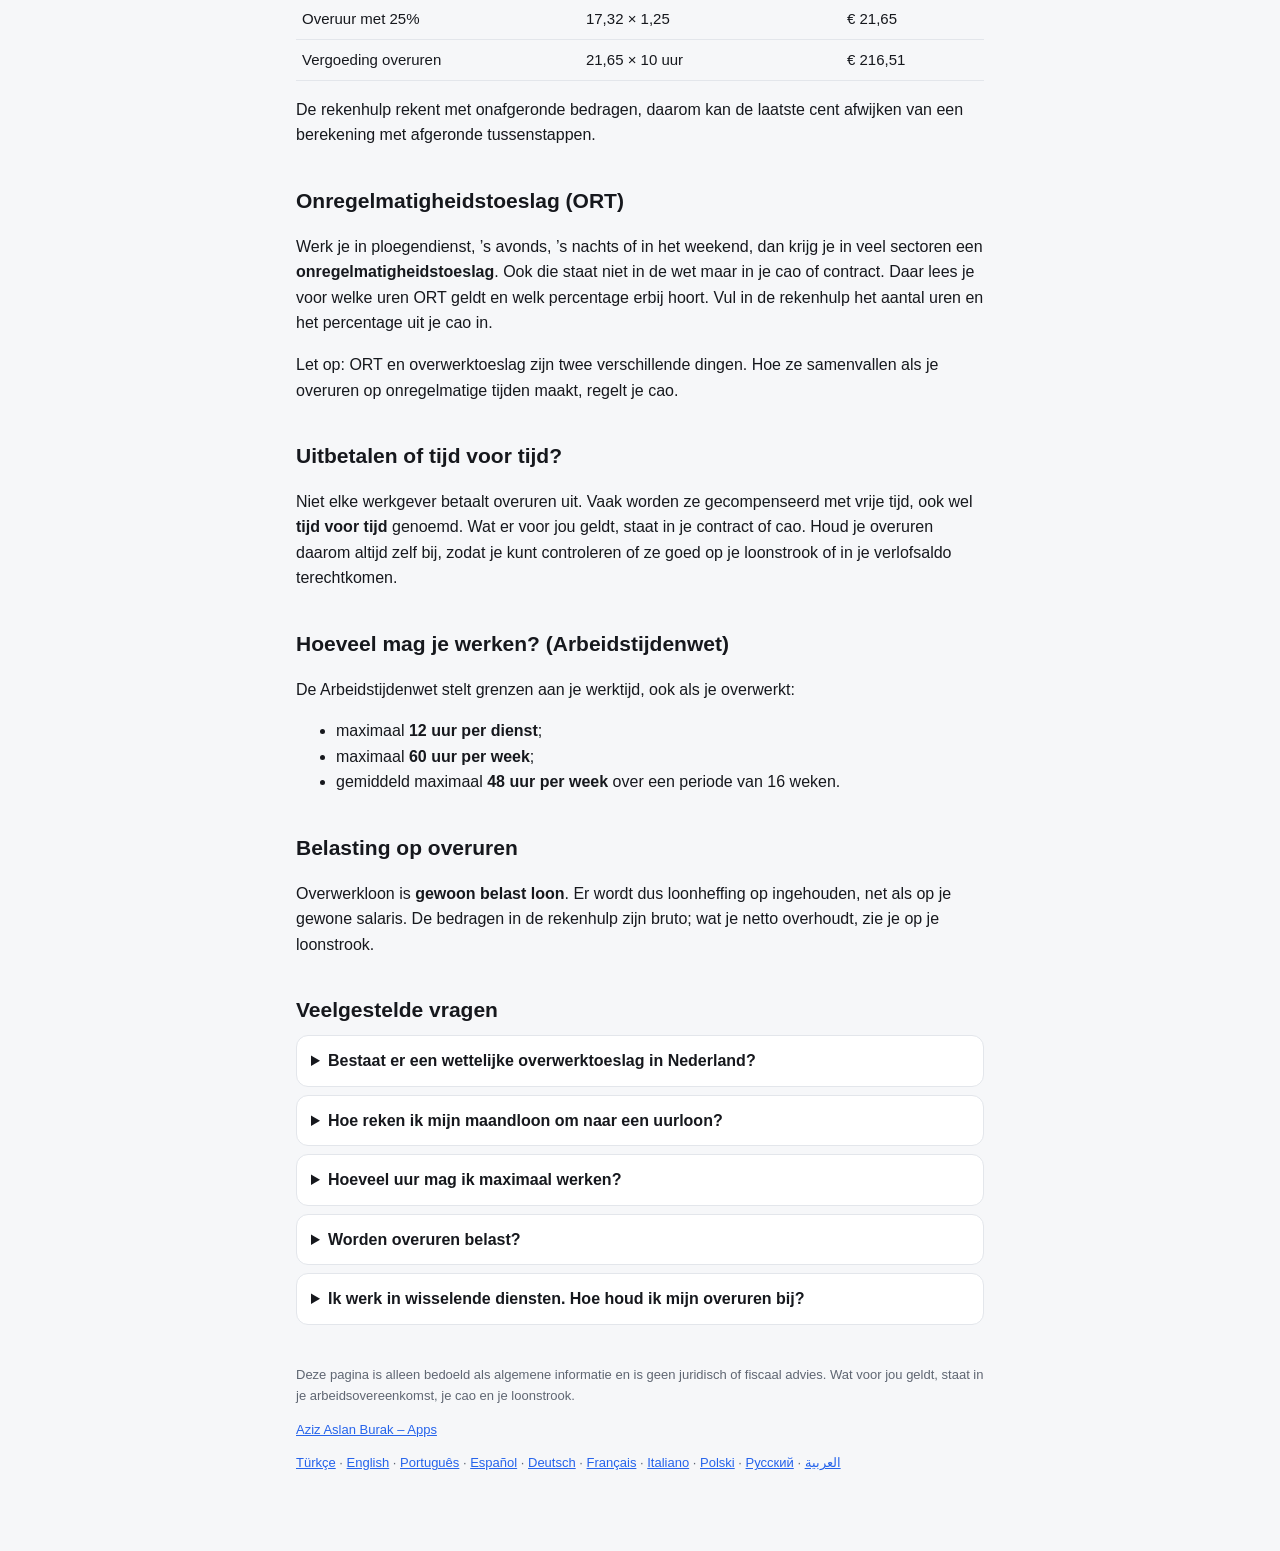
<file: overuren-berekenen/index.html>
<!doctype html>
<html lang="nl" dir="ltr">
<head>
<meta charset="utf-8">
<meta name="viewport" content="width=device-width, initial-scale=1">
<title>Overuren berekenen – uurloon, overwerktoeslag en ORT uitrekenen</title>
<meta name="description" content="Overuren berekenen: reken je bruto maandloon om naar een uurloon en zie wat je overuren opleveren met de overwerktoeslag uit je cao of contract, plus je onregelmatigheidstoeslag (ORT).">
<link rel="canonical" href="https://azizaslanburak.github.io/overuren-berekenen/">
<!-- hreflang -->
<link rel="alternate" hreflang="tr" href="https://azizaslanburak.github.io/fazla-mesai-hesaplama/">
<link rel="alternate" hreflang="en" href="https://azizaslanburak.github.io/overtime-calculator/">
<link rel="alternate" hreflang="pt-BR" href="https://azizaslanburak.github.io/calculo-hora-extra/">
<link rel="alternate" hreflang="es" href="https://azizaslanburak.github.io/calcular-horas-extra/">
<link rel="alternate" hreflang="de" href="https://azizaslanburak.github.io/ueberstunden-rechner/">
<link rel="alternate" hreflang="fr" href="https://azizaslanburak.github.io/calcul-heures-supplementaires/">
<link rel="alternate" hreflang="it" href="https://azizaslanburak.github.io/calcolo-straordinari/">
<link rel="alternate" hreflang="nl" href="https://azizaslanburak.github.io/overuren-berekenen/">
<link rel="alternate" hreflang="pl" href="https://azizaslanburak.github.io/kalkulator-nadgodzin/">
<link rel="alternate" hreflang="ru" href="https://azizaslanburak.github.io/raschet-sverhurochnyh/">
<link rel="alternate" hreflang="ar" href="https://azizaslanburak.github.io/hesab-alamal-aledafi/">
<link rel="alternate" hreflang="x-default" href="https://azizaslanburak.github.io/overtime-calculator/">
<!-- /hreflang -->
<meta name="apple-itunes-app" content="app-id=6821146979">
<meta property="og:title" content="Overuren berekenen">
<meta property="og:description" content="Uurloon, overuren met toeslag en ORT in één eenvoudige rekenhulp.">
<meta property="og:type" content="website">
<meta property="og:url" content="https://azizaslanburak.github.io/overuren-berekenen/">
<style>
  :root { --bg:#f6f7f9; --card:#fff; --text:#16181d; --muted:#5f6672; --accent:#2563eb; --accent-soft:#e8efff; --line:#e3e6eb; --good:#15803d; }
  @media (prefers-color-scheme: dark) { :root { --bg:#0f1115; --card:#181b21; --text:#eef0f3; --muted:#a0a7b3; --accent:#5b8dff; --accent-soft:#1d2740; --line:#2a2f38; --good:#4ade80; } }
  * { box-sizing:border-box; }
  body { margin:0; background:var(--bg); color:var(--text); font:16px/1.6 -apple-system, BlinkMacSystemFont, "Segoe UI", Roboto, sans-serif; }
  main { max-width:720px; margin:0 auto; padding:28px 16px 64px; }
  h1 { font-size:28px; line-height:1.25; margin:0 0 8px; }
  h2 { font-size:21px; margin:36px 0 8px; }
  h3 { font-size:17px; margin:20px 0 4px; }
  .lead { color:var(--muted); margin:0 0 20px; }
  .card { background:var(--card); border:1px solid var(--line); border-radius:16px; padding:18px; }
  label { display:block; font-weight:600; font-size:14px; margin:12px 0 4px; }
  .hint { font-weight:400; color:var(--muted); }
  input { width:100%; font:inherit; font-size:17px; padding:10px 12px; border-radius:10px; border:1px solid var(--line); background:var(--bg); color:var(--text); }
  input:focus { outline:2px solid var(--accent); outline-offset:1px; }
  .grid { display:grid; grid-template-columns:1fr 1fr; gap:0 12px; }
  @media (max-width:520px) { .grid { grid-template-columns:1fr; } }
  .sub { font-size:13px; font-weight:700; color:var(--muted); text-transform:uppercase; letter-spacing:.04em; margin:18px 0 0; }
  .result { margin-top:18px; border-top:1px solid var(--line); padding-top:14px; }
  .row { display:flex; justify-content:space-between; gap:12px; padding:5px 0; }
  .row span:last-child { font-variant-numeric:tabular-nums; font-weight:600; text-align:right; white-space:nowrap; }
  .total { font-size:20px; color:var(--good); }
  .note { font-size:13px; color:var(--muted); margin-top:8px; }
  .cta { display:flex; gap:14px; align-items:center; background:var(--accent-soft); border-radius:16px; padding:16px; margin:28px 0; }
  .cta img { width:56px; height:56px; border-radius:13px; flex:none; }
  .cta p { margin:0 0 8px; }
  .btn { display:inline-block; background:var(--accent); color:#fff; text-decoration:none; font-weight:700; padding:9px 16px; border-radius:10px; }
  table { width:100%; border-collapse:collapse; margin:8px 0; font-size:15px; }
  th, td { text-align:left; padding:8px 6px; border-bottom:1px solid var(--line); vertical-align:top; }
  th { color:var(--muted); font-weight:600; }
  details { background:var(--card); border:1px solid var(--line); border-radius:12px; padding:12px 14px; margin:8px 0; }
  summary { font-weight:600; cursor:pointer; }
  a { color:var(--accent); }
  footer { color:var(--muted); font-size:13px; margin-top:40px; }
</style>
<script type="application/ld+json">
{
 "@context": "https://schema.org",
 "@type": "FAQPage",
 "mainEntity": [
  {
   "@type": "Question",
   "name": "Bestaat er een wettelijke overwerktoeslag in Nederland?",
   "acceptedAnswer": {
    "@type": "Answer",
    "text": "Nee. De wet schrijft geen overwerktoeslag voor. Of overuren worden uitbetaald, met een toeslag worden uitbetaald of worden gecompenseerd in vrije tijd, regelt je arbeidsovereenkomst of cao."
   }
  },
  {
   "@type": "Question",
   "name": "Hoe reken ik mijn maandloon om naar een uurloon?",
   "acceptedAnswer": {
    "@type": "Answer",
    "text": "Een gebruikelijke formule is: bruto maandloon gedeeld door (uren per week × 4,33). De factor 4,33 is het gemiddelde aantal weken per maand (52 ÷ 12)."
   }
  },
  {
   "@type": "Question",
   "name": "Hoeveel uur mag ik maximaal werken?",
   "acceptedAnswer": {
    "@type": "Answer",
    "text": "Volgens de Arbeidstijdenwet maximaal 12 uur per dienst en 60 uur per week, en gemiddeld maximaal 48 uur per week over 16 weken."
   }
  },
  {
   "@type": "Question",
   "name": "Worden overuren belast?",
   "acceptedAnswer": {
    "@type": "Answer",
    "text": "Ja. Overwerkloon is gewoon belast loon. De bedragen in deze rekenhulp zijn bruto; wat je netto krijgt, zie je op je loonstrook."
   }
  },
  {
   "@type": "Question",
   "name": "Ik werk in wisselende diensten. Hoe houd ik mijn overuren bij?",
   "acceptedAnswer": {
    "@type": "Answer",
    "text": "Noteer per dienst je begin- en eindtijd. In de app Diensten & Overuren Tracker zet je je rooster één keer in, vult de kalender zich vanzelf en voeg je per dag alleen je extra uren toe."
   }
  }
 ]
}
</script>
</head>
<body>
<main>
  <h1>Overuren berekenen</h1>
  <p class="lead">Vul je bruto maandloon en je uren in en zie meteen je uurloon, wat je overuren opleveren en hoeveel onregelmatigheidstoeslag je krijgt.</p>

  <section class="card" aria-label="Overuren berekenen">
    <div class="grid">
      <div>
        <label for="salary">Bruto maandloon (€)</label>
        <input id="salary" inputmode="decimal" autocomplete="off" placeholder="bijv. 3.000">
      </div>
      <div>
        <label for="week">Contracturen per week</label>
        <input id="week" inputmode="decimal" autocomplete="off" value="40">
      </div>
      <div>
        <label for="ot">Overuren deze maand</label>
        <input id="ot" inputmode="decimal" autocomplete="off" placeholder="0">
      </div>
      <div>
        <label for="otRate">Overwerktoeslag (%) <span class="hint">(volgens cao/contract)</span></label>
        <input id="otRate" inputmode="decimal" autocomplete="off" value="0">
      </div>
    </div>
    <p class="sub">Onregelmatigheidstoeslag (ORT)</p>
    <div class="grid">
      <div>
        <label for="ortHours">Uren op onregelmatige tijden</label>
        <input id="ortHours" inputmode="decimal" autocomplete="off" placeholder="0">
      </div>
      <div>
        <label for="ortRate">ORT (%) <span class="hint">(volgens cao)</span></label>
        <input id="ortRate" inputmode="decimal" autocomplete="off" placeholder="0">
      </div>
    </div>

    <div class="result" aria-live="polite">
      <div class="row"><span>Uurloon</span><span id="r-hour">–</span></div>
      <div class="row"><span>Vergoeding overuren</span><span id="r-ot">–</span></div>
      <div class="row"><span>Onregelmatigheidstoeslag (ORT)</span><span id="r-ort">–</span></div>
      <div class="row total"><span>Extra deze maand (bruto)</span><span id="r-total">–</span></div>
      <p class="note">Brutobedragen. Overwerkloon en toeslagen zijn gewoon belast loon, dus netto houd je minder over. Kijk in je cao of contract welke toeslagpercentages voor jou gelden.</p>
    </div>
  </section>

  <div class="cta">
    <img src="/assets/vardiya-icon.png" alt="" width="56" height="56">
    <div>
      <p><strong>Nooit meer zelf rekenen.</strong> De app Diensten &amp; Overuren Tracker bewaart je rooster, telt je overuren en toeslagen bij elkaar op en laat zien wat je aan het eind van de maand krijgt. Gratis.</p>
      <a class="btn" href="https://apps.apple.com/nl/app/id6821146979">Download in de App Store</a>
      <p class="note" style="margin:8px 0 0">Android-versie binnenkort in Google Play.</p>
    </div>
  </div>

<h2>Heb je recht op een overwerktoeslag?</h2>
  <p><strong>Niet automatisch.</strong> De Nederlandse wet kent geen wettelijke overwerktoeslag. Of je overuren worden uitbetaald, uitbetaald mét een toeslag of gecompenseerd in vrije tijd, staat in je <strong>arbeidsovereenkomst</strong> of in de <strong>cao</strong> van je sector. Veel cao's werken met een vast percentage, bijvoorbeeld 25%, maar dat verschilt per cao. Zoek in jouw cao op wat er staat onder ‘overwerk’.</p>

  <h2>Zo reken je je uurloon uit</h2>
  <p>Een veelgebruikte formule is <strong>bruto maandloon ÷ (uren per week × 4,33)</strong>. De factor 4,33 is het gemiddelde aantal weken in een maand (52 weken ÷ 12 maanden).</p>
  <ol>
    <li>Reken je maandloon om naar een <strong>uurloon</strong>.</li>
    <li>Tel de <strong>overwerktoeslag</strong> uit je cao of contract erbij op. Bij 25% vermenigvuldig je het uurloon met 1,25.</li>
    <li>Vermenigvuldig met het aantal <strong>overuren</strong> van die maand.</li>
  </ol>

  <h3>Voorbeeld</h3>
  <p>€ 3.000 bruto per maand, een contract van 40 uur per week en 10 overuren met 25% toeslag volgens de cao:</p>
  <table>
    <tr><th>Stap</th><th>Berekening</th><th>Uitkomst</th></tr>
    <tr><td>Uurloon</td><td>3.000 ÷ (40 × 4,33)</td><td>€ 17,32</td></tr>
    <tr><td>Overuur met 25%</td><td>17,32 × 1,25</td><td>€ 21,65</td></tr>
    <tr><td>Vergoeding overuren</td><td>21,65 × 10 uur</td><td>€ 216,51</td></tr>
  </table>
  <p>De rekenhulp rekent met onafgeronde bedragen, daarom kan de laatste cent afwijken van een berekening met afgeronde tussenstappen.</p>

  <h2>Onregelmatigheidstoeslag (ORT)</h2>
  <p>Werk je in ploegendienst, ’s avonds, ’s nachts of in het weekend, dan krijg je in veel sectoren een <strong>onregelmatigheidstoeslag</strong>. Ook die staat niet in de wet maar in je cao of contract. Daar lees je voor welke uren ORT geldt en welk percentage erbij hoort. Vul in de rekenhulp het aantal uren en het percentage uit je cao in.</p>
  <p>Let op: ORT en overwerktoeslag zijn twee verschillende dingen. Hoe ze samenvallen als je overuren op onregelmatige tijden maakt, regelt je cao.</p>

  <h2>Uitbetalen of tijd voor tijd?</h2>
  <p>Niet elke werkgever betaalt overuren uit. Vaak worden ze gecompenseerd met vrije tijd, ook wel <strong>tijd voor tijd</strong> genoemd. Wat er voor jou geldt, staat in je contract of cao. Houd je overuren daarom altijd zelf bij, zodat je kunt controleren of ze goed op je loonstrook of in je verlofsaldo terechtkomen.</p>

  <h2>Hoeveel mag je werken? (Arbeidstijdenwet)</h2>
  <p>De Arbeidstijdenwet stelt grenzen aan je werktijd, ook als je overwerkt:</p>
  <ul>
    <li>maximaal <strong>12 uur per dienst</strong>;</li>
    <li>maximaal <strong>60 uur per week</strong>;</li>
    <li>gemiddeld maximaal <strong>48 uur per week</strong> over een periode van 16 weken.</li>
  </ul>

  <h2>Belasting op overuren</h2>
  <p>Overwerkloon is <strong>gewoon belast loon</strong>. Er wordt dus loonheffing op ingehouden, net als op je gewone salaris. De bedragen in de rekenhulp zijn bruto; wat je netto overhoudt, zie je op je loonstrook.</p>

  <h2>Veelgestelde vragen</h2>
  <details><summary>Bestaat er een wettelijke overwerktoeslag in Nederland?</summary>
    <p>Nee. De wet schrijft geen overwerktoeslag voor. Of overuren worden uitbetaald, met een toeslag worden uitbetaald of worden gecompenseerd in vrije tijd, regelt je arbeidsovereenkomst of cao.</p></details>
  <details><summary>Hoe reken ik mijn maandloon om naar een uurloon?</summary>
    <p>Een gebruikelijke formule is: bruto maandloon gedeeld door (uren per week × 4,33). De factor 4,33 is het gemiddelde aantal weken per maand (52 ÷ 12).</p></details>
  <details><summary>Hoeveel uur mag ik maximaal werken?</summary>
    <p>Volgens de Arbeidstijdenwet maximaal 12 uur per dienst en 60 uur per week, en gemiddeld maximaal 48 uur per week over 16 weken.</p></details>
  <details><summary>Worden overuren belast?</summary>
    <p>Ja. Overwerkloon is gewoon belast loon. De bedragen in deze rekenhulp zijn bruto; wat je netto krijgt, zie je op je loonstrook.</p></details>
  <details><summary>Ik werk in wisselende diensten. Hoe houd ik mijn overuren bij?</summary>
    <p>Noteer per dienst je begin- en eindtijd. In de app Diensten &amp; Overuren Tracker zet je je rooster één keer in, vult de kalender zich vanzelf en voeg je per dag alleen je extra uren toe.</p></details>

  <footer>
    <p>Deze pagina is alleen bedoeld als algemene informatie en is geen juridisch of fiscaal advies. Wat voor jou geldt, staat in je arbeidsovereenkomst, je cao en je loonstrook.</p>
    <p><a href="/">Aziz Aslan Burak – Apps</a></p>
    <p class="note"><a href="/fazla-mesai-hesaplama/" hreflang="tr" lang="tr">Türkçe</a> · <a href="/overtime-calculator/" hreflang="en" lang="en">English</a> · <a href="/calculo-hora-extra/" hreflang="pt-BR" lang="pt-BR">Português</a> · <a href="/calcular-horas-extra/" hreflang="es" lang="es">Español</a> · <a href="/ueberstunden-rechner/" hreflang="de" lang="de">Deutsch</a> · <a href="/calcul-heures-supplementaires/" hreflang="fr" lang="fr">Français</a> · <a href="/calcolo-straordinari/" hreflang="it" lang="it">Italiano</a> · <a href="/kalkulator-nadgodzin/" hreflang="pl" lang="pl">Polski</a> · <a href="/raschet-sverhurochnyh/" hreflang="ru" lang="ru">Русский</a> · <a href="/hesab-alamal-aledafi/" hreflang="ar" lang="ar">العربية</a></p>
  </footer>
</main>
<script>
(function () {
  var $ = function (id) { return document.getElementById(id); };
  var DEC = ",";
  var v = function (id) {
    var s = ($(id).value || '').trim().replace(/[\s\u00a0\u202f]/g, '').replace(/[^0-9.,-]/g, '');
    if (DEC === ',') {
      if (s.indexOf(',') !== -1) s = s.replace(/\./g, '').replace(',', '.');
      else if (/^\d{1,3}(\.\d{3})+$/.test(s)) s = s.replace(/\./g, '');
    } else {
      s = s.replace(/,/g, '');
    }
    var n = parseFloat(s);
    return isFinite(n) && n > 0 ? n : 0;
  };
  var fmt = function (n) { return n.toLocaleString("nl-NL", { style: 'currency', currency: "EUR" }); };
  var OUT = ["r-hour", "r-ot", "r-ort", "r-total"];
  function calc(v) {
    var salary = v('salary'), week = v('week');
    if (!salary || !week) return null;
    var hour = salary / (week * 4.33);
    var ot = hour * (1 + v('otRate') / 100) * v('ot');
    var ort = hour * v('ortRate') / 100 * v('ortHours');
    return { 'r-hour': hour, 'r-ot': ot, 'r-ort': ort, 'r-total': ot + ort };
  }
  function run() {
    var r = calc(v);
    OUT.forEach(function (k) { $(k).textContent = r && typeof r[k] === 'number' && isFinite(r[k]) ? fmt(r[k]) : '–'; });
  }
  ["salary", "week", "ot", "otRate", "ortHours", "ortRate"].forEach(function (id) { $(id).addEventListener('input', run); });
})();
</script>
</body>
</html>
</file>
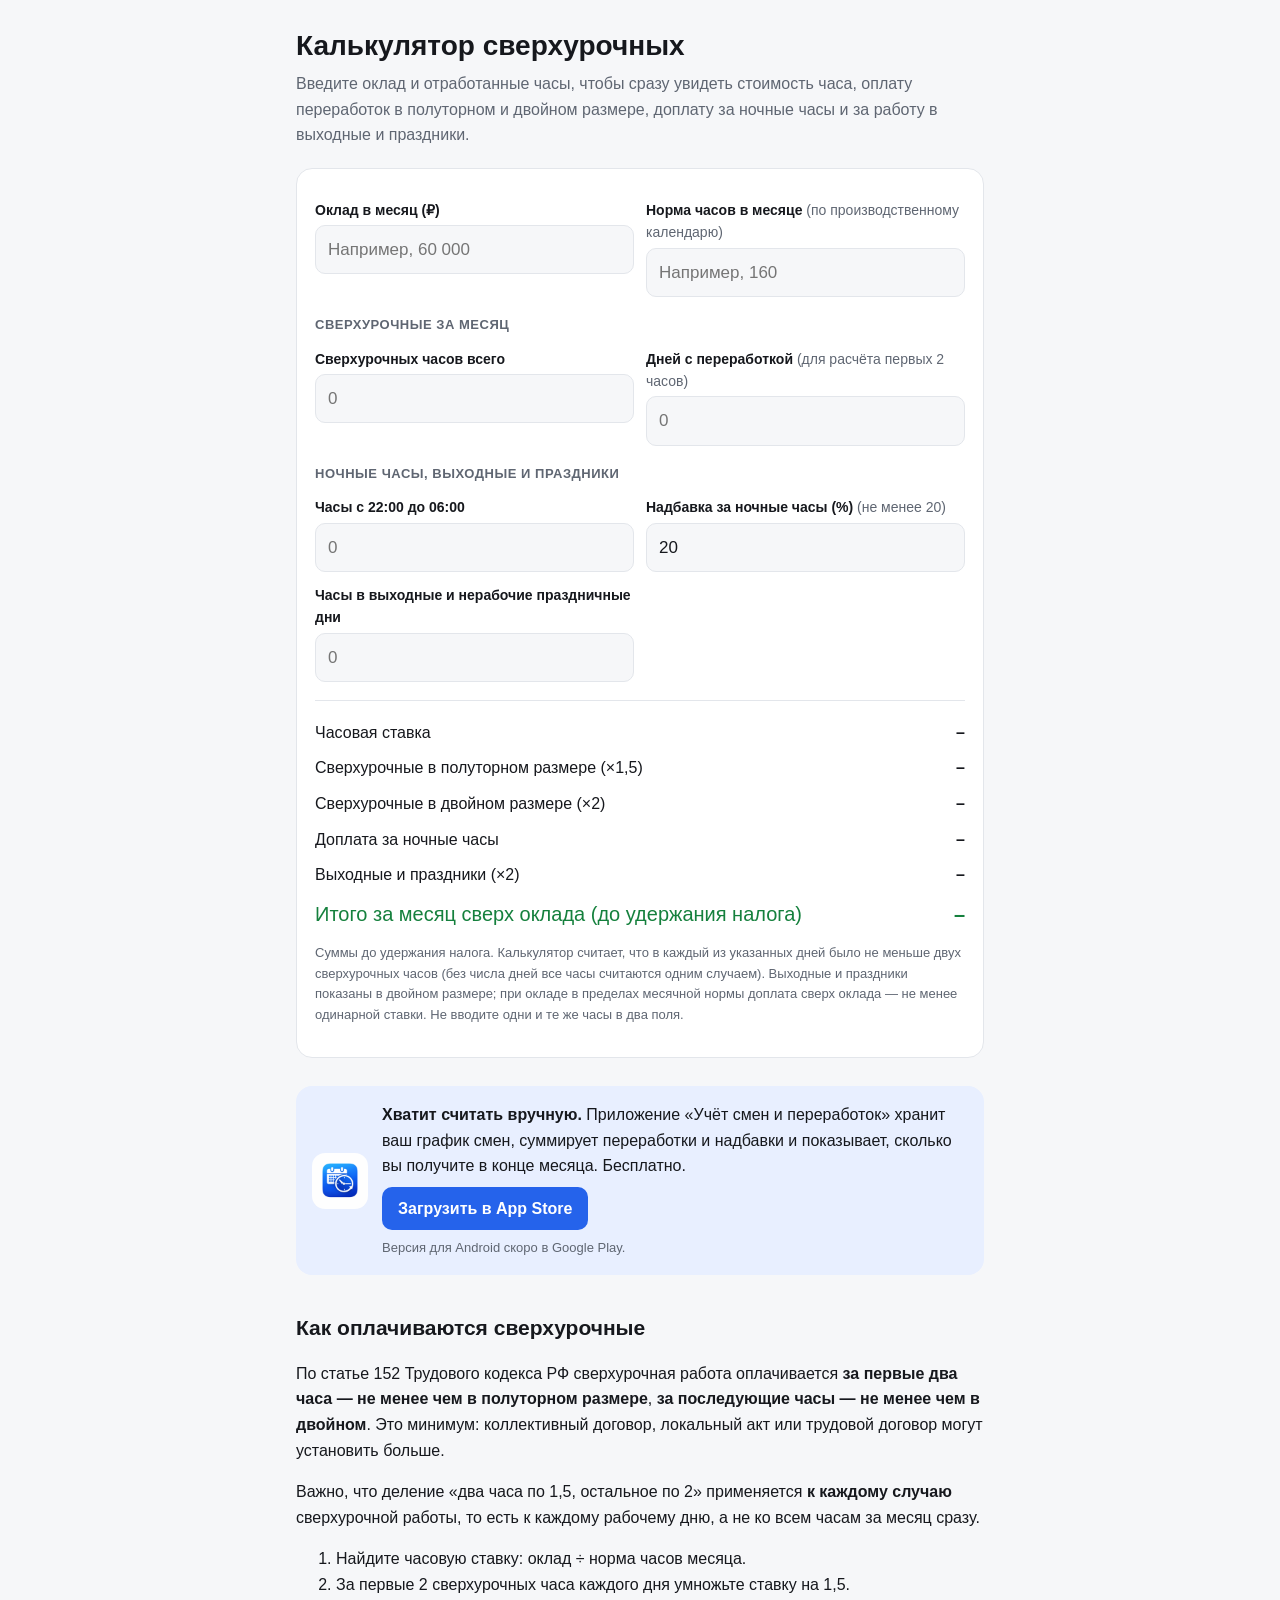
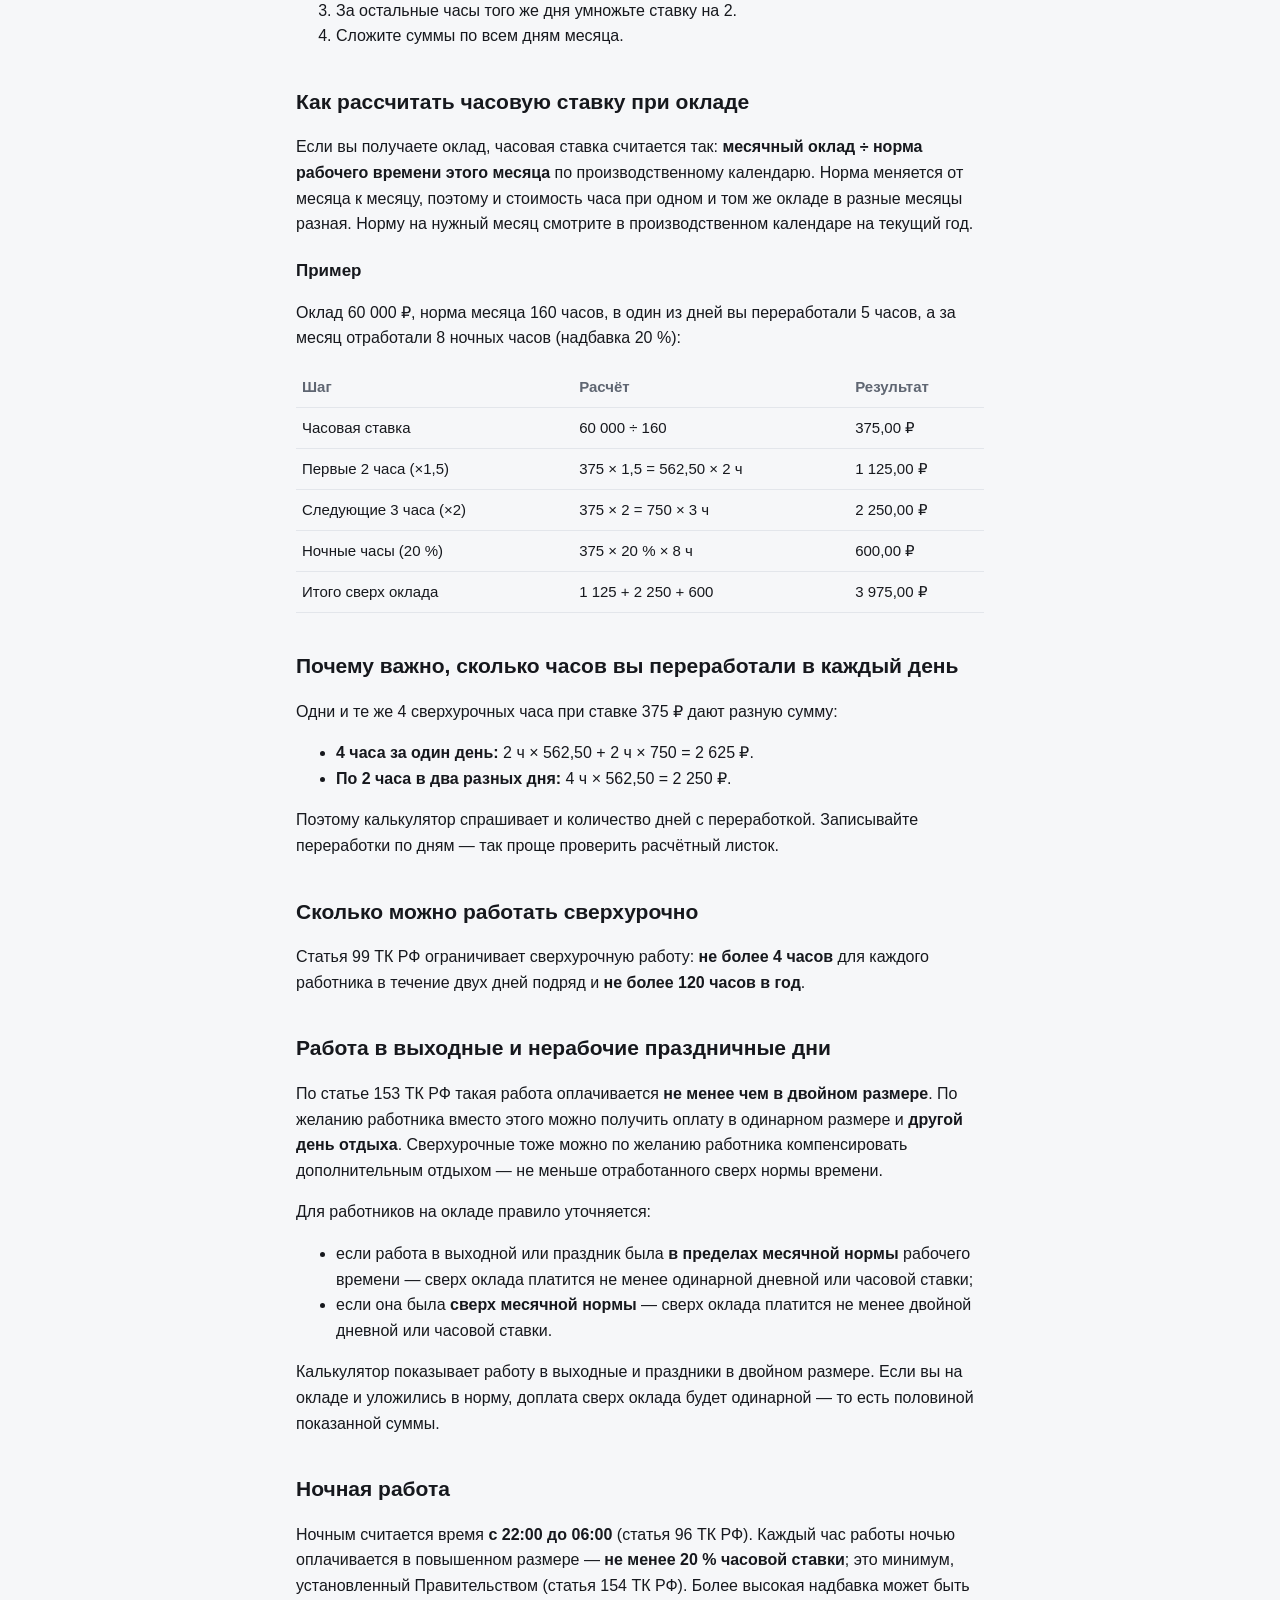
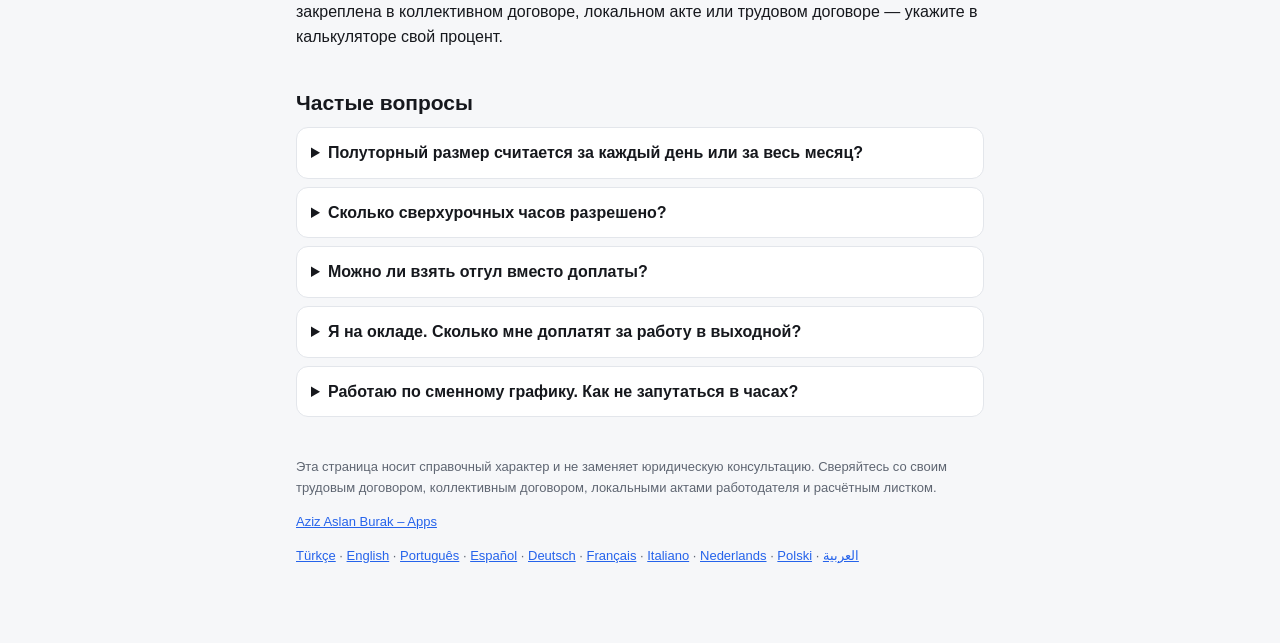
<file: raschet-sverhurochnyh/index.html>
<!doctype html>
<html lang="ru" dir="ltr">
<head>
<meta charset="utf-8">
<meta name="viewport" content="width=device-width, initial-scale=1">
<title>Калькулятор сверхурочных – расчёт переработок, ночных и праздничных по ТК РФ</title>
<meta name="description" content="Рассчитайте оплату сверхурочной работы: часовая ставка при окладе, первые 2 часа в полуторном размере, далее в двойном, ночные часы и работа в выходные и праздники. Пример и правила ТК РФ.">
<link rel="canonical" href="https://azizaslanburak.github.io/raschet-sverhurochnyh/">
<!-- hreflang -->
<link rel="alternate" hreflang="tr" href="https://azizaslanburak.github.io/fazla-mesai-hesaplama/">
<link rel="alternate" hreflang="en" href="https://azizaslanburak.github.io/overtime-calculator/">
<link rel="alternate" hreflang="pt-BR" href="https://azizaslanburak.github.io/calculo-hora-extra/">
<link rel="alternate" hreflang="es" href="https://azizaslanburak.github.io/calcular-horas-extra/">
<link rel="alternate" hreflang="de" href="https://azizaslanburak.github.io/ueberstunden-rechner/">
<link rel="alternate" hreflang="fr" href="https://azizaslanburak.github.io/calcul-heures-supplementaires/">
<link rel="alternate" hreflang="it" href="https://azizaslanburak.github.io/calcolo-straordinari/">
<link rel="alternate" hreflang="nl" href="https://azizaslanburak.github.io/overuren-berekenen/">
<link rel="alternate" hreflang="pl" href="https://azizaslanburak.github.io/kalkulator-nadgodzin/">
<link rel="alternate" hreflang="ru" href="https://azizaslanburak.github.io/raschet-sverhurochnyh/">
<link rel="alternate" hreflang="ar" href="https://azizaslanburak.github.io/hesab-alamal-aledafi/">
<link rel="alternate" hreflang="x-default" href="https://azizaslanburak.github.io/overtime-calculator/">
<!-- /hreflang -->
<meta name="apple-itunes-app" content="app-id=6821146979">
<meta property="og:title" content="Калькулятор сверхурочных">
<meta property="og:description" content="Сверхурочные ×1,5 и ×2, ночные часы, выходные и праздники в одном простом калькуляторе.">
<meta property="og:type" content="website">
<meta property="og:url" content="https://azizaslanburak.github.io/raschet-sverhurochnyh/">
<style>
  :root { --bg:#f6f7f9; --card:#fff; --text:#16181d; --muted:#5f6672; --accent:#2563eb; --accent-soft:#e8efff; --line:#e3e6eb; --good:#15803d; }
  @media (prefers-color-scheme: dark) { :root { --bg:#0f1115; --card:#181b21; --text:#eef0f3; --muted:#a0a7b3; --accent:#5b8dff; --accent-soft:#1d2740; --line:#2a2f38; --good:#4ade80; } }
  * { box-sizing:border-box; }
  body { margin:0; background:var(--bg); color:var(--text); font:16px/1.6 -apple-system, BlinkMacSystemFont, "Segoe UI", Roboto, sans-serif; }
  main { max-width:720px; margin:0 auto; padding:28px 16px 64px; }
  h1 { font-size:28px; line-height:1.25; margin:0 0 8px; }
  h2 { font-size:21px; margin:36px 0 8px; }
  h3 { font-size:17px; margin:20px 0 4px; }
  .lead { color:var(--muted); margin:0 0 20px; }
  .card { background:var(--card); border:1px solid var(--line); border-radius:16px; padding:18px; }
  label { display:block; font-weight:600; font-size:14px; margin:12px 0 4px; }
  .hint { font-weight:400; color:var(--muted); }
  input { width:100%; font:inherit; font-size:17px; padding:10px 12px; border-radius:10px; border:1px solid var(--line); background:var(--bg); color:var(--text); }
  input:focus { outline:2px solid var(--accent); outline-offset:1px; }
  .grid { display:grid; grid-template-columns:1fr 1fr; gap:0 12px; }
  @media (max-width:520px) { .grid { grid-template-columns:1fr; } }
  .sub { font-size:13px; font-weight:700; color:var(--muted); text-transform:uppercase; letter-spacing:.04em; margin:18px 0 0; }
  .result { margin-top:18px; border-top:1px solid var(--line); padding-top:14px; }
  .row { display:flex; justify-content:space-between; gap:12px; padding:5px 0; }
  .row span:last-child { font-variant-numeric:tabular-nums; font-weight:600; text-align:right; white-space:nowrap; }
  .total { font-size:20px; color:var(--good); }
  .note { font-size:13px; color:var(--muted); margin-top:8px; }
  .cta { display:flex; gap:14px; align-items:center; background:var(--accent-soft); border-radius:16px; padding:16px; margin:28px 0; }
  .cta img { width:56px; height:56px; border-radius:13px; flex:none; }
  .cta p { margin:0 0 8px; }
  .btn { display:inline-block; background:var(--accent); color:#fff; text-decoration:none; font-weight:700; padding:9px 16px; border-radius:10px; }
  table { width:100%; border-collapse:collapse; margin:8px 0; font-size:15px; }
  th, td { text-align:left; padding:8px 6px; border-bottom:1px solid var(--line); vertical-align:top; }
  th { color:var(--muted); font-weight:600; }
  details { background:var(--card); border:1px solid var(--line); border-radius:12px; padding:12px 14px; margin:8px 0; }
  summary { font-weight:600; cursor:pointer; }
  a { color:var(--accent); }
  footer { color:var(--muted); font-size:13px; margin-top:40px; }
</style>
<script type="application/ld+json">
{
 "@context": "https://schema.org",
 "@type": "FAQPage",
 "mainEntity": [
  {
   "@type": "Question",
   "name": "Полуторный размер считается за каждый день или за весь месяц?",
   "acceptedAnswer": {
    "@type": "Answer",
    "text": "За каждый случай сверхурочной работы, то есть за каждый рабочий день: первые два часа в этот день оплачиваются не менее чем в полуторном размере, следующие — не менее чем в двойном. Поэтому в калькуляторе есть поле «Дней с переработкой»."
   }
  },
  {
   "@type": "Question",
   "name": "Сколько сверхурочных часов разрешено?",
   "acceptedAnswer": {
    "@type": "Answer",
    "text": "Не более 4 часов для каждого работника в течение двух дней подряд и не более 120 часов в год (статья 99 ТК РФ)."
   }
  },
  {
   "@type": "Question",
   "name": "Можно ли взять отгул вместо доплаты?",
   "acceptedAnswer": {
    "@type": "Answer",
    "text": "Да, по желанию работника сверхурочную работу можно компенсировать дополнительным временем отдыха, не меньше отработанного сверхурочно. За работу в выходной или праздник можно выбрать оплату в одинарном размере и другой день отдыха."
   }
  },
  {
   "@type": "Question",
   "name": "Я на окладе. Сколько мне доплатят за работу в выходной?",
   "acceptedAnswer": {
    "@type": "Answer",
    "text": "Если работа в выходной или праздник была в пределах месячной нормы рабочего времени, сверх оклада платится не менее одинарной дневной или часовой ставки. Если сверх нормы — не менее двойной."
   }
  },
  {
   "@type": "Question",
   "name": "Работаю по сменному графику. Как не запутаться в часах?",
   "acceptedAnswer": {
    "@type": "Answer",
    "text": "Записывайте начало и конец каждой смены и отмечайте ночные часы. В приложении «Учёт смен и переработок» вы один раз вносите график, календарь заполняется сам, а вы добавляете только переработки за день."
   }
  }
 ]
}
</script>
</head>
<body>
<main>
  <h1>Калькулятор сверхурочных</h1>
  <p class="lead">Введите оклад и отработанные часы, чтобы сразу увидеть стоимость часа, оплату переработок в полуторном и двойном размере, доплату за ночные часы и за работу в выходные и праздники.</p>

  <section class="card" aria-label="Калькулятор сверхурочных">
    <div class="grid">
      <div>
        <label for="salary">Оклад в месяц (₽)</label>
        <input id="salary" inputmode="decimal" autocomplete="off" placeholder="Например, 60 000">
      </div>
      <div>
        <label for="norm">Норма часов в месяце <span class="hint">(по производственному календарю)</span></label>
        <input id="norm" inputmode="decimal" autocomplete="off" placeholder="Например, 160">
      </div>
    </div>
    <p class="sub">Сверхурочные за месяц</p>
    <div class="grid">
      <div>
        <label for="ot">Сверхурочных часов всего</label>
        <input id="ot" inputmode="decimal" autocomplete="off" placeholder="0">
      </div>
      <div>
        <label for="otDays">Дней с переработкой <span class="hint">(для расчёта первых 2 часов)</span></label>
        <input id="otDays" inputmode="decimal" autocomplete="off" placeholder="0">
      </div>
    </div>
    <p class="sub">Ночные часы, выходные и праздники</p>
    <div class="grid">
      <div>
        <label for="night">Часы с 22:00 до 06:00</label>
        <input id="night" inputmode="decimal" autocomplete="off" placeholder="0">
      </div>
      <div>
        <label for="nightRate">Надбавка за ночные часы (%) <span class="hint">(не менее 20)</span></label>
        <input id="nightRate" inputmode="decimal" autocomplete="off" value="20">
      </div>
      <div>
        <label for="wh">Часы в выходные и нерабочие праздничные дни</label>
        <input id="wh" inputmode="decimal" autocomplete="off" placeholder="0">
      </div>
    </div>

    <div class="result" aria-live="polite">
      <div class="row"><span>Часовая ставка</span><span id="r-hour">–</span></div>
      <div class="row"><span>Сверхурочные в полуторном размере (×1,5)</span><span id="r-ot15">–</span></div>
      <div class="row"><span>Сверхурочные в двойном размере (×2)</span><span id="r-ot2">–</span></div>
      <div class="row"><span>Доплата за ночные часы</span><span id="r-night">–</span></div>
      <div class="row"><span>Выходные и праздники (×2)</span><span id="r-hol">–</span></div>
      <div class="row total"><span>Итого за месяц сверх оклада (до удержания налога)</span><span id="r-total">–</span></div>
      <p class="note">Суммы до удержания налога. Калькулятор считает, что в каждый из указанных дней было не меньше двух сверхурочных часов (без числа дней все часы считаются одним случаем). Выходные и праздники показаны в двойном размере; при окладе в пределах месячной нормы доплата сверх оклада — не менее одинарной ставки. Не вводите одни и те же часы в два поля.</p>
    </div>
  </section>

  <div class="cta">
    <img src="/assets/vardiya-icon.png" alt="" width="56" height="56">
    <div>
      <p><strong>Хватит считать вручную.</strong> Приложение «Учёт смен и переработок» хранит ваш график смен, суммирует переработки и надбавки и показывает, сколько вы получите в конце месяца. Бесплатно.</p>
      <a class="btn" href="https://apps.apple.com/ru/app/id6821146979">Загрузить в App Store</a>
      <p class="note" style="margin:8px 0 0">Версия для Android скоро в Google Play.</p>
    </div>
  </div>

<h2>Как оплачиваются сверхурочные</h2>
  <p>По статье 152 Трудового кодекса РФ сверхурочная работа оплачивается <strong>за первые два часа — не менее чем в полуторном размере</strong>, <strong>за последующие часы — не менее чем в двойном</strong>. Это минимум: коллективный договор, локальный акт или трудовой договор могут установить больше.</p>
  <p>Важно, что деление «два часа по 1,5, остальное по 2» применяется <strong>к каждому случаю</strong> сверхурочной работы, то есть к каждому рабочему дню, а не ко всем часам за месяц сразу.</p>
  <ol>
    <li>Найдите часовую ставку: оклад ÷ норма часов месяца.</li>
    <li>За первые 2 сверхурочных часа каждого дня умножьте ставку на 1,5.</li>
    <li>За остальные часы того же дня умножьте ставку на 2.</li>
    <li>Сложите суммы по всем дням месяца.</li>
  </ol>

  <h2>Как рассчитать часовую ставку при окладе</h2>
  <p>Если вы получаете оклад, часовая ставка считается так: <strong>месячный оклад ÷ норма рабочего времени этого месяца</strong> по производственному календарю. Норма меняется от месяца к месяцу, поэтому и стоимость часа при одном и том же окладе в разные месяцы разная. Норму на нужный месяц смотрите в производственном календаре на текущий год.</p>

  <h3>Пример</h3>
  <p>Оклад 60 000 ₽, норма месяца 160 часов, в один из дней вы переработали 5 часов, а за месяц отработали 8 ночных часов (надбавка 20 %):</p>
  <table>
    <tr><th>Шаг</th><th>Расчёт</th><th>Результат</th></tr>
    <tr><td>Часовая ставка</td><td>60 000 ÷ 160</td><td>375,00 ₽</td></tr>
    <tr><td>Первые 2 часа (×1,5)</td><td>375 × 1,5 = 562,50 × 2 ч</td><td>1 125,00 ₽</td></tr>
    <tr><td>Следующие 3 часа (×2)</td><td>375 × 2 = 750 × 3 ч</td><td>2 250,00 ₽</td></tr>
    <tr><td>Ночные часы (20 %)</td><td>375 × 20 % × 8 ч</td><td>600,00 ₽</td></tr>
    <tr><td>Итого сверх оклада</td><td>1 125 + 2 250 + 600</td><td>3 975,00 ₽</td></tr>
  </table>

  <h2>Почему важно, сколько часов вы переработали в каждый день</h2>
  <p>Одни и те же 4 сверхурочных часа при ставке 375 ₽ дают разную сумму:</p>
  <ul>
    <li><strong>4 часа за один день:</strong> 2 ч × 562,50 + 2 ч × 750 = 2 625 ₽.</li>
    <li><strong>По 2 часа в два разных дня:</strong> 4 ч × 562,50 = 2 250 ₽.</li>
  </ul>
  <p>Поэтому калькулятор спрашивает и количество дней с переработкой. Записывайте переработки по дням — так проще проверить расчётный листок.</p>

  <h2>Сколько можно работать сверхурочно</h2>
  <p>Статья 99 ТК РФ ограничивает сверхурочную работу: <strong>не более 4 часов</strong> для каждого работника в течение двух дней подряд и <strong>не более 120 часов в год</strong>.</p>

  <h2>Работа в выходные и нерабочие праздничные дни</h2>
  <p>По статье 153 ТК РФ такая работа оплачивается <strong>не менее чем в двойном размере</strong>. По желанию работника вместо этого можно получить оплату в одинарном размере и <strong>другой день отдыха</strong>. Сверхурочные тоже можно по желанию работника компенсировать дополнительным отдыхом — не меньше отработанного сверх нормы времени.</p>
  <p>Для работников на окладе правило уточняется:</p>
  <ul>
    <li>если работа в выходной или праздник была <strong>в пределах месячной нормы</strong> рабочего времени — сверх оклада платится не менее одинарной дневной или часовой ставки;</li>
    <li>если она была <strong>сверх месячной нормы</strong> — сверх оклада платится не менее двойной дневной или часовой ставки.</li>
  </ul>
  <p>Калькулятор показывает работу в выходные и праздники в двойном размере. Если вы на окладе и уложились в норму, доплата сверх оклада будет одинарной — то есть половиной показанной суммы.</p>

  <h2>Ночная работа</h2>
  <p>Ночным считается время <strong>с 22:00 до 06:00</strong> (статья 96 ТК РФ). Каждый час работы ночью оплачивается в повышенном размере — <strong>не менее 20 % часовой ставки</strong>; это минимум, установленный Правительством (статья 154 ТК РФ). Более высокая надбавка может быть закреплена в коллективном договоре, локальном акте или трудовом договоре — укажите в калькуляторе свой процент.</p>

  <h2>Частые вопросы</h2>
  <details><summary>Полуторный размер считается за каждый день или за весь месяц?</summary>
    <p>За каждый случай сверхурочной работы, то есть за каждый рабочий день: первые два часа в этот день оплачиваются не менее чем в полуторном размере, следующие — не менее чем в двойном. Поэтому в калькуляторе есть поле «Дней с переработкой».</p></details>
  <details><summary>Сколько сверхурочных часов разрешено?</summary>
    <p>Не более 4 часов для каждого работника в течение двух дней подряд и не более 120 часов в год (статья 99 ТК РФ).</p></details>
  <details><summary>Можно ли взять отгул вместо доплаты?</summary>
    <p>Да, по желанию работника сверхурочную работу можно компенсировать дополнительным временем отдыха, не меньше отработанного сверхурочно. За работу в выходной или праздник можно выбрать оплату в одинарном размере и другой день отдыха.</p></details>
  <details><summary>Я на окладе. Сколько мне доплатят за работу в выходной?</summary>
    <p>Если работа в выходной или праздник была в пределах месячной нормы рабочего времени, сверх оклада платится не менее одинарной дневной или часовой ставки. Если сверх нормы — не менее двойной.</p></details>
  <details><summary>Работаю по сменному графику. Как не запутаться в часах?</summary>
    <p>Записывайте начало и конец каждой смены и отмечайте ночные часы. В приложении «Учёт смен и переработок» вы один раз вносите график, календарь заполняется сам, а вы добавляете только переработки за день.</p></details>

  <footer>
    <p>Эта страница носит справочный характер и не заменяет юридическую консультацию. Сверяйтесь со своим трудовым договором, коллективным договором, локальными актами работодателя и расчётным листком.</p>
    <p><a href="/">Aziz Aslan Burak – Apps</a></p>
    <p class="note"><a href="/fazla-mesai-hesaplama/" hreflang="tr" lang="tr">Türkçe</a> · <a href="/overtime-calculator/" hreflang="en" lang="en">English</a> · <a href="/calculo-hora-extra/" hreflang="pt-BR" lang="pt-BR">Português</a> · <a href="/calcular-horas-extra/" hreflang="es" lang="es">Español</a> · <a href="/ueberstunden-rechner/" hreflang="de" lang="de">Deutsch</a> · <a href="/calcul-heures-supplementaires/" hreflang="fr" lang="fr">Français</a> · <a href="/calcolo-straordinari/" hreflang="it" lang="it">Italiano</a> · <a href="/overuren-berekenen/" hreflang="nl" lang="nl">Nederlands</a> · <a href="/kalkulator-nadgodzin/" hreflang="pl" lang="pl">Polski</a> · <a href="/hesab-alamal-aledafi/" hreflang="ar" lang="ar">العربية</a></p>
  </footer>
</main>
<script>
(function () {
  var $ = function (id) { return document.getElementById(id); };
  var DEC = ",";
  var v = function (id) {
    var s = ($(id).value || '').trim().replace(/[\s\u00a0\u202f]/g, '').replace(/[^0-9.,-]/g, '');
    if (DEC === ',') {
      if (s.indexOf(',') !== -1) s = s.replace(/\./g, '').replace(',', '.');
      else if (/^\d{1,3}(\.\d{3})+$/.test(s)) s = s.replace(/\./g, '');
    } else {
      s = s.replace(/,/g, '');
    }
    var n = parseFloat(s);
    return isFinite(n) && n > 0 ? n : 0;
  };
  var fmt = function (n) { return n.toLocaleString("ru-RU", { style: 'currency', currency: "RUB" }); };
  var OUT = ["r-hour", "r-ot15", "r-ot2", "r-night", "r-hol", "r-total"];
  function calc(v) {
    var salary = v('salary'), norm = v('norm');
    if (!salary || !norm) return null;
    var hour = salary / norm;
    var ot = v('ot'), days = v('otDays');
    var cap = days > 0 ? 2 * days : 2;
    var h15 = Math.min(ot, cap);
    var h2 = ot - h15;
    var ot15 = hour * 1.5 * h15;
    var ot2 = hour * 2 * h2;
    var night = hour * v('nightRate') / 100 * v('night');
    var hol = hour * 2 * v('wh');
    return { 'r-hour': hour, 'r-ot15': ot15, 'r-ot2': ot2, 'r-night': night, 'r-hol': hol, 'r-total': ot15 + ot2 + night + hol };
  }
  function run() {
    var r = calc(v);
    OUT.forEach(function (k) { $(k).textContent = r && typeof r[k] === 'number' && isFinite(r[k]) ? fmt(r[k]) : '–'; });
  }
  ["salary", "norm", "ot", "otDays", "night", "nightRate", "wh"].forEach(function (id) { $(id).addEventListener('input', run); });
})();
</script>
</body>
</html>
</file>
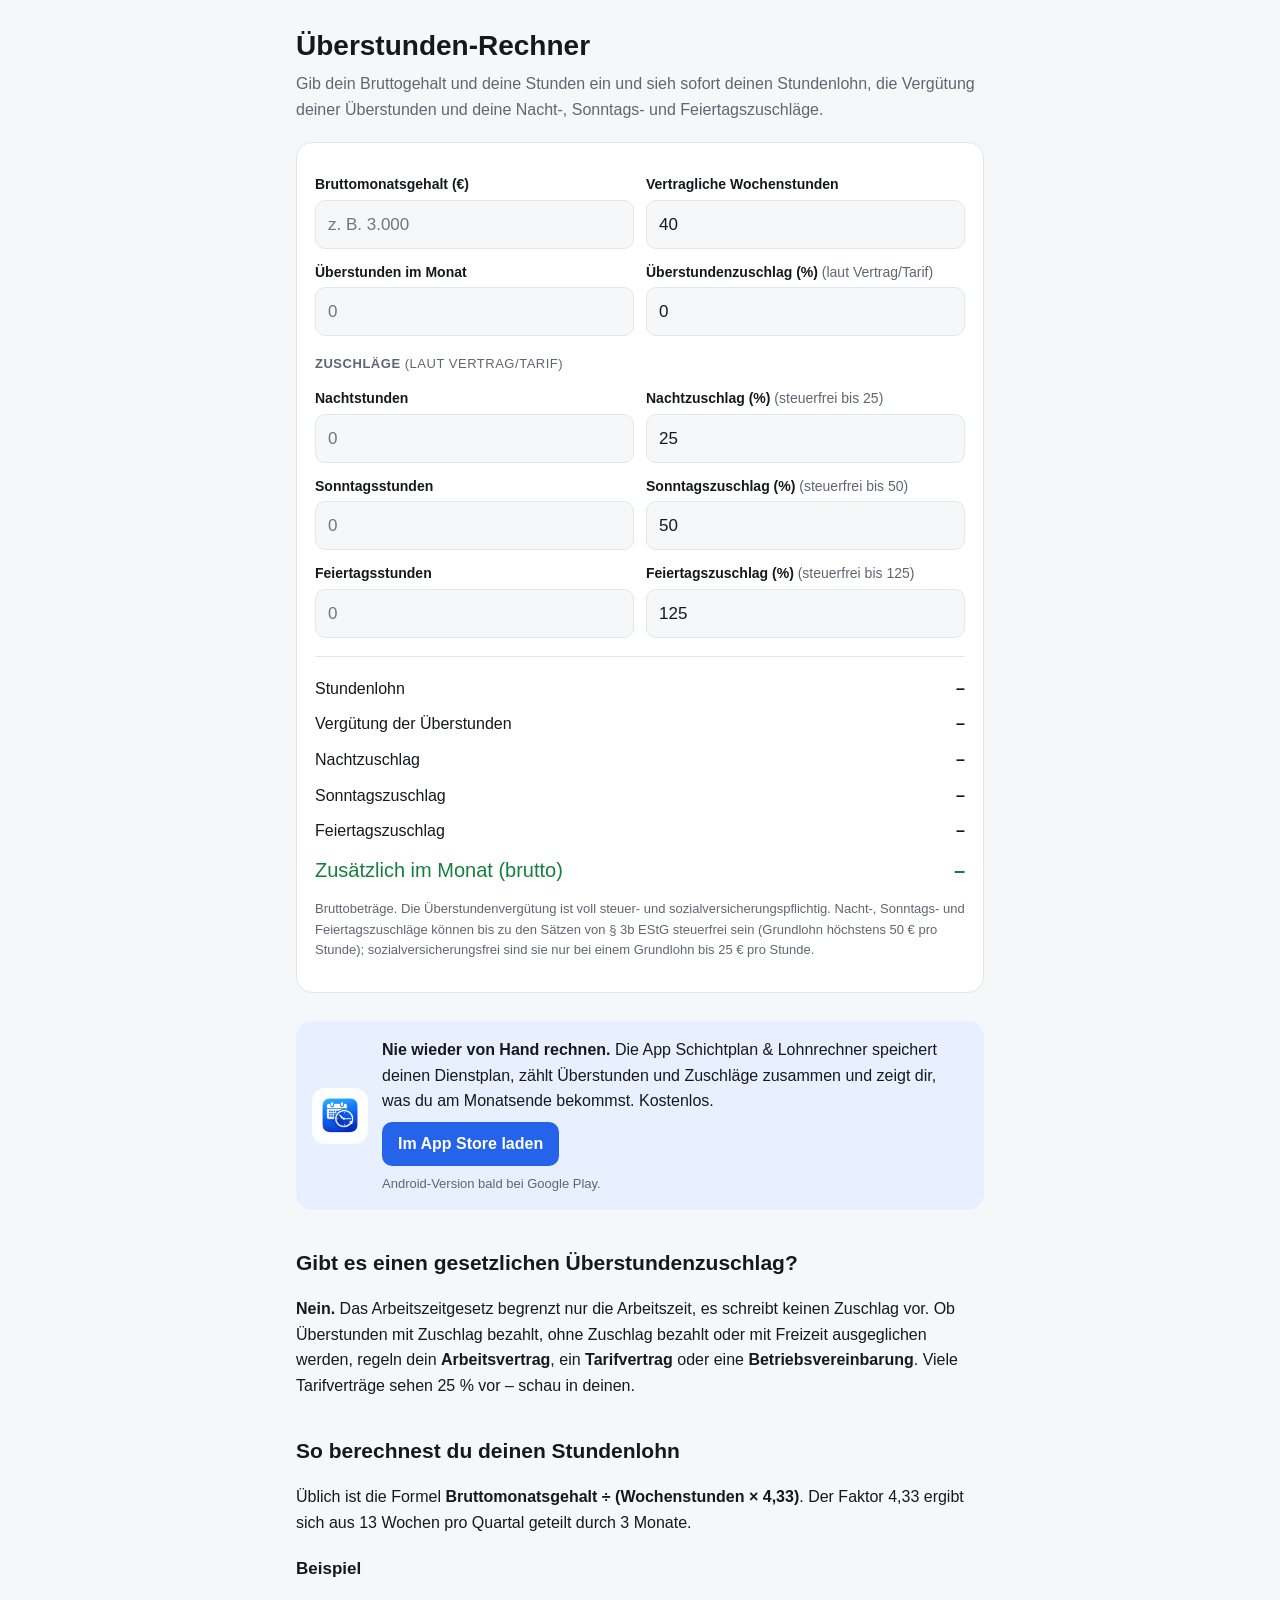
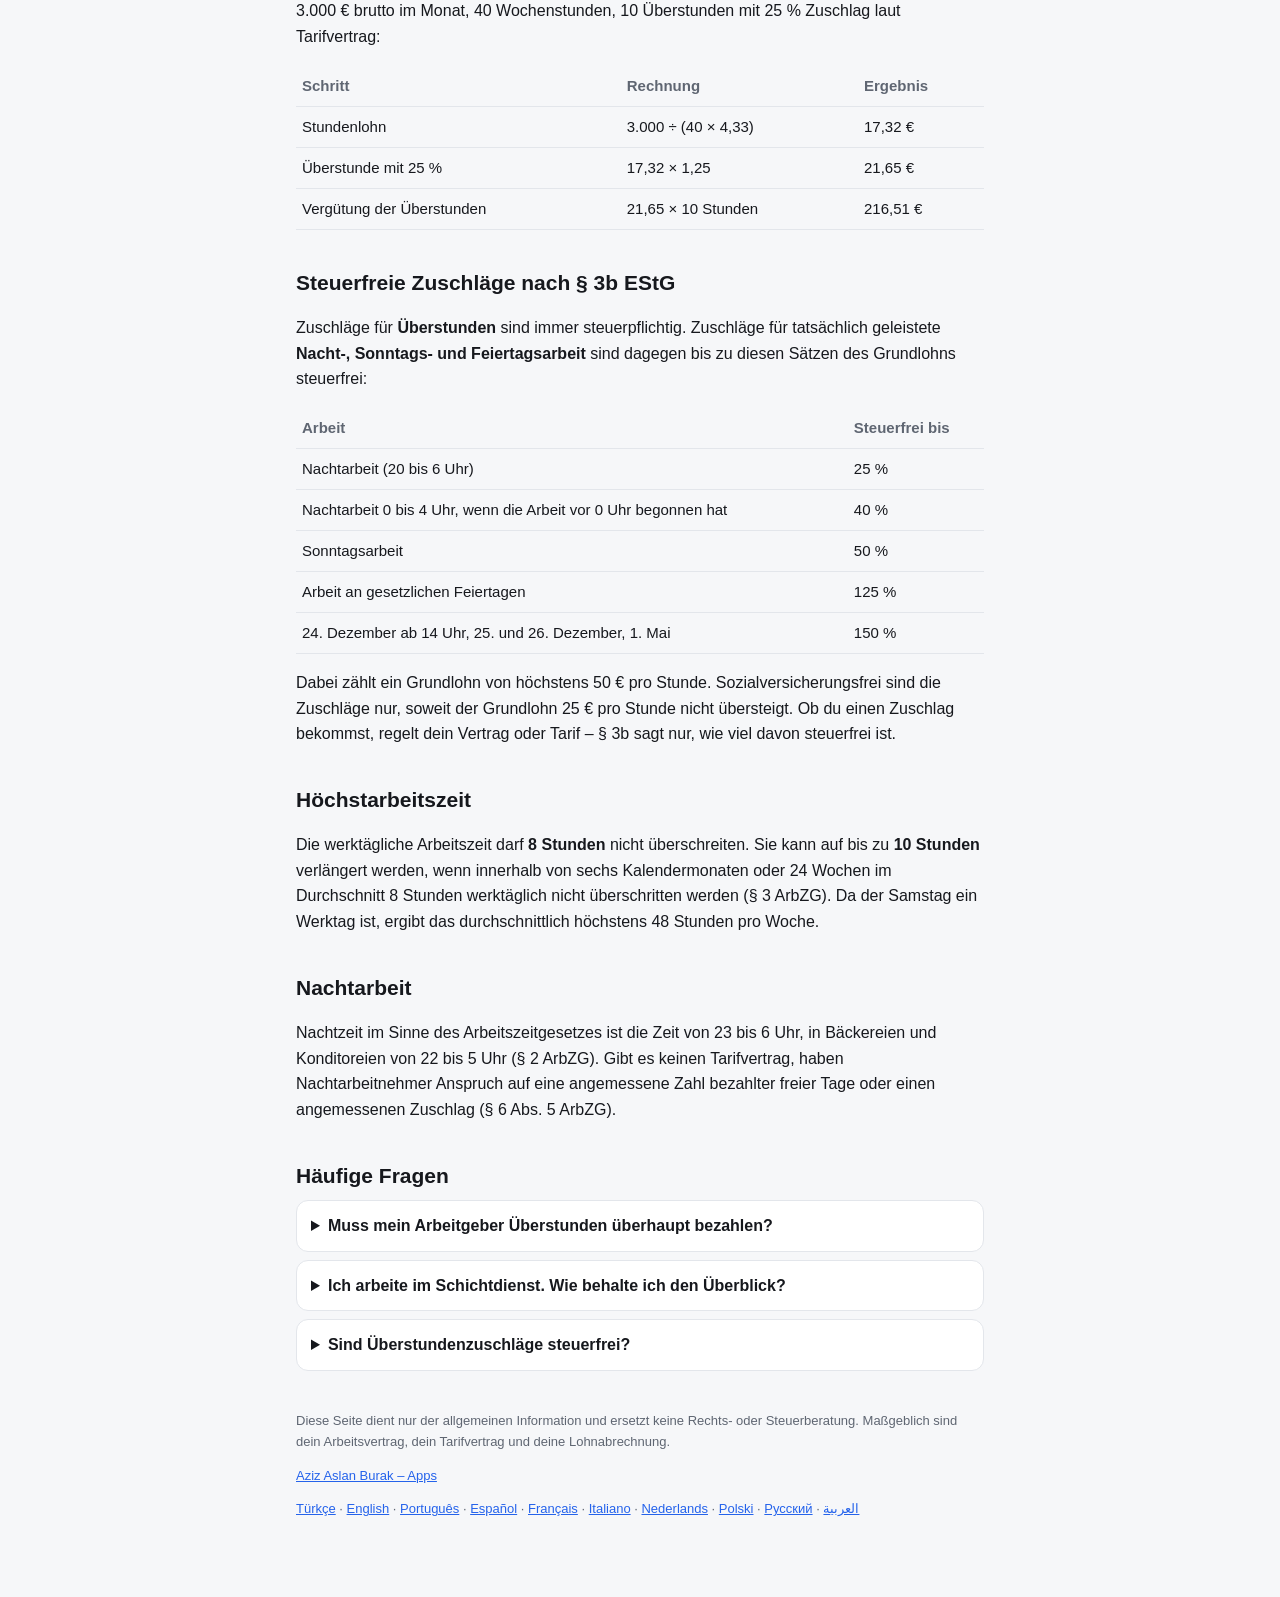
<file: ueberstunden-rechner/index.html>
<!doctype html>
<html lang="de">
<head>
<meta charset="utf-8">
<meta name="viewport" content="width=device-width, initial-scale=1">
<title>Überstunden-Rechner – Stundenlohn, Überstunden und steuerfreie Zuschläge</title>
<meta name="description" content="Überstunden berechnen: Stundenlohn aus dem Monatsgehalt, Vergütung der Überstunden mit Zuschlag laut Vertrag oder Tarif sowie Nacht-, Sonntags- und Feiertagszuschläge mit den steuerfreien Höchstsätzen nach § 3b EStG.">
<link rel="canonical" href="https://azizaslanburak.github.io/ueberstunden-rechner/">
<!-- hreflang -->
<link rel="alternate" hreflang="tr" href="https://azizaslanburak.github.io/fazla-mesai-hesaplama/">
<link rel="alternate" hreflang="en" href="https://azizaslanburak.github.io/overtime-calculator/">
<link rel="alternate" hreflang="pt-BR" href="https://azizaslanburak.github.io/calculo-hora-extra/">
<link rel="alternate" hreflang="es" href="https://azizaslanburak.github.io/calcular-horas-extra/">
<link rel="alternate" hreflang="de" href="https://azizaslanburak.github.io/ueberstunden-rechner/">
<link rel="alternate" hreflang="fr" href="https://azizaslanburak.github.io/calcul-heures-supplementaires/">
<link rel="alternate" hreflang="it" href="https://azizaslanburak.github.io/calcolo-straordinari/">
<link rel="alternate" hreflang="nl" href="https://azizaslanburak.github.io/overuren-berekenen/">
<link rel="alternate" hreflang="pl" href="https://azizaslanburak.github.io/kalkulator-nadgodzin/">
<link rel="alternate" hreflang="ru" href="https://azizaslanburak.github.io/raschet-sverhurochnyh/">
<link rel="alternate" hreflang="ar" href="https://azizaslanburak.github.io/hesab-alamal-aledafi/">
<link rel="alternate" hreflang="x-default" href="https://azizaslanburak.github.io/overtime-calculator/">
<!-- /hreflang -->
<meta name="apple-itunes-app" content="app-id=6821146979">
<meta property="og:title" content="Überstunden-Rechner">
<meta property="og:description" content="Stundenlohn, Überstunden und Nacht-, Sonntags- und Feiertagszuschläge in einem einfachen Rechner.">
<meta property="og:type" content="website">
<meta property="og:url" content="https://azizaslanburak.github.io/ueberstunden-rechner/">
<style>
  :root { --bg:#f6f7f9; --card:#fff; --text:#16181d; --muted:#5f6672; --accent:#2563eb; --accent-soft:#e8efff; --line:#e3e6eb; --good:#15803d; }
  @media (prefers-color-scheme: dark) { :root { --bg:#0f1115; --card:#181b21; --text:#eef0f3; --muted:#a0a7b3; --accent:#5b8dff; --accent-soft:#1d2740; --line:#2a2f38; --good:#4ade80; } }
  * { box-sizing:border-box; }
  body { margin:0; background:var(--bg); color:var(--text); font:16px/1.6 -apple-system, BlinkMacSystemFont, "Segoe UI", Roboto, sans-serif; }
  main { max-width:720px; margin:0 auto; padding:28px 16px 64px; }
  h1 { font-size:28px; line-height:1.25; margin:0 0 8px; }
  h2 { font-size:21px; margin:36px 0 8px; }
  h3 { font-size:17px; margin:20px 0 4px; }
  .lead { color:var(--muted); margin:0 0 20px; }
  .card { background:var(--card); border:1px solid var(--line); border-radius:16px; padding:18px; }
  label { display:block; font-weight:600; font-size:14px; margin:12px 0 4px; }
  .hint { font-weight:400; color:var(--muted); }
  input { width:100%; font:inherit; font-size:17px; padding:10px 12px; border-radius:10px; border:1px solid var(--line); background:var(--bg); color:var(--text); }
  input:focus { outline:2px solid var(--accent); outline-offset:1px; }
  .grid { display:grid; grid-template-columns:1fr 1fr; gap:0 12px; }
  @media (max-width:520px) { .grid { grid-template-columns:1fr; } }
  .sub { font-size:13px; font-weight:700; color:var(--muted); text-transform:uppercase; letter-spacing:.04em; margin:18px 0 0; }
  .result { margin-top:18px; border-top:1px solid var(--line); padding-top:14px; }
  .row { display:flex; justify-content:space-between; gap:12px; padding:5px 0; }
  .row span:last-child { font-variant-numeric:tabular-nums; font-weight:600; text-align:right; white-space:nowrap; }
  .total { font-size:20px; color:var(--good); }
  .note { font-size:13px; color:var(--muted); margin-top:8px; }
  .cta { display:flex; gap:14px; align-items:center; background:var(--accent-soft); border-radius:16px; padding:16px; margin:28px 0; }
  .cta img { width:56px; height:56px; border-radius:13px; flex:none; }
  .cta p { margin:0 0 8px; }
  .btn { display:inline-block; background:var(--accent); color:#fff; text-decoration:none; font-weight:700; padding:9px 16px; border-radius:10px; }
  table { width:100%; border-collapse:collapse; margin:8px 0; font-size:15px; }
  th, td { text-align:left; padding:8px 6px; border-bottom:1px solid var(--line); vertical-align:top; }
  th { color:var(--muted); font-weight:600; }
  details { background:var(--card); border:1px solid var(--line); border-radius:12px; padding:12px 14px; margin:8px 0; }
  summary { font-weight:600; cursor:pointer; }
  a { color:var(--accent); }
  footer { color:var(--muted); font-size:13px; margin-top:40px; }
</style>
<script type="application/ld+json">
{
  "@context": "https://schema.org",
  "@type": "FAQPage",
  "mainEntity": [
    {"@type": "Question", "name": "Gibt es einen gesetzlichen Überstundenzuschlag?",
     "acceptedAnswer": {"@type": "Answer", "text": "Nein. Ob und in welcher Höhe es einen Zuschlag für Überstunden gibt, regeln Arbeitsvertrag, Tarifvertrag oder Betriebsvereinbarung."}},
    {"@type": "Question", "name": "Wie rechne ich mein Monatsgehalt in einen Stundenlohn um?",
     "acceptedAnswer": {"@type": "Answer", "text": "Üblich ist: Bruttomonatsgehalt geteilt durch (Wochenstunden × 4,33). Der Faktor 4,33 ergibt sich aus 13 Wochen je Quartal geteilt durch 3 Monate."}},
    {"@type": "Question", "name": "Sind Überstundenzuschläge steuerfrei?",
     "acceptedAnswer": {"@type": "Answer", "text": "Nein. Steuerfrei nach § 3b EStG sind nur Zuschläge für tatsächlich geleistete Nacht-, Sonntags- und Feiertagsarbeit, und zwar bis zu bestimmten Prozentsätzen des Grundlohns."}},
    {"@type": "Question", "name": "Bis zu welcher Höhe sind Nacht-, Sonntags- und Feiertagszuschläge steuerfrei?",
     "acceptedAnswer": {"@type": "Answer", "text": "Nachtarbeit (20 bis 6 Uhr) bis 25 %, von 0 bis 4 Uhr bei Arbeitsbeginn vor 0 Uhr bis 40 %, Sonntagsarbeit bis 50 %, Feiertagsarbeit bis 125 % sowie am 24. Dezember ab 14 Uhr, am 25. und 26. Dezember und am 1. Mai bis 150 % des Grundlohns. Berücksichtigt wird ein Grundlohn von höchstens 50 Euro pro Stunde."}}
  ]
}
</script>
</head>
<body>
<main>
  <h1>Überstunden-Rechner</h1>
  <p class="lead">Gib dein Bruttogehalt und deine Stunden ein und sieh sofort deinen Stundenlohn, die Vergütung deiner Überstunden und deine Nacht-, Sonntags- und Feiertagszuschläge.</p>

  <section class="card" aria-label="Überstunden-Rechner">
    <div class="grid">
      <div>
        <label for="salary">Bruttomonatsgehalt (€)</label>
        <input id="salary" inputmode="decimal" placeholder="z. B. 3.000" autocomplete="off">
      </div>
      <div>
        <label for="week">Vertragliche Wochenstunden</label>
        <input id="week" inputmode="decimal" value="40">
      </div>
      <div>
        <label for="ot">Überstunden im Monat</label>
        <input id="ot" inputmode="decimal" placeholder="0">
      </div>
      <div>
        <label for="otRate">Überstundenzuschlag (%) <span class="hint">(laut Vertrag/Tarif)</span></label>
        <input id="otRate" inputmode="decimal" value="0">
      </div>
    </div>

    <p class="sub">Zuschläge <span class="hint">(laut Vertrag/Tarif)</span></p>
    <div class="grid">
      <div>
        <label for="night">Nachtstunden</label>
        <input id="night" inputmode="decimal" placeholder="0">
      </div>
      <div>
        <label for="nightRate">Nachtzuschlag (%) <span class="hint">(steuerfrei bis 25)</span></label>
        <input id="nightRate" inputmode="decimal" value="25">
      </div>
      <div>
        <label for="sun">Sonntagsstunden</label>
        <input id="sun" inputmode="decimal" placeholder="0">
      </div>
      <div>
        <label for="sunRate">Sonntagszuschlag (%) <span class="hint">(steuerfrei bis 50)</span></label>
        <input id="sunRate" inputmode="decimal" value="50">
      </div>
      <div>
        <label for="hol">Feiertagsstunden</label>
        <input id="hol" inputmode="decimal" placeholder="0">
      </div>
      <div>
        <label for="holRate">Feiertagszuschlag (%) <span class="hint">(steuerfrei bis 125)</span></label>
        <input id="holRate" inputmode="decimal" value="125">
      </div>
    </div>

    <div class="result" aria-live="polite">
      <div class="row"><span>Stundenlohn</span><span id="r-hour">–</span></div>
      <div class="row"><span>Vergütung der Überstunden</span><span id="r-ot">–</span></div>
      <div class="row"><span>Nachtzuschlag</span><span id="r-night">–</span></div>
      <div class="row"><span>Sonntagszuschlag</span><span id="r-sun">–</span></div>
      <div class="row"><span>Feiertagszuschlag</span><span id="r-hol">–</span></div>
      <div class="row total"><span>Zusätzlich im Monat (brutto)</span><span id="r-total">–</span></div>
      <p class="note">Bruttobeträge. Die Überstundenvergütung ist voll steuer- und sozialversicherungspflichtig. Nacht-, Sonntags- und Feiertagszuschläge können bis zu den Sätzen von § 3b EStG steuerfrei sein (Grundlohn höchstens 50 € pro Stunde); sozialversicherungsfrei sind sie nur bei einem Grundlohn bis 25 € pro Stunde.</p>
    </div>
  </section>

  <div class="cta">
    <img src="/assets/vardiya-icon.png" alt="" width="56" height="56">
    <div>
      <p><strong>Nie wieder von Hand rechnen.</strong> Die App Schichtplan &amp; Lohnrechner speichert deinen Dienstplan, zählt Überstunden und Zuschläge zusammen und zeigt dir, was du am Monatsende bekommst. Kostenlos.</p>
      <a class="btn" href="https://apps.apple.com/de/app/id6821146979">Im App Store laden</a>
      <p class="note" style="margin:8px 0 0">Android-Version bald bei Google Play.</p>
    </div>
  </div>

  <h2>Gibt es einen gesetzlichen Überstundenzuschlag?</h2>
  <p><strong>Nein.</strong> Das Arbeitszeitgesetz begrenzt nur die Arbeitszeit, es schreibt keinen Zuschlag vor. Ob Überstunden mit Zuschlag bezahlt, ohne Zuschlag bezahlt oder mit Freizeit ausgeglichen werden, regeln dein <strong>Arbeitsvertrag</strong>, ein <strong>Tarifvertrag</strong> oder eine <strong>Betriebsvereinbarung</strong>. Viele Tarifverträge sehen 25 % vor – schau in deinen.</p>

  <h2>So berechnest du deinen Stundenlohn</h2>
  <p>Üblich ist die Formel <strong>Bruttomonatsgehalt ÷ (Wochenstunden × 4,33)</strong>. Der Faktor 4,33 ergibt sich aus 13 Wochen pro Quartal geteilt durch 3 Monate.</p>

  <h3>Beispiel</h3>
  <p>3.000 € brutto im Monat, 40 Wochenstunden, 10 Überstunden mit 25 % Zuschlag laut Tarifvertrag:</p>
  <table>
    <tr><th>Schritt</th><th>Rechnung</th><th>Ergebnis</th></tr>
    <tr><td>Stundenlohn</td><td>3.000 ÷ (40 × 4,33)</td><td>17,32 €</td></tr>
    <tr><td>Überstunde mit 25 %</td><td>17,32 × 1,25</td><td>21,65 €</td></tr>
    <tr><td>Vergütung der Überstunden</td><td>21,65 × 10 Stunden</td><td>216,51 €</td></tr>
  </table>

  <h2>Steuerfreie Zuschläge nach § 3b EStG</h2>
  <p>Zuschläge für <strong>Überstunden</strong> sind immer steuerpflichtig. Zuschläge für tatsächlich geleistete <strong>Nacht-, Sonntags- und Feiertagsarbeit</strong> sind dagegen bis zu diesen Sätzen des Grundlohns steuerfrei:</p>
  <table>
    <tr><th>Arbeit</th><th>Steuerfrei bis</th></tr>
    <tr><td>Nachtarbeit (20 bis 6 Uhr)</td><td>25 %</td></tr>
    <tr><td>Nachtarbeit 0 bis 4 Uhr, wenn die Arbeit vor 0 Uhr begonnen hat</td><td>40 %</td></tr>
    <tr><td>Sonntagsarbeit</td><td>50 %</td></tr>
    <tr><td>Arbeit an gesetzlichen Feiertagen</td><td>125 %</td></tr>
    <tr><td>24. Dezember ab 14 Uhr, 25. und 26. Dezember, 1. Mai</td><td>150 %</td></tr>
  </table>
  <p>Dabei zählt ein Grundlohn von höchstens 50 € pro Stunde. Sozialversicherungsfrei sind die Zuschläge nur, soweit der Grundlohn 25 € pro Stunde nicht übersteigt. Ob du einen Zuschlag bekommst, regelt dein Vertrag oder Tarif – § 3b sagt nur, wie viel davon steuerfrei ist.</p>

  <h2>Höchstarbeitszeit</h2>
  <p>Die werktägliche Arbeitszeit darf <strong>8 Stunden</strong> nicht überschreiten. Sie kann auf bis zu <strong>10 Stunden</strong> verlängert werden, wenn innerhalb von sechs Kalendermonaten oder 24 Wochen im Durchschnitt 8 Stunden werktäglich nicht überschritten werden (§ 3 ArbZG). Da der Samstag ein Werktag ist, ergibt das durchschnittlich höchstens 48 Stunden pro Woche.</p>

  <h2>Nachtarbeit</h2>
  <p>Nachtzeit im Sinne des Arbeitszeitgesetzes ist die Zeit von 23 bis 6 Uhr, in Bäckereien und Konditoreien von 22 bis 5 Uhr (§ 2 ArbZG). Gibt es keinen Tarifvertrag, haben Nachtarbeitnehmer Anspruch auf eine angemessene Zahl bezahlter freier Tage oder einen angemessenen Zuschlag (§ 6 Abs. 5 ArbZG).</p>

  <h2>Häufige Fragen</h2>
  <details><summary>Muss mein Arbeitgeber Überstunden überhaupt bezahlen?</summary>
    <p>Das hängt vom Vertrag ab. Klauseln wie „Überstunden sind mit dem Gehalt abgegolten“ sind nur wirksam, wenn klar ist, wie viele Überstunden damit gemeint sind. Bei sehr hohen Gehältern kann eine Vergütung ganz entfallen. Im Zweifel hilft der Betriebsrat oder eine Beratung.</p></details>
  <details><summary>Ich arbeite im Schichtdienst. Wie behalte ich den Überblick?</summary>
    <p>Notiere jeden Tag Beginn und Ende. In der App Schichtplan &amp; Lohnrechner trägst du deinen Schichtplan einmal ein, der Kalender füllt sich von selbst und du ergänzt nur die Überstunden des Tages.</p></details>
  <details><summary>Sind Überstundenzuschläge steuerfrei?</summary>
    <p>Nein. Steuerfrei sind nur Zuschläge für Nacht-, Sonntags- und Feiertagsarbeit bis zu den Sätzen in der Tabelle oben.</p></details>

  <footer>
    <p>Diese Seite dient nur der allgemeinen Information und ersetzt keine Rechts- oder Steuerberatung. Maßgeblich sind dein Arbeitsvertrag, dein Tarifvertrag und deine Lohnabrechnung.</p>
    <p><a href="/">Aziz Aslan Burak – Apps</a></p>
    <p class="note"><a href="/fazla-mesai-hesaplama/" hreflang="tr" lang="tr">Türkçe</a> · <a href="/overtime-calculator/" hreflang="en" lang="en">English</a> · <a href="/calculo-hora-extra/" hreflang="pt-BR" lang="pt-BR">Português</a> · <a href="/calcular-horas-extra/" hreflang="es" lang="es">Español</a> · <a href="/calcul-heures-supplementaires/" hreflang="fr" lang="fr">Français</a> · <a href="/calcolo-straordinari/" hreflang="it" lang="it">Italiano</a> · <a href="/overuren-berekenen/" hreflang="nl" lang="nl">Nederlands</a> · <a href="/kalkulator-nadgodzin/" hreflang="pl" lang="pl">Polski</a> · <a href="/raschet-sverhurochnyh/" hreflang="ru" lang="ru">Русский</a> · <a href="/hesab-alamal-aledafi/" hreflang="ar" lang="ar">العربية</a></p>
  </footer>
</main>
<script>
(function () {
  var $ = function (id) { return document.getElementById(id); };
  var num = function (id) {
    var v = ($(id).value || '').trim().replace(/\s/g, '').replace(/€/g, '');
    // Accept "3.000", "3000", "3.000,50" and "3000.5"
    if (v.indexOf(',') !== -1) v = v.replace(/\./g, '').replace(',', '.');
    else if (/^\d{1,3}(\.\d{3})+$/.test(v)) v = v.replace(/\./g, '');
    var n = parseFloat(v);
    return isFinite(n) && n > 0 ? n : 0;
  };
  var eur = function (n) { return n.toLocaleString('de-DE', { style: 'currency', currency: 'EUR' }); };
  var OUT = ['r-hour', 'r-ot', 'r-night', 'r-sun', 'r-hol', 'r-total'];
  function calc() {
    var salary = num('salary'), week = num('week');
    if (!salary || !week) { OUT.forEach(function (k) { $(k).textContent = '–'; }); return; }
    var hour = salary / (week * 4.33);
    var ot = hour * (1 + num('otRate') / 100) * num('ot');
    var night = hour * num('nightRate') / 100 * num('night');
    var sun = hour * num('sunRate') / 100 * num('sun');
    var hol = hour * num('holRate') / 100 * num('hol');
    $('r-hour').textContent = eur(hour);
    $('r-ot').textContent = eur(ot);
    $('r-night').textContent = eur(night);
    $('r-sun').textContent = eur(sun);
    $('r-hol').textContent = eur(hol);
    $('r-total').textContent = eur(ot + night + sun + hol);
  }
  ['salary', 'week', 'ot', 'otRate', 'night', 'nightRate', 'sun', 'sunRate', 'hol', 'holRate'].forEach(function (id) { $(id).addEventListener('input', calc); });
})();
</script>
</body>
</html>
</file>
<file: balaban/css/yazi.css>
/* Google Fonts (SIL Open Font License) — yerel kopya: Bricolage Grotesque, Instrument Sans, IBM Plex Mono */
/* latin-ext */
@font-face {
  font-family: 'Bricolage Grotesque';
  font-style: normal;
  font-weight: 600;
  font-stretch: 100%;
  font-display: swap;
  src: url(yazi/BricolageGrotesque-600-latin-ext.woff2) format('woff2');
  unicode-range: U+0100-02BA, U+02BD-02C5, U+02C7-02CC, U+02CE-02D7, U+02DD-02FF, U+0304, U+0308, U+0329, U+1D00-1DBF, U+1E00-1E9F, U+1EF2-1EFF, U+2020, U+20A0-20AB, U+20AD-20C4, U+2113, U+2C60-2C7F, U+A720-A7FF;
}
/* latin */
@font-face {
  font-family: 'Bricolage Grotesque';
  font-style: normal;
  font-weight: 600;
  font-stretch: 100%;
  font-display: swap;
  src: url(yazi/BricolageGrotesque-600-latin.woff2) format('woff2');
  unicode-range: U+0000-00FF, U+0131, U+0152-0153, U+02BB-02BC, U+02C6, U+02DA, U+02DC, U+0304, U+0308, U+0329, U+2000-206F, U+20AC, U+2122, U+2191, U+2193, U+2212, U+2215, U+FEFF, U+FFFD;
}
/* latin-ext */
@font-face {
  font-family: 'Bricolage Grotesque';
  font-style: normal;
  font-weight: 700;
  font-stretch: 100%;
  font-display: swap;
  src: url(yazi/BricolageGrotesque-600-latin-ext.woff2) format('woff2');
  unicode-range: U+0100-02BA, U+02BD-02C5, U+02C7-02CC, U+02CE-02D7, U+02DD-02FF, U+0304, U+0308, U+0329, U+1D00-1DBF, U+1E00-1E9F, U+1EF2-1EFF, U+2020, U+20A0-20AB, U+20AD-20C4, U+2113, U+2C60-2C7F, U+A720-A7FF;
}
/* latin */
@font-face {
  font-family: 'Bricolage Grotesque';
  font-style: normal;
  font-weight: 700;
  font-stretch: 100%;
  font-display: swap;
  src: url(yazi/BricolageGrotesque-600-latin.woff2) format('woff2');
  unicode-range: U+0000-00FF, U+0131, U+0152-0153, U+02BB-02BC, U+02C6, U+02DA, U+02DC, U+0304, U+0308, U+0329, U+2000-206F, U+20AC, U+2122, U+2191, U+2193, U+2212, U+2215, U+FEFF, U+FFFD;
}
/* latin-ext */
@font-face {
  font-family: 'IBM Plex Mono';
  font-style: normal;
  font-weight: 500;
  font-display: swap;
  src: url(yazi/IBMPlexMono-500-latin-ext.woff2) format('woff2');
  unicode-range: U+0100-02BA, U+02BD-02C5, U+02C7-02CC, U+02CE-02D7, U+02DD-02FF, U+0304, U+0308, U+0329, U+1D00-1DBF, U+1E00-1E9F, U+1EF2-1EFF, U+2020, U+20A0-20AB, U+20AD-20C4, U+2113, U+2C60-2C7F, U+A720-A7FF;
}
/* latin */
@font-face {
  font-family: 'IBM Plex Mono';
  font-style: normal;
  font-weight: 500;
  font-display: swap;
  src: url(yazi/IBMPlexMono-500-latin.woff2) format('woff2');
  unicode-range: U+0000-00FF, U+0131, U+0152-0153, U+02BB-02BC, U+02C6, U+02DA, U+02DC, U+0304, U+0308, U+0329, U+2000-206F, U+20AC, U+2122, U+2191, U+2193, U+2212, U+2215, U+FEFF, U+FFFD;
}
/* latin-ext */
@font-face {
  font-family: 'IBM Plex Mono';
  font-style: normal;
  font-weight: 600;
  font-display: swap;
  src: url(yazi/IBMPlexMono-600-latin-ext.woff2) format('woff2');
  unicode-range: U+0100-02BA, U+02BD-02C5, U+02C7-02CC, U+02CE-02D7, U+02DD-02FF, U+0304, U+0308, U+0329, U+1D00-1DBF, U+1E00-1E9F, U+1EF2-1EFF, U+2020, U+20A0-20AB, U+20AD-20C4, U+2113, U+2C60-2C7F, U+A720-A7FF;
}
/* latin */
@font-face {
  font-family: 'IBM Plex Mono';
  font-style: normal;
  font-weight: 600;
  font-display: swap;
  src: url(yazi/IBMPlexMono-600-latin.woff2) format('woff2');
  unicode-range: U+0000-00FF, U+0131, U+0152-0153, U+02BB-02BC, U+02C6, U+02DA, U+02DC, U+0304, U+0308, U+0329, U+2000-206F, U+20AC, U+2122, U+2191, U+2193, U+2212, U+2215, U+FEFF, U+FFFD;
}
/* latin-ext */
@font-face {
  font-family: 'Instrument Sans';
  font-style: italic;
  font-weight: 400;
  font-stretch: 100%;
  font-display: swap;
  src: url(yazi/InstrumentSans-400i-latin-ext.woff2) format('woff');
  unicode-range: U+0100-02BA, U+02BD-02C5, U+02C7-02CC, U+02CE-02D7, U+02DD-02FF, U+0304, U+0308, U+0329, U+1D00-1DBF, U+1E00-1E9F, U+1EF2-1EFF, U+2020, U+20A0-20AB, U+20AD-20C4, U+2113, U+2C60-2C7F, U+A720-A7FF;
}
/* latin */
@font-face {
  font-family: 'Instrument Sans';
  font-style: italic;
  font-weight: 400;
  font-stretch: 100%;
  font-display: swap;
  src: url(yazi/InstrumentSans-400i-latin.woff2) format('woff');
  unicode-range: U+0000-00FF, U+0131, U+0152-0153, U+02BB-02BC, U+02C6, U+02DA, U+02DC, U+0304, U+0308, U+0329, U+2000-206F, U+20AC, U+2122, U+2191, U+2193, U+2212, U+2215, U+FEFF, U+FFFD;
}
/* latin-ext */
@font-face {
  font-family: 'Instrument Sans';
  font-style: normal;
  font-weight: 400;
  font-stretch: 100%;
  font-display: swap;
  src: url(yazi/InstrumentSans-400-latin-ext.woff2) format('woff2');
  unicode-range: U+0100-02BA, U+02BD-02C5, U+02C7-02CC, U+02CE-02D7, U+02DD-02FF, U+0304, U+0308, U+0329, U+1D00-1DBF, U+1E00-1E9F, U+1EF2-1EFF, U+2020, U+20A0-20AB, U+20AD-20C4, U+2113, U+2C60-2C7F, U+A720-A7FF;
}
/* latin */
@font-face {
  font-family: 'Instrument Sans';
  font-style: normal;
  font-weight: 400;
  font-stretch: 100%;
  font-display: swap;
  src: url(yazi/InstrumentSans-400-latin.woff2) format('woff2');
  unicode-range: U+0000-00FF, U+0131, U+0152-0153, U+02BB-02BC, U+02C6, U+02DA, U+02DC, U+0304, U+0308, U+0329, U+2000-206F, U+20AC, U+2122, U+2191, U+2193, U+2212, U+2215, U+FEFF, U+FFFD;
}
/* latin-ext */
@font-face {
  font-family: 'Instrument Sans';
  font-style: normal;
  font-weight: 500;
  font-stretch: 100%;
  font-display: swap;
  src: url(yazi/InstrumentSans-400-latin-ext.woff2) format('woff2');
  unicode-range: U+0100-02BA, U+02BD-02C5, U+02C7-02CC, U+02CE-02D7, U+02DD-02FF, U+0304, U+0308, U+0329, U+1D00-1DBF, U+1E00-1E9F, U+1EF2-1EFF, U+2020, U+20A0-20AB, U+20AD-20C4, U+2113, U+2C60-2C7F, U+A720-A7FF;
}
/* latin */
@font-face {
  font-family: 'Instrument Sans';
  font-style: normal;
  font-weight: 500;
  font-stretch: 100%;
  font-display: swap;
  src: url(yazi/InstrumentSans-400-latin.woff2) format('woff2');
  unicode-range: U+0000-00FF, U+0131, U+0152-0153, U+02BB-02BC, U+02C6, U+02DA, U+02DC, U+0304, U+0308, U+0329, U+2000-206F, U+20AC, U+2122, U+2191, U+2193, U+2212, U+2215, U+FEFF, U+FFFD;
}
/* latin-ext */
@font-face {
  font-family: 'Instrument Sans';
  font-style: normal;
  font-weight: 600;
  font-stretch: 100%;
  font-display: swap;
  src: url(yazi/InstrumentSans-400-latin-ext.woff2) format('woff2');
  unicode-range: U+0100-02BA, U+02BD-02C5, U+02C7-02CC, U+02CE-02D7, U+02DD-02FF, U+0304, U+0308, U+0329, U+1D00-1DBF, U+1E00-1E9F, U+1EF2-1EFF, U+2020, U+20A0-20AB, U+20AD-20C4, U+2113, U+2C60-2C7F, U+A720-A7FF;
}
/* latin */
@font-face {
  font-family: 'Instrument Sans';
  font-style: normal;
  font-weight: 600;
  font-stretch: 100%;
  font-display: swap;
  src: url(yazi/InstrumentSans-400-latin.woff2) format('woff2');
  unicode-range: U+0000-00FF, U+0131, U+0152-0153, U+02BB-02BC, U+02C6, U+02DA, U+02DC, U+0304, U+0308, U+0329, U+2000-206F, U+20AC, U+2122, U+2191, U+2193, U+2212, U+2215, U+FEFF, U+FFFD;
}
</file>
<file: balaban/css/app.css>
/* Balaban Ustası — tasarım sistemi (balaban-metot/arayuz/02-tasarim-sistemi.md)
   Düzen: telefon öncelikli tek sütun (en fazla 34rem), altta sekme çubuğu; ders oynatıcı ve Sahne tam ekran. */
:root {
  --zemin: #F1F0EB; --yuzey: #FFFFFF; --yuzey-2: #E8E6DF; --cizgi: #D3D0C7;
  --murekkep: #1A1D1B; --murekkep-2: #4A4F4B; --murekkep-3: #5F6460;
  --civit: #2F4E8A; --civit-ustu: #FFFFFF; --civit-soluk: #DCE4F3;
  --kayisi: #B9742A; --kayisi-murekkep: #8C541A; --kayisi-soluk: #F4E3CF;
  --kamis: #7B8C4A; --kamis-soluk: #E6EAD6;
  --oynayan: #D7381E; /* nota kâğıdında çalınan nota: mürekkepten ayrışan canlı kırmızı */
  --iyi: #176B56; --iyi-soluk: #DDF0E8; --orta: #8F5612; --orta-soluk: #F8EBD3; --kotu: #A83A22; --kotu-soluk: #F9E0D9;
  --golge: 0 8px 24px -12px rgb(0 0 0 / .35);
  /* eski adlar (çizimler ve ders içerikleri bunları kullanır) */
  --paper: var(--zemin); --paper-2: var(--yuzey-2); --paper-3: var(--cizgi); --ink: var(--murekkep); --ink-soft: var(--murekkep-2);
  --wood: var(--kayisi); --wood-soft: var(--kayisi-soluk); --reed: var(--kamis); --reed-soft: var(--kamis-soluk);
  --good: var(--iyi); --good-soft: var(--iyi-soluk); --warn: var(--kotu); --warn-soft: var(--kotu-soluk); --mid: var(--orta); --mid-soft: var(--orta-soluk);
  --line: var(--cizgi); --hole-open: var(--yuzey);

  --font-baslik: "Bricolage Grotesque", "Instrument Sans", system-ui, sans-serif;
  --font-govde: "Instrument Sans", -apple-system, system-ui, sans-serif;
  --font-mono: "IBM Plex Mono", ui-monospace, Menlo, monospace;
  --font-display: var(--font-baslik); --font-body: var(--font-govde);

  --r-s: 8px; --r-m: 14px; --r-l: 22px;
  --hiz-durum: 120ms; --hiz-gecis: 200ms; --hiz-sayfa: 320ms; --hiz-canli: 80ms;
  --tab-h: 60px; --kenar: 20px;
  color-scheme: light;
}
@media (prefers-color-scheme: dark) {
  :root:not([data-theme="light"]) {
    --zemin: #121513; --yuzey: #1B1F1C; --yuzey-2: #242927; --cizgi: #353B37;
    --murekkep: #ECEBE4; --murekkep-2: #B5B8B1; --murekkep-3: #8E938D;
    --civit: #9DB6EE; --civit-ustu: #0F1E3A; --civit-soluk: #243555;
    --kayisi: #E0A663; --kayisi-murekkep: #E8B577; --kayisi-soluk: #3B2C1B;
    --kamis: #A9BB72; --kamis-soluk: #27301A;
    --oynayan: #FF6B4A;
    --iyi: #5FCBA8; --iyi-soluk: #1A3A31; --orta: #E7B35A; --orta-soluk: #3D2E14; --kotu: #F08A72; --kotu-soluk: #4A241B;
    color-scheme: dark;
  }
}
:root[data-theme="dark"] {
  --zemin: #121513; --yuzey: #1B1F1C; --yuzey-2: #242927; --cizgi: #353B37;
  --murekkep: #ECEBE4; --murekkep-2: #B5B8B1; --murekkep-3: #8E938D;
  --civit: #9DB6EE; --civit-ustu: #0F1E3A; --civit-soluk: #243555;
  --kayisi: #E0A663; --kayisi-murekkep: #E8B577; --kayisi-soluk: #3B2C1B;
  --kamis: #A9BB72; --kamis-soluk: #27301A;
  --oynayan: #FF6B4A;
  --iyi: #5FCBA8; --iyi-soluk: #1A3A31; --orta: #E7B35A; --orta-soluk: #3D2E14; --kotu: #F08A72; --kotu-soluk: #4A241B;
  color-scheme: dark;
}
:root[data-yazi="buyuk"] { font-size: 112.5%; }

* { box-sizing: border-box; }
html, body { height: 100%; }
body {
  margin: 0; background: var(--zemin); color: var(--murekkep);
  font-family: var(--font-govde); font-size: 1.0625rem; line-height: 1.53;
  -webkit-tap-highlight-color: transparent; -webkit-text-size-adjust: 100%;
}
body::before { content: ""; position: fixed; inset: 0 0 auto; height: env(safe-area-inset-top, 0px); background: var(--zemin); z-index: 40; }
[hidden] { display: none !important; }
#ekran {
  max-width: 34rem; margin: 0 auto;
  padding-left: max(var(--kenar), env(safe-area-inset-left, 0px));
  padding-right: max(var(--kenar), env(safe-area-inset-right, 0px));
  padding-block: calc(env(safe-area-inset-top, 0px) + 12px) calc(var(--tab-h) + env(safe-area-inset-bottom, 0px) + 32px);
}
body[data-kip="ders"] #ekran { padding-bottom: 0; }
body[data-kip="ders"] nav.sekmeler { display: none; }

h1, h2, h3, h4 { font-family: var(--font-baslik); margin: 0; text-wrap: balance; letter-spacing: -0.01em; }
h1 { font-size: 1.875rem; line-height: 1.2; font-weight: 700; }
h2 { font-size: 1.5rem; line-height: 1.25; font-weight: 650; }
h3 { font-size: 1.25rem; line-height: 1.3; font-weight: 650; }
p { margin: 0 0 .75rem; }
a { color: var(--civit); }
b, strong { font-weight: 600; }
.soluk { color: var(--murekkep-2); }
.kucuk { font-size: .9375rem; line-height: 1.47; }
.etiket-yazi { font-size: .8125rem; font-weight: 600; color: var(--murekkep-3); }
.mono { font-family: var(--font-mono); font-variant-numeric: tabular-nums; }
.yigin { display: grid; gap: 16px; }
.yigin-s { display: grid; gap: 8px; }
.satir { display: flex; flex-wrap: wrap; gap: 10px; align-items: center; }
.ara { flex: 1; min-width: 0; }
.ust-yazi { font-size: .875rem; color: var(--murekkep-3); font-weight: 500; }

/* ---- Üst çubuk ---- */
.ust { display: grid; gap: 4px; margin-bottom: 18px; }
.ust .ust-satir { display: flex; align-items: center; justify-content: space-between; min-height: 44px; gap: 8px; }
.ikon-dugme { width: 44px; height: 44px; min-height: 44px; display: grid; place-items: center; border-radius: 12px; color: var(--murekkep-2); background: transparent; border: 0; padding: 0; cursor: pointer; text-decoration: none; }
.ikon-dugme svg { width: 24px; height: 24px; }
.ikon-dugme:hover { background: var(--yuzey-2); }
.metin-dugme { background: none; border: 0; color: var(--civit); font: 600 .9375rem var(--font-govde); min-height: 44px; padding: 0 4px; cursor: pointer; text-decoration: none; display: inline-flex; align-items: center; gap: 4px; }
.geri-bag { color: var(--civit); text-decoration: none; font-weight: 600; font-size: .9375rem; display: inline-flex; align-items: center; min-height: 44px; gap: 2px; }

/* ---- Düğmeler ---- */
button, .dugme {
  font: 600 1rem/1.2 var(--font-govde); color: var(--murekkep); background: transparent;
  border: 1.5px solid var(--cizgi); border-radius: var(--r-m); padding: 0 16px; min-height: 48px;
  display: inline-flex; align-items: center; justify-content: center; gap: 8px; cursor: pointer; text-decoration: none;
  transition: background var(--hiz-durum) ease-out, opacity var(--hiz-durum) ease-out, transform var(--hiz-durum) ease-out;
}
button svg, .dugme svg { width: 20px; height: 20px; flex: none; }
button:active, .dugme:active { transform: scale(.98); }
.birincil, button.vurgu, .dugme.vurgu { background: var(--civit); color: var(--civit-ustu); border-color: var(--civit); min-height: 56px; font-size: 1.0625rem; }
.birincil.genis, button.genis, .dugme.genis { width: 100%; }
.cal-dugme { min-height: 64px; width: 100%; background: var(--civit); color: var(--civit-ustu); border-color: var(--civit); font-size: 1.125rem; justify-content: space-between; padding: 0 20px; }
.cal-dugme .sol { display: inline-flex; align-items: center; gap: 10px; }
.cal-dugme .sure { font-family: var(--font-mono); font-weight: 500; font-size: .9375rem; opacity: .85; }
button.ikincil, .dugme.ikincil { background: var(--yuzey); }
button[aria-pressed="true"] { background: var(--civit-soluk); color: var(--civit); border-color: var(--civit); }
.birincil[aria-pressed="true"], button.vurgu[aria-pressed="true"] { background: var(--civit); color: var(--civit-ustu); }
button:disabled { background: var(--yuzey-2); color: var(--murekkep-3); border-color: var(--yuzey-2); cursor: default; transform: none; }
.tehlikeli { color: var(--kotu); border-color: var(--kotu); background: transparent; }
:focus-visible { outline: 3px solid var(--civit); outline-offset: 2px; }
select, input[type=number] { font: 500 1rem var(--font-govde); padding: 0 12px; border-radius: var(--r-s); border: 1.5px solid var(--cizgi); background: var(--yuzey); color: var(--murekkep); min-height: 44px; max-width: 100%; }
input[type=range] { accent-color: var(--civit); width: 100%; height: 44px; }

/* ---- Chip ve segment ---- */
.chipler { display: flex; gap: 8px; overflow-x: auto; padding-bottom: 2px; scrollbar-width: none; }
.chipler::-webkit-scrollbar { display: none; }
.chip { flex: none; min-height: 40px; padding: 0 14px; border-radius: var(--r-s); border: 1.5px solid var(--cizgi); background: var(--yuzey); color: var(--murekkep); font: 500 .9375rem var(--font-govde); }
.chip[aria-pressed="true"] { background: var(--civit-soluk); color: var(--civit); border-color: transparent; font-weight: 600; }
.segment { display: grid; grid-auto-flow: column; grid-auto-columns: 1fr; background: var(--yuzey-2); border-radius: 12px; padding: 4px; gap: 4px; }
.segment button { min-height: 40px; border: 0; border-radius: 9px; background: transparent; color: var(--murekkep-2); font-size: .9375rem; }
.segment button[aria-pressed="true"] { background: var(--yuzey); color: var(--civit); box-shadow: 0 1px 2px rgb(0 0 0 / .08); }

/* ---- Liste satırları ---- */
.liste { display: grid; }
.liste-satiri { display: grid; grid-template-columns: 40px minmax(0, 1fr) auto; gap: 14px; align-items: center; padding: 14px 0; border-bottom: 1px solid var(--cizgi); color: inherit; text-decoration: none; min-height: 64px; }
.liste-satiri:last-child { border-bottom: 0; }
.liste-satiri .ikon { width: 40px; height: 40px; border-radius: 12px; background: var(--yuzey-2); display: grid; place-items: center; color: var(--murekkep-2); }
.liste-satiri .ikon svg { width: 22px; height: 22px; }
.liste-satiri .ad { font-weight: 600; }
.liste-satiri .alt { font-size: .9375rem; color: var(--murekkep-3); }
.liste-satiri .sag { display: flex; align-items: center; gap: 6px; color: var(--murekkep-3); font-size: .9375rem; }
.liste-satiri .sag svg { width: 18px; height: 18px; }
.bolum-baslik { font-size: .8125rem; font-weight: 600; color: var(--murekkep-3); margin: 18px 0 2px; }

/* ---- Kartlar ---- */
.kart { background: var(--yuzey); border-radius: var(--r-m); padding: 18px; }
.kart.cerceve { background: transparent; border: 1.5px solid var(--cizgi); }
a.kart { display: block; color: inherit; text-decoration: none; }

/* ---- Bugün ---- */
.hafta { display: grid; grid-template-columns: repeat(7, 1fr); gap: 4px; text-align: center; }
.hafta .gun { display: grid; justify-items: center; gap: 4px; font-size: .8125rem; color: var(--murekkep-3); font-weight: 500; }
.hafta .nokta { width: 32px; height: 32px; border-radius: 50%; border: 1.5px solid var(--cizgi); display: grid; place-items: center; background: var(--yuzey); }
.hafta .nokta.dolu { background: var(--iyi); border-color: var(--iyi); color: var(--yuzey); }
.hafta .nokta.bugun { border: 3px solid var(--civit); }
.hafta .nokta svg { width: 16px; height: 16px; }
.oturum { background: var(--kayisi-soluk); border-radius: var(--r-l); padding: 18px; display: grid; gap: 4px; }
.oturum-bas { display: flex; justify-content: space-between; align-items: baseline; font-weight: 600; color: var(--kayisi-murekkep); font-size: .9375rem; margin-bottom: 4px; }
.oturum-adim { display: grid; grid-template-columns: 28px minmax(0, 1fr) auto; gap: 12px; align-items: center; padding: 10px 0; border-bottom: 1px solid color-mix(in srgb, var(--kayisi) 25%, transparent); color: inherit; text-decoration: none; }
.oturum-adim:last-of-type { border-bottom: 0; margin-bottom: 8px; }
.oturum-adim .no { width: 28px; height: 28px; border-radius: 50%; display: grid; place-items: center; font: 600 .8125rem var(--font-govde); border: 1.5px solid var(--murekkep-3); color: var(--murekkep-2); }
.oturum-adim.simdi .no { background: var(--kayisi); border-color: var(--kayisi); color: #fff; }
.oturum-adim.bitti .no { background: var(--iyi); border-color: var(--iyi); color: var(--yuzey); }
.oturum-adim .ad { font-weight: 600; }
.oturum-adim .alt { font-size: .875rem; color: var(--murekkep-3); }
.oturum-adim .dk { font-family: var(--font-mono); font-size: .875rem; color: var(--murekkep-3); }

/* ---- Ders yolu ---- */
.unite-bas { display: grid; gap: 6px; margin: 26px 0 8px; }
.unite-bas .ust-satir { display: flex; justify-content: space-between; align-items: baseline; gap: 10px; }
.unite-bas .sayac { font-family: var(--font-mono); font-size: .875rem; color: var(--murekkep-3); }
.ilerleme-ince { height: 4px; background: var(--yuzey-2); border-radius: 4px; overflow: hidden; }
.ilerleme-ince i { display: block; height: 100%; background: var(--iyi); border-radius: 4px; }
.yol { position: relative; display: grid; }
.yol-dugum { position: relative; display: grid; grid-template-columns: 56px minmax(0, 1fr) auto; gap: 14px; align-items: center; padding: 8px 10px 8px 0; color: inherit; text-decoration: none; border-radius: var(--r-m); min-height: 72px; background: none; border: 0; text-align: left; font: inherit; width: 100%; cursor: pointer; }
.yol-dugum::before { content: ""; position: absolute; left: 27px; top: -8px; bottom: -8px; width: 3px; background: var(--cizgi); z-index: 0; }
.yol > .yol-dugum:first-child::before { top: 50%; }
.yol > .yol-dugum:last-child::before { bottom: 50%; }
.yol-dugum .daire { position: relative; z-index: 1; width: 56px; height: 56px; border-radius: 50%; display: grid; place-items: center; background: var(--yuzey); border: 1.5px solid var(--cizgi); font: 650 1.0625rem var(--font-baslik); color: var(--murekkep-2); }
.yol-dugum .daire svg { width: 24px; height: 24px; }
.yol-dugum .ad { font-weight: 600; font-size: 1.0625rem; line-height: 1.3; }
.yol-dugum .alt { font-size: .875rem; color: var(--murekkep-3); display: flex; align-items: center; gap: 8px; margin-top: 2px; }
.yol-dugum .dk { font-family: var(--font-mono); font-size: .8125rem; color: var(--murekkep-3); }
.yol-dugum.bitti .daire { background: var(--iyi); border-color: var(--iyi); color: var(--yuzey); }
.yol-dugum.simdi { background: var(--kayisi-soluk); }
.yol-dugum.simdi .daire { border: 4px solid var(--kayisi); color: var(--kayisi-murekkep); }
.yol-dugum.kilitli .daire { background: var(--yuzey-2); border-color: var(--yuzey-2); color: var(--murekkep-3); }
.centik { display: inline-flex; gap: 3px; }
.centik i { width: 12px; height: 5px; border-radius: 2px; background: var(--cizgi); }
.centik i.dolu { background: var(--iyi); }
.dugme-kucuk { min-height: 40px; padding: 0 14px; font-size: .9375rem; }

/* ---- Alt sayfa (sheet) ---- */
.perde-arka { position: fixed; inset: 0; background: rgb(0 0 0 / .35); z-index: 60; display: flex; align-items: flex-end; justify-content: center; animation: sol var(--hiz-sayfa) ease-out; }
.alt-sayfa { width: 100%; max-width: 34rem; background: var(--yuzey); border-radius: var(--r-l) var(--r-l) 0 0; padding: 12px max(var(--kenar), env(safe-area-inset-right, 0px)) calc(env(safe-area-inset-bottom, 0px) + 20px) max(var(--kenar), env(safe-area-inset-left, 0px)); box-shadow: var(--golge); display: grid; gap: 14px; max-height: 85vh; overflow-y: auto; }
.alt-sayfa { max-height: 85dvh; overscroll-behavior: contain; }
.alt-sayfa-eylem { position: sticky; bottom: calc(-1 * (env(safe-area-inset-bottom, 0px) + 20px)); display: grid; gap: 10px; margin: 0 calc(-1 * var(--kenar)); padding: 12px var(--kenar) calc(env(safe-area-inset-bottom, 0px) + 20px); background: var(--yuzey); border-top: 1px solid var(--cizgi); margin-bottom: calc(-1 * (env(safe-area-inset-bottom, 0px) + 20px)); }
.alt-sayfa-eylem p svg { width: 1em; height: 1em; vertical-align: -2px; }
/* Geniş ekranda alt sayfa ortada pencere olur (masaüstü tarayıcıda alta kaçmaz) */
@media (min-width: 700px) and (min-height: 500px) {
  .perde-arka { align-items: center; padding: 24px; }
  .alt-sayfa { border-radius: var(--r-l); max-height: calc(100dvh - 48px); }
  .alt-sayfa .tutamak { display: none; }
}
.alt-sayfa .tutamak { width: 40px; height: 5px; border-radius: 3px; background: var(--cizgi); justify-self: center; }
@keyframes sol { from { opacity: 0; } to { opacity: 1; } }

/* ---- Ders oynatıcı ---- */
.ders-ust { display: grid; gap: 10px; margin-bottom: 18px; }
.ders-ust .ust-satir { display: grid; grid-template-columns: 44px minmax(0, 1fr) 44px; align-items: center; gap: 8px; }
.ders-ust .baslik-kucuk { font-size: .875rem; color: var(--murekkep-3); font-weight: 600; text-align: center; white-space: nowrap; overflow: hidden; text-overflow: ellipsis; }
.ders-ust .adim-no { font-family: var(--font-mono); font-size: .8125rem; color: var(--murekkep-3); text-align: right; }
.adimlar { display: flex; gap: 4px; }
.adimlar i { flex: 1; height: 6px; border-radius: 3px; background: var(--yuzey-2); position: relative; }
.adimlar i.gecti { background: var(--iyi); }
.adimlar i.simdi { background: var(--civit); }
.adimlar i.dinler::after { content: ""; position: absolute; left: 50%; top: -7px; width: 4px; height: 4px; margin-left: -2px; border-radius: 50%; background: var(--murekkep-3); }
.adim { display: grid; gap: 16px; }
.adim-tur { justify-self: start; display: inline-flex; align-items: center; gap: 6px; padding: 4px 10px; border-radius: 999px; background: var(--civit-soluk); color: var(--civit); font-size: .8125rem; font-weight: 600; }
.adim-tur svg { width: 14px; height: 14px; }
.adim .metin { font-size: 1.1875rem; line-height: 1.58; max-width: 34em; }
.adim .metin p:last-child { margin-bottom: 0; }
.adim .metin ul, .adim .metin ol { padding-left: 1.3rem; margin: 0 0 .75rem; }
.adim .metin li + li { margin-top: .3rem; }
.ders-alt { position: sticky; bottom: 0; z-index: 5; display: grid; grid-template-columns: 44px minmax(0, 1fr) auto; align-items: center; gap: 8px; padding: 12px 0 calc(env(safe-area-inset-bottom, 0px) + 12px); margin-top: 20px; background: var(--zemin); box-shadow: 0 -12px 12px -10px var(--zemin); }
.ders-alt .birincil { min-width: 9.5rem; }
.ders-alt .metin-dugme { justify-self: start; }
aside.not { border-radius: var(--r-m); padding: 12px 14px 12px 16px; background: var(--kamis-soluk); border-left: 3px solid var(--kamis); font-size: .9375rem; line-height: 1.5; }
aside.not.dikkat { background: var(--orta-soluk); border-left-color: var(--orta); }
aside.not.ipucu { background: var(--civit-soluk); border-left-color: var(--civit); }
aside.not .etiket { display: block; font-size: .8125rem; font-weight: 600; margin-bottom: 4px; color: var(--murekkep-2); }
aside.not p:last-child { margin: 0; }
.kontrol-listesi { display: grid; background: var(--yuzey); border-radius: var(--r-m); padding: 4px 16px; }
.kontrol-listesi label { display: grid; grid-template-columns: 28px minmax(0, 1fr); gap: 10px; align-items: start; padding: 12px 0; border-bottom: 1px solid var(--cizgi); cursor: pointer; min-height: 48px; }
.kontrol-listesi label:last-child { border-bottom: 0; }
.kontrol-listesi input { width: 22px; height: 22px; margin: 2px 0 0; accent-color: var(--iyi); }

/* ---- Hazırlık bloğu (dinleyen adımlar) ---- */
.hazirlik { display: grid; grid-template-columns: auto minmax(0, 1fr); gap: 16px; align-items: start; background: var(--yuzey); border-radius: var(--r-m); padding: 16px; }
.hazirlik .bilgi { display: grid; gap: 10px; }
.hazirlik .hedef { font-size: 1.0625rem; }
.hazirlik .hedef b { font-family: var(--font-baslik); font-size: 1.25rem; }
.hazirlik .dugmeler { display: grid; gap: 8px; }
.sayac-satir { display: flex; justify-content: space-between; align-items: center; font-size: .9375rem; color: var(--murekkep-3); }
.sayac-satir b { font-family: var(--font-mono); color: var(--murekkep); font-weight: 500; }

/* ---- Parmak şemaları ---- */
.parmaklar { display: flex; flex-wrap: wrap; gap: 12px; }
.parmak { display: grid; justify-items: center; gap: 2px; min-width: 64px; }
.parmak .sema { width: 64px; height: auto; }
.parmak.buyuk .sema { width: 84px; }
.parmak .ad { font-family: var(--font-baslik); font-weight: 700; font-size: 1.25rem; line-height: 1.1; }
.parmak .alt { font-family: var(--font-mono); font-size: .75rem; color: var(--murekkep-3); }
.parmak .not { font-size: .75rem; color: var(--kayisi-murekkep); text-align: center; max-width: 7rem; line-height: 1.25; }
.sema-yok { width: 64px; height: 160px; display: grid; place-items: center; border: 1.5px dashed var(--cizgi); border-radius: 10px; color: var(--murekkep-3); }
button.parmak { background: var(--yuzey); border: 1.5px solid transparent; padding: 10px 8px; border-radius: var(--r-m); min-height: 0; }
button.parmak[aria-pressed="true"] { border-color: var(--civit); background: var(--civit-soluk); color: inherit; }

/* ---- Akort şeridi ---- */
.akort { display: grid; gap: 10px; text-align: center; }
.nota-buyuk { font-family: var(--font-baslik); font-weight: 700; font-size: 4.5rem; line-height: 1; letter-spacing: -0.02em; font-variant-numeric: tabular-nums; transition: opacity var(--hiz-gecis); }
.nota-buyuk sub { font-size: .3em; font-family: var(--font-mono); font-weight: 500; color: var(--murekkep-3); vertical-align: baseline; margin-left: 2px; }
.serit-kap { display: grid; grid-template-columns: auto minmax(0, 1fr) auto; gap: 10px; align-items: center; }
.serit-kap .uc { font-size: .9375rem; color: var(--murekkep-3); }
.serit { position: relative; height: 28px; border-radius: 6px; background: var(--yuzey-2); overflow: hidden; }
.serit .bant { position: absolute; top: 0; bottom: 0; background: var(--iyi-soluk); }
.serit .sifir { position: absolute; top: 0; bottom: 0; left: 50%; width: 2px; margin-left: -1px; background: var(--murekkep-3); opacity: .6; }
.serit .imlec { position: absolute; top: 0; bottom: 0; left: 50%; width: 6px; margin-left: -3px; border-radius: 3px; background: var(--murekkep-3); opacity: .35; transition: transform var(--hiz-canli) linear, background var(--hiz-durum); }
.serit .imlec.iyi { background: var(--iyi); opacity: 1; } .serit .imlec.orta { background: var(--orta); opacity: 1; } .serit .imlec.kotu { background: var(--kotu); opacity: 1; }
.serit-olcek { display: flex; justify-content: space-between; font-family: var(--font-mono); font-size: .6875rem; color: var(--murekkep-3); padding: 0 2.7rem; }
.durum-satir { display: flex; align-items: center; justify-content: space-between; gap: 10px; min-height: 32px; text-align: left; }
.durum { display: inline-flex; align-items: center; gap: 8px; font-weight: 600; font-size: 1.0625rem; }
.durum .sekil { width: 22px; height: 22px; display: grid; place-items: center; }
.durum .sekil svg { width: 100%; height: 100%; }
.durum.iyi { color: var(--iyi); } .durum.orta { color: var(--orta); } .durum.kotu { color: var(--kotu); } .durum.bos { color: var(--murekkep-3); }
.hz { font-family: var(--font-mono); color: var(--murekkep-3); font-size: .9375rem; font-variant-numeric: tabular-nums; }
.iz { width: 100%; border-radius: var(--r-m); background: var(--yuzey-2); }
.iz canvas { width: 100%; height: 120px; display: block; }
details.katlanir > summary { list-style: none; cursor: pointer; display: flex; justify-content: space-between; align-items: center; min-height: 44px; font-weight: 600; color: var(--murekkep-2); }
details.katlanir > summary::-webkit-details-marker { display: none; }
details.katlanir > summary::after { content: "Göster"; color: var(--civit); font-size: .9375rem; }
details.katlanir[open] > summary::after { content: "Gizle"; }

/* ---- Sahne kipi ---- */
.sahne { position: fixed; inset: 0; z-index: 70; background: var(--zemin); display: grid; grid-template-rows: auto minmax(0, 1fr) auto; padding: calc(env(safe-area-inset-top, 0px) + 18px) max(var(--kenar), env(safe-area-inset-right, 0px)) calc(env(safe-area-inset-bottom, 0px) + 20px) max(var(--kenar), env(safe-area-inset-left, 0px)); animation: sol var(--hiz-sayfa) ease-out; }
.sahne .sahne-ust { display: flex; justify-content: space-between; align-items: center; font-family: var(--font-mono); font-size: 1.25rem; color: var(--murekkep-2); min-height: 44px; max-width: 34rem; width: 100%; margin: 0 auto; }
.sahne .sahne-ust .kayit { color: var(--kotu); display: inline-flex; align-items: center; gap: 6px; font-size: 1rem; }
.sahne .sahne-ust .kayit::before { content: ""; width: 10px; height: 10px; border-radius: 50%; background: var(--kotu); }
.sahne .orta { display: grid; justify-items: center; align-content: center; gap: 22px; text-align: center; max-width: 34rem; width: 100%; margin: 0 auto; }
.sahne .sahne-nota { font-family: var(--font-baslik); font-weight: 700; font-size: clamp(6rem, 30vw, 10rem); line-height: .95; letter-spacing: -0.03em; }
.sahne .sahne-nota sub { font-size: .25em; font-family: var(--font-mono); font-weight: 500; color: var(--murekkep-3); }
.sahne .serit-kap { width: 100%; }
.sahne .serit { height: 40px; }
.sahne .durum { font-size: 1.75rem; }
.sahne .durum .sekil { width: 32px; height: 32px; }
.sahne .alt-bilgi { font-family: var(--font-mono); color: var(--murekkep-3); font-size: 1rem; }
.sahne .bitir { min-height: 72px; width: 100%; max-width: 34rem; margin: 0 auto; background: var(--yuzey); border: 2px solid var(--civit); color: var(--civit); font-size: 1.25rem; box-shadow: var(--golge); }
.halka { position: relative; width: 220px; height: 220px; }
.halka svg { width: 100%; height: 100%; transform: rotate(-90deg); }
.halka .deger { position: absolute; inset: 0; display: grid; place-items: center; font-family: var(--font-mono); font-size: 4.5rem; font-weight: 500; }
.sayim { font-family: var(--font-baslik); font-weight: 700; font-size: clamp(7rem, 40vw, 12rem); line-height: 1; color: var(--civit); }

/* ---- Ritim ---- */
.bpm-satir { display: grid; grid-template-columns: 56px minmax(0, 1fr) 56px; align-items: center; gap: 10px; text-align: center; }
.bpm-satir button { width: 56px; height: 56px; padding: 0; font-size: 1.5rem; background: var(--yuzey); }
.bpm-buyuk { font-family: var(--font-baslik); font-weight: 700; font-size: 4.5rem; line-height: 1; font-variant-numeric: tabular-nums; }
.bpm-buyuk small { display: block; font: 500 .9375rem var(--font-govde); color: var(--murekkep-3); margin-top: 4px; }
.lambalar { display: flex; justify-content: center; align-items: center; gap: 8px; flex-wrap: wrap; min-height: 52px; }
.lambalar .grup { display: flex; gap: 8px; align-items: center; }
.lambalar .grup + .grup { margin-left: 12px; }
.lambalar i { width: 32px; height: 32px; border-radius: 50%; background: var(--yuzey-2); transition: background var(--hiz-canli) linear, transform var(--hiz-canli) linear; }
.lambalar i.vurgu { width: 44px; height: 44px; box-shadow: inset 0 0 0 3px var(--kayisi); }
.lambalar i.on { background: var(--civit); transform: scale(1.08); }
.sahne .lambalar i { width: 56px; height: 56px; } .sahne .lambalar i.vurgu { width: 72px; height: 72px; }
.ritim-sonuc canvas { width: 100%; height: 150px; display: block; border-radius: var(--r-m); background: var(--yuzey); }

/* ---- Nota kâğıdı ---- */
.nota { background: var(--yuzey); border: 1px solid var(--cizgi); border-radius: var(--r-m); overflow: hidden; }
.nota .bas { display: grid; gap: 10px; padding: 12px 14px; border-bottom: 1px solid var(--cizgi); }
.nota .bas .baslik { font-family: var(--font-baslik); font-weight: 650; font-size: 1.0625rem; }
.nota .kagit { padding: 8px 10px; overflow-x: auto; color: var(--murekkep); }
.nota .kagit svg path, .nota .kagit svg text, .nota .kagit svg tspan { fill: currentColor; }
.nota .kagit .calan, .nota .kagit .calan path, .nota .kagit .bekliyor, .nota .kagit .bekliyor path { fill: var(--oynayan) !important; stroke: var(--oynayan); }
.nota .kagit .calan, .nota .kagit .bekliyor { filter: drop-shadow(0 0 3px color-mix(in srgb, var(--oynayan) 55%, transparent)); }
.nota .kagit .bekliyor { animation: nota-bekle 1s ease-in-out infinite; }
@keyframes nota-bekle { 50% { opacity: .45; } }
@media (prefers-reduced-motion: reduce) { .nota .kagit .bekliyor { animation: none; } }
.nota .kagit .dogru, .nota .kagit .dogru path { fill: var(--iyi) !important; }
/* Nota adı dizisi (notasız "dinle" adımı): çalınan ad kırmızı */
.nota-dizi { display: flex; flex-wrap: wrap; gap: 6px 14px; padding: 14px 12px; font-family: var(--font-baslik); font-size: 1.375rem; font-weight: 650; color: var(--murekkep-2); }
.nota-dizi .calan { color: var(--oynayan); transform: scale(1.12); }
.nota-dizi span { transition: color 90ms, transform 90ms; }
/* Canlı parmak şeması: dik çalgı nota kâğıdının solunda, ipucu altta (nota kâğıdıyla eşzamanlı) */
.nota-govde { display: grid; grid-template-columns: auto minmax(0, 1fr); align-items: center; }
.nota-govde > .kagit { min-width: 0; }
.nota-govde .pc-not { grid-column: 1 / -1; padding: 0 12px 8px; font-size: .8125rem; color: var(--kayisi-murekkep); }
.nota-govde .pc-not:empty { display: none; }
.nota-govde.parmaksiz { grid-template-columns: minmax(0, 1fr); }
.nota-govde.parmaksiz .parmak-canli, .nota-govde.parmaksiz .pc-not { display: none; }
.parmak-canli { display: grid; justify-items: center; align-content: start; gap: 0; padding: 10px 6px 8px 10px; border-right: 1px solid var(--cizgi); line-height: 1.1; }
.parmak-canli .pc-ad { font-family: var(--font-baslik); font-size: 1.5rem; font-weight: 700; color: var(--oynayan); }
.parmak-canli .pc-alt { font-family: var(--font-mono); font-size: .6875rem; color: var(--murekkep-3); margin-bottom: 4px; }
.parmak-canli.yok .pc-ad { color: var(--murekkep-3); }
.parmak-canli.yok .pc-sema { opacity: .35; }
.pc-sema { width: 88px; height: auto; display: block; }
.pc-sema .pc-etiket { font: 600 10.5px var(--font-govde); fill: var(--murekkep-3); }
.pc-sema .pc-kucuk { font: 600 9px var(--font-govde); fill: var(--murekkep-3); }
.pc-sema .pc-no { font: 600 10px var(--font-mono); fill: var(--murekkep-3); }
.pc-dolu { fill: var(--ink); opacity: 0; transform: scale(.4); transition: opacity 90ms ease-out, transform 90ms ease-out; }
.pc-dolu.acik { opacity: 1; transform: scale(1); }
.pc-halka { fill: none; stroke: var(--oynayan); stroke-width: 2.2; opacity: 0; }
.pc-delik.degisti .pc-halka { animation: pc-degisti 520ms ease-out; }
@keyframes pc-degisti { 0% { opacity: 1; } 100% { opacity: 0; } }
@media (prefers-reduced-motion: reduce) { .pc-dolu { transition: none; } .pc-delik.degisti .pc-halka { animation: none; } }
@media (max-width: 420px) { .pc-sema { width: 76px; } .parmak-canli { padding-inline: 6px 4px; } }
.nota .durum-yazi { padding: 0 14px 12px; font-size: .9375rem; color: var(--murekkep-2); }
.nota .durum-yazi:empty { display: none; }
.nota .alt-denetim { padding: 0 14px 14px; display: grid; gap: 10px; }
.hiz { display: inline-flex; align-items: center; gap: 8px; font-size: .875rem; color: var(--murekkep-3); font-variant-numeric: tabular-nums; }
.hiz input { width: 7rem; height: 32px; }

/* ---- Değerlendirme kartı ---- */
.degerlendirme { border-radius: var(--r-m); padding: 16px; display: grid; gap: 10px; background: var(--yuzey-2); }
.degerlendirme.iyi { background: var(--iyi-soluk); } .degerlendirme.orta { background: var(--orta-soluk); } .degerlendirme.kotu { background: var(--kotu-soluk); }
.degerlendirme .baslik { font-family: var(--font-baslik); font-weight: 700; font-size: 1.375rem; display: flex; align-items: center; gap: 10px; }
.degerlendirme.iyi .baslik { color: var(--iyi); } .degerlendirme.orta .baslik { color: var(--orta); } .degerlendirme.kotu .baslik { color: var(--kotu); }
.degerlendirme .baslik svg { width: 26px; height: 26px; }
.degerlendirme .satir-bilgi { display: grid; grid-template-columns: 7rem minmax(0, 1fr); gap: 8px; font-size: .9375rem; }
.degerlendirme .satir-bilgi b { color: var(--murekkep); }
.olcum { display: grid; grid-template-columns: repeat(auto-fit, minmax(6.5rem, 1fr)); gap: 8px; }
.olcum > div { background: var(--yuzey); border-radius: 10px; padding: 10px 12px; }
.olcum b { display: block; font-family: var(--font-mono); font-size: 1.125rem; font-weight: 500; font-variant-numeric: tabular-nums; }
.olcum span { font-size: .8125rem; color: var(--murekkep-3); }
.degerlendirme .harita-ad { font-size: .75rem; color: var(--murekkep-3); margin-bottom: -6px; }
.degerlendirme .harita { display: flex; align-items: flex-end; gap: 2px; height: 36px; }
.degerlendirme .harita i { flex: 1; border-radius: 2px; }
.gurluk-harita { display: block; width: 100%; height: 36px; }
.gurluk-harita .gh-bolge { fill: color-mix(in srgb, var(--iyi) 18%, transparent); }
.gurluk-harita .gh-cizgi { fill: none; stroke: var(--murekkep-2, currentColor); stroke-width: 2; stroke-linejoin: round; stroke-linecap: round; }
/* Canlı gürlük şeridi (alıştırma kipi) */
.gurluk-serit { display: flex; align-items: center; gap: 10px; width: min(320px, 100%); justify-self: center; }
.gurluk-serit .gs-ad { font-size: .8125rem; color: var(--murekkep-3); }
.gurluk-serit .gs-iz { position: relative; flex: 1; height: 12px; border-radius: 6px; background: var(--paper-3, var(--yuzey)); }
.gurluk-serit .gs-bolge { position: absolute; top: 0; bottom: 0; border-radius: 6px; background: color-mix(in srgb, var(--iyi) 28%, transparent); }
.gurluk-serit .gs-nokta { position: absolute; top: 50%; left: 50%; width: 16px; height: 16px; margin: -8px 0 0 -8px; border-radius: 50%; background: var(--iyi); transition: left .06s linear; }
.gurluk-serit .gs-nokta.disarida { background: var(--orta); }
.sahne .sahne-yon { font-family: var(--font-baslik); font-weight: 700; font-size: clamp(2rem, 9vw, 3rem); text-align: center; }

/* ---- Çizimler ---- */
figure.cizim { margin: 0; background: var(--yuzey); border-radius: var(--r-m); padding: 12px; }
figure.cizim svg { width: 100%; height: auto; display: block; }
figure.cizim figcaption { font-size: .875rem; color: var(--murekkep-3); margin-top: 8px; }

/* ---- Mikrofon izni, boş durum ---- */
.izin-kutusu { text-align: center; display: grid; gap: 12px; justify-items: center; padding: 24px 18px; background: var(--yuzey); border-radius: var(--r-m); }
.izin-kutusu > svg { color: var(--civit); }
.bos-durum { text-align: center; display: grid; gap: 10px; justify-items: center; padding: 28px 16px; }
.bos-durum .simge { width: 96px; height: 96px; border-radius: 50%; display: grid; place-items: center; background: var(--yuzey-2); color: var(--murekkep-3); }
.bos-durum .simge svg { width: 40px; height: 40px; }

/* ---- Kayıtlar ---- */
.kayit-satiri { display: grid; grid-template-columns: minmax(0, 1fr) auto; gap: 10px; align-items: center; padding: 12px 0; border-bottom: 1px solid var(--cizgi); }
.kayit-satiri audio { width: 100%; }

/* ---- Ayarlar ---- */
.ayar-grup { background: var(--yuzey); border-radius: var(--r-m); padding: 0 16px; }
.ayar-satir { display: flex; align-items: center; justify-content: space-between; gap: 12px; min-height: 56px; padding: 10px 0; border-bottom: 1px solid var(--cizgi); color: inherit; text-decoration: none; }
.ayar-satir:last-child { border-bottom: 0; }
.ayar-satir .ad { font-weight: 500; }
.ayar-satir .alt { font-size: .875rem; color: var(--murekkep-3); }
.ayar-satir select { min-width: 8.5rem; }
.anahtar { position: relative; width: 52px; height: 32px; border-radius: 16px; background: var(--cizgi); border: 0; padding: 0; min-height: 32px; transition: background var(--hiz-durum); flex: none; }
.anahtar::after { content: ""; position: absolute; top: 3px; left: 3px; width: 26px; height: 26px; border-radius: 50%; background: #fff; transition: transform var(--hiz-durum); box-shadow: 0 1px 3px rgb(0 0 0 / .25); }
.anahtar[aria-checked="true"] { background: var(--iyi); }
.anahtar[aria-checked="true"]::after { transform: translateX(20px); }

.tablo { overflow-x: auto; }
table { border-collapse: collapse; width: 100%; font-size: .875rem; font-variant-numeric: tabular-nums; }
th, td { text-align: left; padding: 6px 8px; border-bottom: 1px solid var(--cizgi); }

/* ---- Sekme çubuğu ---- */
nav.sekmeler { position: fixed; left: 0; right: 0; bottom: 0; z-index: 30; background: var(--yuzey); border-top: 1px solid var(--cizgi); padding-bottom: env(safe-area-inset-bottom, 0px); padding-left: env(safe-area-inset-left, 0px); padding-right: env(safe-area-inset-right, 0px); }
nav.sekmeler ul { list-style: none; margin: 0 auto; padding: 0; display: grid; grid-template-columns: repeat(5, 1fr); max-width: 34rem; height: var(--tab-h); }
nav.sekmeler a { position: relative; display: grid; place-items: center; align-content: center; gap: 3px; height: 100%; text-decoration: none; color: var(--murekkep-3); font-size: .8125rem; font-weight: 600; }
nav.sekmeler a svg { width: 26px; height: 26px; }
nav.sekmeler a[aria-current="page"] { color: var(--civit); }
nav.sekmeler a[aria-current="page"]::before { content: ""; position: absolute; top: 0; left: 28%; right: 28%; height: 3px; border-radius: 0 0 3px 3px; background: var(--civit); }
nav.sekmeler a[aria-current="page"] svg .dolgu { fill: currentColor; fill-opacity: .2; }

/* ---- Dudak molası ---- */
.mola { position: fixed; inset: 0; z-index: 80; display: grid; place-items: center; padding: 24px max(var(--kenar), env(safe-area-inset-left, 0px)); background: color-mix(in srgb, var(--zemin) 92%, transparent); backdrop-filter: blur(4px); }

@media (prefers-reduced-motion: reduce) { *, *::before, *::after { transition: none !important; animation: none !important; } }
.ders-alt .metin-dugme[hidden] + .birincil { grid-column: 2 / 4; }
.sahne .orta > .akort { width: 100%; }
.sahne .orta > .akort .sahne-nota { justify-self: center; }
</file>
